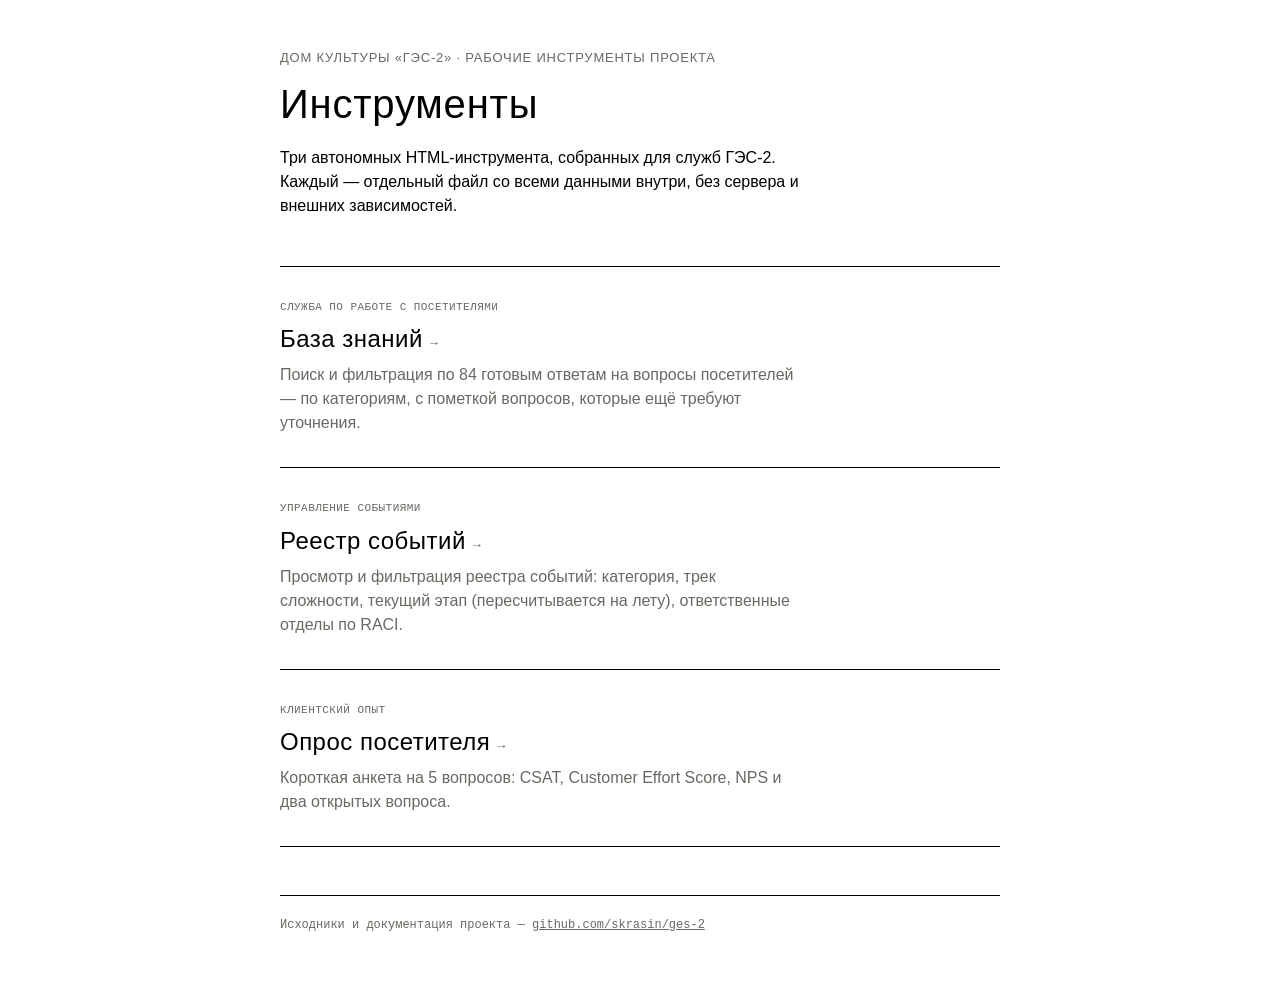
<file: index.html>
<!DOCTYPE html>
<html lang="ru">
<head>
<meta charset="UTF-8">
<meta name="viewport" content="width=device-width, initial-scale=1">
<title>ГЭС-2 — рабочие инструменты проекта</title>
<style>
  :root {
    --font-text: "Diagramatika Text", "Diagramatika Text Fallback", "Helvetica Neue", Arial, sans-serif;
    --font-display: "Diagramatika Display", "Diagramatika Display Fallback", "Helvetica Neue", Arial, sans-serif;
    --font-mono: ui-monospace, SFMono-Regular, Consolas, "Liberation Mono", Menlo, monospace;
    --tracking-display: 0.02em;

    --text-base: 16px;
    --text-lg: 18px;
    --display-md: 24px;
    --display-lg: 40px;

    --space-1: 6px;
    --space-2: 12px;
    --space-4: 20px;
    --space-6: 32px;
    --space-8: 48px;

    --color-ink: #000000;
    --color-paper: #FFFFFF;
    --color-muted: #6B6862;
    --color-hairline-bg: #F1EFE9;
    --border-hairline: 0.5px solid var(--color-ink);
    --radius: 0px;
  }

  *{box-sizing:border-box;}
  body{
    margin:0; background:var(--color-paper); color:var(--color-ink);
    font-family:var(--font-text); font-size:var(--text-base); line-height:1.5;
    -webkit-font-smoothing:antialiased;
  }
  .page{max-width:760px; margin:0 auto; padding: var(--space-8) var(--space-4) var(--space-8);}

  .eyebrow{
    font-family:var(--font-text); font-size:13px; text-transform:uppercase;
    letter-spacing:0.06em; color:var(--color-muted);
  }
  h1{
    font-family:var(--font-display); font-weight:400; letter-spacing:var(--tracking-display);
    font-size:var(--display-lg); margin: var(--space-1) 0 0; text-wrap:balance;
  }
  .dek{color:var(--color-ink); margin: var(--space-2) 0 0; max-width:60ch;}

  .tools{margin-top: var(--space-8); border-top: var(--border-hairline);}
  .tool{
    display:block; padding: var(--space-6) 0; border-bottom: var(--border-hairline);
    text-decoration:none; color:inherit;
  }
  .tool:hover .tool-title{text-decoration:underline;}
  .tool-eyebrow{
    font-family:var(--font-mono); font-size:11px; color:var(--color-muted);
    text-transform:uppercase; letter-spacing:0.04em;
  }
  .tool-title{
    font-family:var(--font-display); font-weight:400; letter-spacing:var(--tracking-display);
    font-size:var(--display-md); margin: var(--space-1) 0 var(--space-1);
  }
  .tool-desc{color:var(--color-muted); max-width:58ch;}
  .tool-arrow{font-family:var(--font-mono); font-size:13px; color:var(--color-muted);}

  footer{
    margin-top: var(--space-8); padding-top: var(--space-4); border-top: var(--border-hairline);
    font-family:var(--font-mono); font-size:12px; color:var(--color-muted);
  }
  footer a{color:inherit;}
</style>
</head>
<body>
<div class="page">

  <div class="eyebrow">Дом культуры «ГЭС-2» · рабочие инструменты проекта</div>
  <h1>Инструменты</h1>
  <p class="dek">Три автономных HTML-инструмента, собранных для служб ГЭС-2. Каждый — отдельный файл со всеми данными внутри, без сервера и внешних зависимостей.</p>

  <div class="tools">
    <a class="tool" href="knowledge-base/index.html">
      <div class="tool-eyebrow">Служба по работе с посетителями</div>
      <div class="tool-title">База знаний <span class="tool-arrow">→</span></div>
      <div class="tool-desc">Поиск и фильтрация по 84 готовым ответам на вопросы посетителей — по категориям, с пометкой вопросов, которые ещё требуют уточнения.</div>
    </a>

    <a class="tool" href="event-management/index.html">
      <div class="tool-eyebrow">Управление событиями</div>
      <div class="tool-title">Реестр событий <span class="tool-arrow">→</span></div>
      <div class="tool-desc">Просмотр и фильтрация реестра событий: категория, трек сложности, текущий этап (пересчитывается на лету), ответственные отделы по RACI.</div>
    </a>

    <a class="tool" href="surveys/visitor-survey-basic.html">
      <div class="tool-eyebrow">Клиентский опыт</div>
      <div class="tool-title">Опрос посетителя <span class="tool-arrow">→</span></div>
      <div class="tool-desc">Короткая анкета на 5 вопросов: CSAT, Customer Effort Score, NPS и два открытых вопроса.</div>
    </a>
  </div>

  <footer>
    Исходники и документация проекта — <a href="https://github.com/skrasin/ges-2">github.com/skrasin/ges-2</a>
  </footer>

</div>
</body>
</html>
</file>
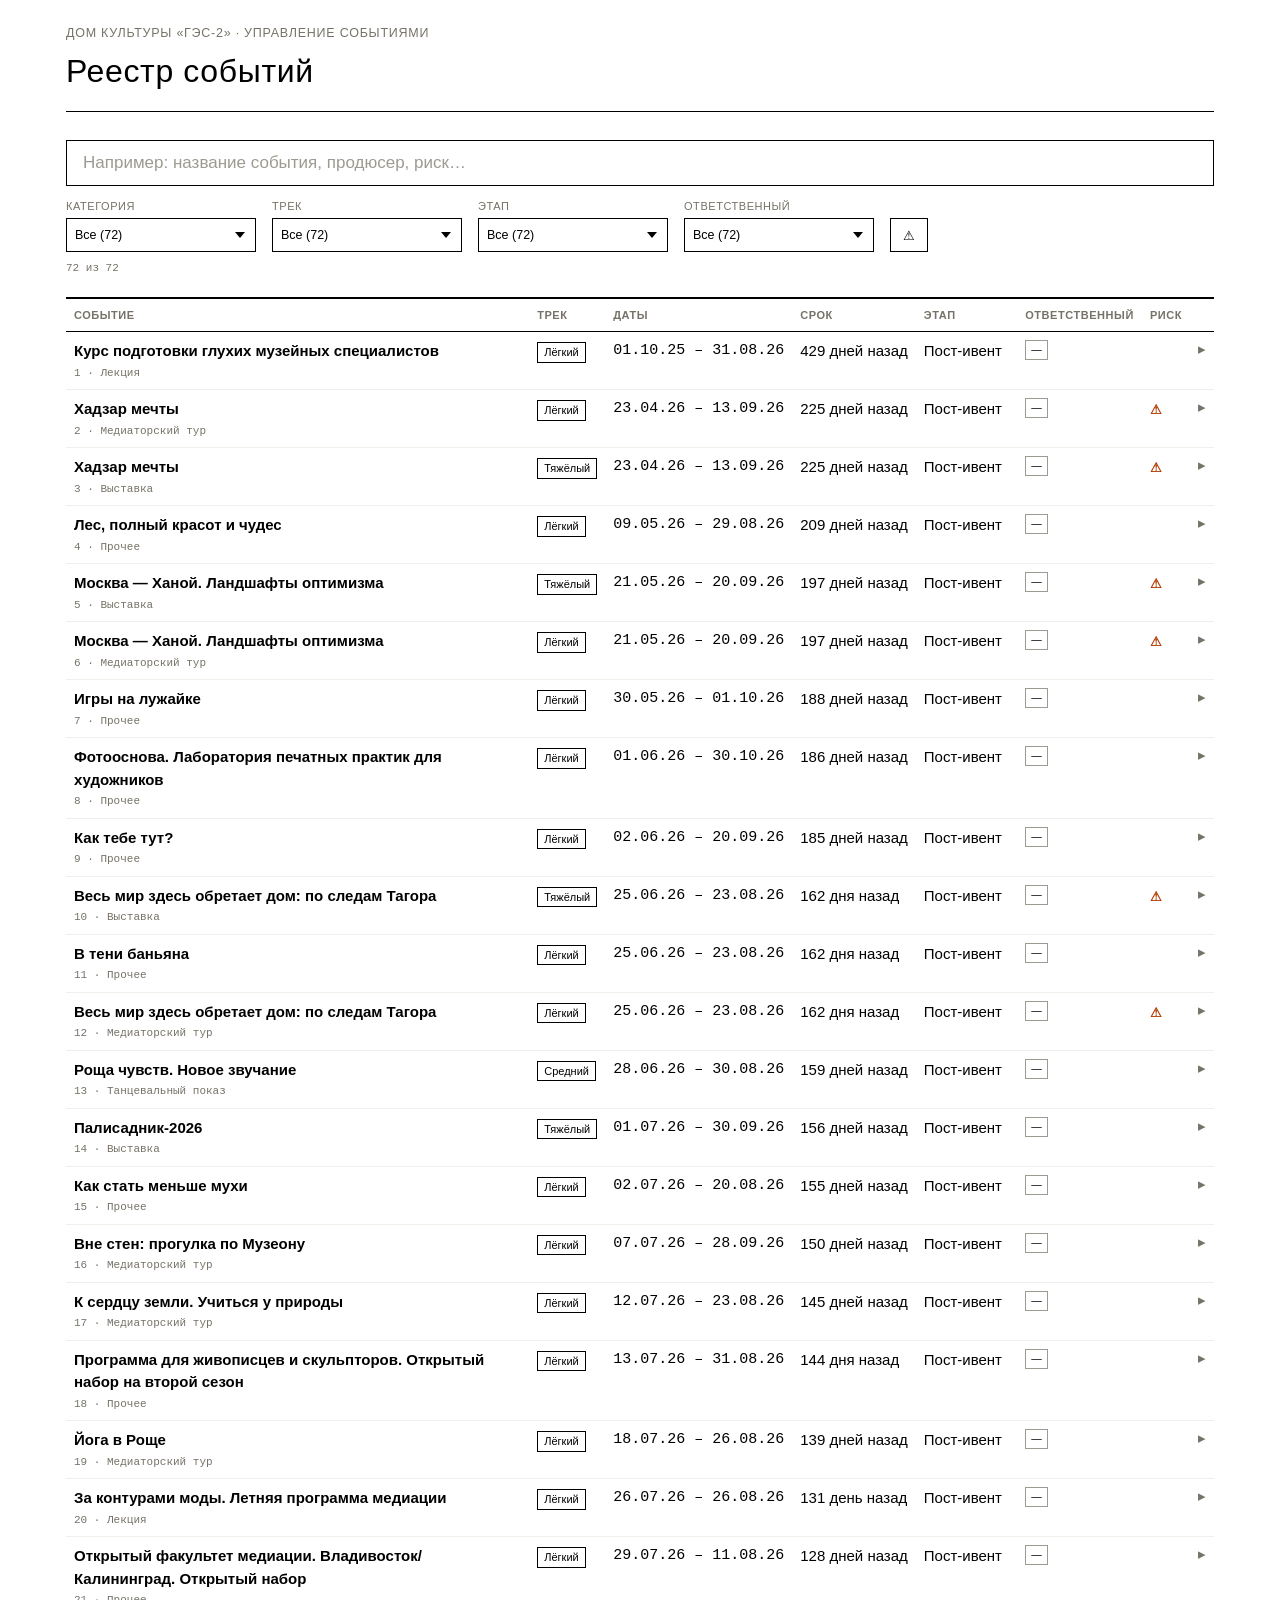
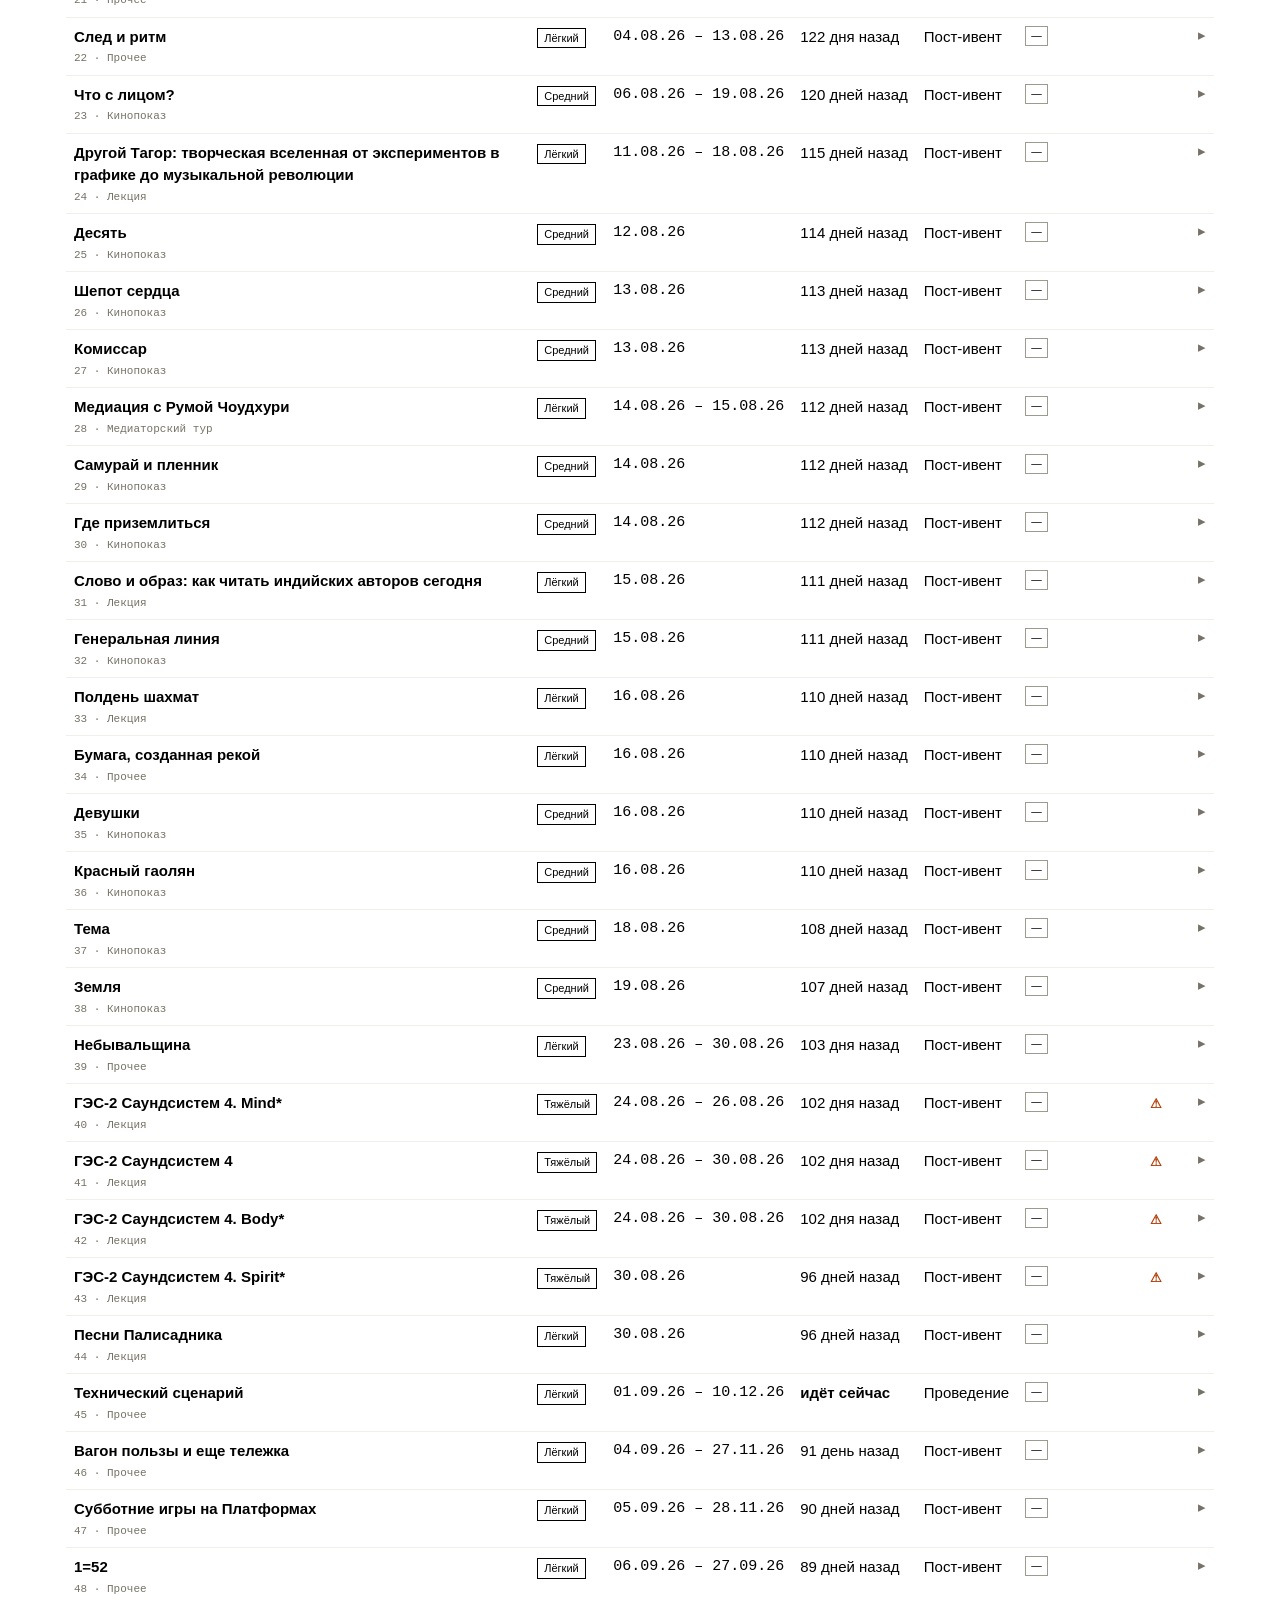
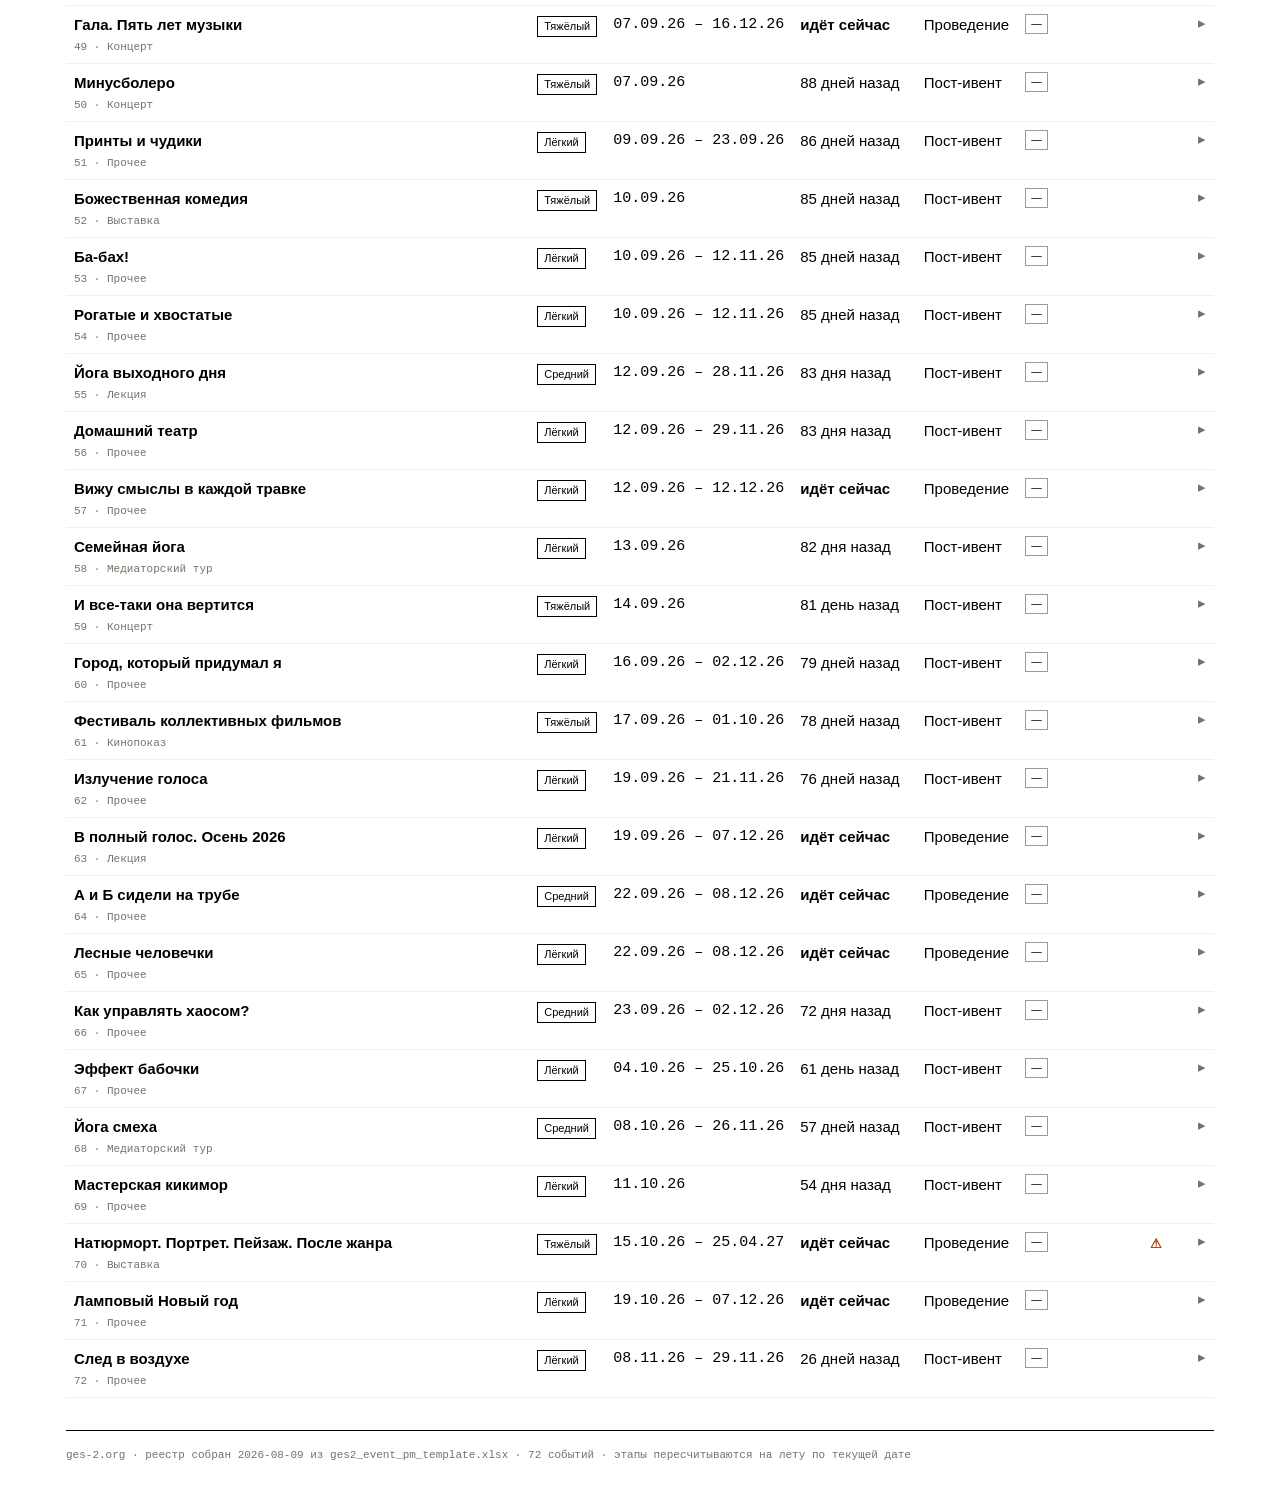
<file: event-management/index.html>
<!DOCTYPE html>
<html lang="ru">
<head>
<meta charset="UTF-8">
<meta name="viewport" content="width=device-width, initial-scale=1">
<title>ГЭС-2 — реестр событий</title>
<!--
  Автономный файл: данные, стили и логика встроены целиком, внешних
  запросов и зависимостей нет.

  ЭТО СГЕНЕРИРОВАННЫЙ ФАЙЛ. Не редактируйте его напрямую — правки потеряются
  при следующей сборке. Источник:
    docs/ges2_event_pm_template.xlsx        — исходные данные (Excel)
    event-management/template.html          — этот шаблон
    event-management/build_registry.py      — сборщик
    event-management/registry-data.json     — извлечённые данные (побочный
                                               артефакт сборки, для переиспользования)

  Обновить реестр: отредактируйте .xlsx, затем
    python3 event-management/build_registry.py

  Это ТОЛЬКО ПРОСМОТР: поиск и фильтрация, без редактирования полей —
  так и было запрошено. Правки вносятся в исходный .xlsx.

  "Текущий этап" в исходном файле — статичная подсказка на дату сборки
  (09.08.2026), не формула. Здесь он ПЕРЕСЧИТЫВАЕТСЯ на лету по реальной
  дате устройства посетителя (см. computeStage ниже) — так реестр не
  устаревает молча. Формула восстановлена из листов "Этапы по трекам" и
  проверена на исходных данных (все 23 события "в процессе" на 09.08.2026
  дают тот же результат, что и статичное значение в файле).
-->
<style>
  :root {
    --font-text: "Diagramatika Text", "Diagramatika Text Fallback", "Helvetica Neue", Arial, sans-serif;
    --font-display: "Diagramatika Display", "Diagramatika Display Fallback", "Helvetica Neue", Arial, sans-serif;
    --font-mono: ui-monospace, SFMono-Regular, Consolas, "Liberation Mono", Menlo, monospace;
    --tracking-display: 0.02em;

    --text-sm: 12.5px;
    --text-base: 15px;
    --text-lg: 17px;
    --display-md: 21px;
    --display-lg: 32px;

    --space-1: 4px;
    --space-2: 8px;
    --space-3: 12px;
    --space-4: 16px;
    --space-6: 24px;
    --space-8: 32px;

    --color-ink: #000000;
    --color-paper: #FFFFFF;
    --color-muted: #767267;
    --color-hint: #9C9A91;
    --color-hairline-bg: #F1EFE9;
    --color-stripe: #FAF9F5;
    --color-error: #B23A00;

    --status-green: #2F6B3D;
    --status-green-bg: #E7EFE5;
    --status-amber: #9C6B0B;
    --status-amber-bg: #F5EDDB;
    --status-red: #B23A00;
    --status-red-bg: #F5E4DB;
    --status-grey: #9C9A91;
    --status-grey-bg: #F1EFE9;

    --border-hairline: 0.5px solid var(--color-ink);
    --radius: 0px;
  }

  *{box-sizing:border-box;}
  body{
    margin:0; background:var(--color-paper); color:var(--color-ink);
    font-family:var(--font-text); font-size:var(--text-base); line-height:1.5;
    -webkit-font-smoothing:antialiased;
  }
  .wrap{max-width:1180px; margin:0 auto; padding: 0 var(--space-4) var(--space-8);}

  header.masthead{
    padding: var(--space-6) 0 var(--space-4);
    border-bottom: var(--border-hairline);
    margin-bottom: var(--space-4);
  }
  .eyebrow{
    font-family:var(--font-text); font-size:var(--text-sm); text-transform:uppercase;
    letter-spacing:0.06em; color:var(--color-muted);
  }
  h1{
    font-family:var(--font-display); font-weight:400; letter-spacing:var(--tracking-display);
    font-size:var(--display-lg); margin: var(--space-1) 0 0;
  }

  /* ---- поиск ---- */
  .search-bar{
    position:sticky; top:0; background:var(--color-paper); z-index:5;
    padding: var(--space-3) 0; border-bottom: var(--border-hairline);
    margin-top: var(--space-4);
  }
  #search{
    width:100%; font-family:var(--font-text); font-size:var(--text-lg); color:var(--color-ink);
    border: var(--border-hairline); border-radius:var(--radius); background:var(--color-paper);
    padding: var(--space-3) var(--space-4); margin-bottom: var(--space-3);
  }
  #search::placeholder{color:var(--color-hint);}
  #search:focus-visible{outline:2px solid var(--color-ink); outline-offset:2px;}

  .filters-line{display:flex; align-items:flex-end; gap: var(--space-4); flex-wrap:wrap; margin-bottom: var(--space-2);}
  .filter-item{display:flex; flex-direction:column; gap:4px;}
  .filter-label{
    font-family:var(--font-text); font-size:11px; text-transform:uppercase; letter-spacing:0.05em;
    color:var(--color-muted);
  }
  .filter-select{
    font-family:var(--font-text); font-size:var(--text-sm); color:var(--color-ink);
    background:var(--color-paper); border: var(--border-hairline); border-radius:var(--radius);
    padding: var(--space-1) 28px var(--space-1) var(--space-2); min-width:190px; cursor:pointer; height:34px;
    /* Нативный select рисуется системным виджетом со скруглением, которое
       border-radius не перебивает — appearance:none снимает системный вид,
       дальше рисуем свою прямоугольную рамку и стрелку. */
    -webkit-appearance:none; -moz-appearance:none; appearance:none;
    background-image:url("data:image/svg+xml,%3Csvg xmlns='http://www.w3.org/2000/svg' width='10' height='6'%3E%3Cpath d='M0 0L5 6L10 0Z' fill='%23000'/%3E%3C/svg%3E");
    background-repeat:no-repeat; background-position:right 10px center;
  }
  .filter-select:focus-visible{outline:2px solid var(--color-ink); outline-offset:1px;}
  .filter-select::-ms-expand{display:none;}

  .toggle{
    font-family:var(--font-text); font-size:var(--text-sm); color:var(--color-ink);
    background:var(--color-paper); border: var(--border-hairline); border-radius:var(--radius);
    padding: var(--space-1) var(--space-3); cursor:pointer; height:34px;
  }
  .toggle.active{background:var(--color-ink); color:var(--color-paper);}

  .result-count{font-family:var(--font-mono); font-size:11px; color:var(--color-muted); margin-bottom: var(--space-2);}

  /* ---- таблица реестра ---- */
  .table-scroll{overflow-x:auto; border-top: var(--border-hairline);}
  table.registry{width:100%; border-collapse:collapse; min-width:1000px;}
  table.registry th{
    background:var(--color-paper);
    text-align:left; font-family:var(--font-text); font-size:11px; text-transform:uppercase;
    letter-spacing:0.05em; color:var(--color-muted); padding: var(--space-2) var(--space-2);
    border-bottom: var(--border-hairline); cursor:pointer; white-space:nowrap; user-select:none;
  }
  table.registry th .arrow{color:var(--color-ink); margin-left:3px;}
  table.registry td{
    padding: var(--space-2); border-bottom: 0.5px solid var(--color-hairline-bg);
    vertical-align:top; font-size:var(--text-base);
  }
  table.registry tbody tr.event-row{cursor:pointer;}
  table.registry tbody tr.event-row:hover{background:var(--color-stripe);}
  table.registry tbody tr.event-row.expanded{background:var(--color-hairline-bg);}
  .col-title{min-width:260px;}
  .ev-title{font-weight:600;}
  .ev-sub{font-family:var(--font-mono); font-size:11px; color:var(--color-muted); margin-top:2px;}
  .track-badge{
    display:inline-block; font-family:var(--font-text); font-size:11px;
    border: var(--border-hairline); padding:1px 6px;
  }
  .dates-cell{font-family:var(--font-mono); font-size:12px; white-space:nowrap;}
  .tminus-cell{white-space:nowrap;}
  .tminus-now{font-weight:600;}
  .dept-chips{display:flex; flex-wrap:wrap; gap:3px; max-width:220px;}
  .dept-chip{
    font-size:10.5px; font-family:var(--font-text); border: 0.5px solid var(--color-hint);
    padding:1px 5px; color:var(--color-ink); white-space:nowrap;
  }
  .risk-flag{color:var(--color-error); font-weight:700; font-size:13px;}
  .chevron{color:var(--color-muted); font-family:var(--font-mono); font-size:11px;}

  /* ---- детальная панель ---- */
  tr.detail-row td{
    padding: var(--space-4); background:var(--color-hairline-bg); border-bottom: var(--border-hairline);
  }
  .detail-grid{display:grid; grid-template-columns: 1.1fr 1fr; gap: var(--space-6);}
  @media (max-width: 900px){ .detail-grid{grid-template-columns:1fr;} }
  .detail-block h4{
    font-family:var(--font-text); font-size:11px; text-transform:uppercase; letter-spacing:0.05em;
    color:var(--color-muted); margin:0 0 var(--space-2);
  }
  .detail-fact{font-size:var(--text-sm); margin-bottom:4px;}
  .detail-fact b{font-weight:600;}
  .link-line a{color:var(--color-ink);}

  .status-grid{display:grid; grid-template-columns:1fr auto; gap:4px 12px; font-size:var(--text-sm);}
  .status-dot{display:inline-block; width:8px; height:8px; border-radius:50%; margin-right:5px; vertical-align:middle;}
  .status-dot.green{background:var(--status-green);}
  .status-dot.amber{background:var(--status-amber);}
  .status-dot.red{background:var(--status-red);}
  .status-dot.grey{background:var(--status-grey);}
  .status-text{font-size:12px;}

  table.stage-table{width:100%; border-collapse:collapse; font-size:12px; margin-top:4px;}
  table.stage-table th{
    text-align:left; font-size:10px; text-transform:uppercase; color:var(--color-muted);
    padding:3px 6px; border-bottom: 0.5px solid var(--color-hint);
  }
  table.stage-table td{padding:3px 6px; border-bottom: 0.5px solid var(--color-hairline-bg); vertical-align:top;}
  table.stage-table tr.current-stage td{background:#fff; font-weight:600; box-shadow: inset 2px 0 0 var(--color-ink);}
  .raci-role{font-family:var(--font-mono); font-weight:700;}

  .risk-box{
    font-size:var(--text-sm); background:#fff; border-left:3px solid var(--color-error);
    padding: var(--space-2) var(--space-3); margin-top: var(--space-2);
  }

  .empty-state{text-align:center; padding: var(--space-8) var(--space-4); color:var(--color-muted);}
  .empty-state button{
    margin-top: var(--space-3); font-family:var(--font-text); font-size:var(--text-sm);
    background:var(--color-ink); color:var(--color-paper); border:none;
    border-radius:var(--radius); padding: var(--space-2) var(--space-4); cursor:pointer;
  }

  footer.page-footer{
    margin-top: var(--space-8); padding-top: var(--space-4); border-top: var(--border-hairline);
    font-family:var(--font-mono); font-size:11px; color:var(--color-muted);
  }
</style>
</head>
<body>
<div class="wrap">

  <header class="masthead">
    <div class="eyebrow">Дом культуры «ГЭС-2» · управление событиями</div>
    <h1>Реестр событий</h1>
  </header>

  <div class="search-bar">
    <input type="search" id="search" placeholder="Например: название события, продюсер, риск…" autocomplete="off">

    <div class="filters-line">
      <div class="filter-item">
        <span class="filter-label">Категория</span>
        <select class="filter-select" id="f-category"></select>
      </div>
      <div class="filter-item">
        <span class="filter-label">Трек</span>
        <select class="filter-select" id="f-track"></select>
      </div>
      <div class="filter-item">
        <span class="filter-label">Этап</span>
        <select class="filter-select" id="f-stage"></select>
      </div>
      <div class="filter-item">
        <span class="filter-label">Ответственный</span>
        <select class="filter-select" id="f-dept"></select>
      </div>
      <button type="button" class="toggle" id="f-risk">⚠</button>
    </div>
    <div class="result-count" id="result-count"></div>
  </div>

  <div class="table-scroll">
    <table class="registry" id="registry-table">
      <thead>
        <tr>
          <th data-sort="title" class="col-title">Событие <span class="arrow"></span></th>
          <th data-sort="track">Трек <span class="arrow"></span></th>
          <th data-sort="dateStart">Даты <span class="arrow"></span></th>
          <th data-sort="tminus">Срок <span class="arrow"></span></th>
          <th data-sort="stage">Этап <span class="arrow"></span></th>
          <th>Ответственный</th>
          <th>Риск</th>
          <th></th>
        </tr>
      </thead>
      <tbody id="registry-body"></tbody>
    </table>
  </div>

  <footer class="page-footer">
    ges-2.org · реестр собран 2026-08-09 из ges2_event_pm_template.xlsx · 72 событий · этапы пересчитываются на лету по текущей дате
  </footer>

</div>

<script type="application/json" id="registry-data">{"meta": {"generated": "2026-08-09", "source": "docs/ges2_event_pm_template.xlsx", "totalEvents": 72}, "categories": ["Концерт", "Танцевальный показ", "Медиаторский тур", "Выставка", "Кинопоказ", "Лекция", "Прочее"], "tracks": ["Лёгкий", "Средний", "Тяжёлый"], "stagesOrder": ["Заявка/утверждение", "Бронирование площадки и ресурсов", "Продакшн", "Маркетинг/PR-план", "Финальная неделя", "Проведение", "Пост-ивент"], "departments": ["Продакшн/техника", "Маркетинг", "PR", "Площадка", "Питание", "Охрана"], "statusValues": ["Не начат", "Зелёный", "Жёлтый", "Красный", "Н/Д"], "stagesByTrack": {"Лёгкий": [{"stage": "Заявка/утверждение", "startTMinus": -45, "deadlineTMinus": -35, "responsible": "Продюсер", "comment": "Согласование темы/спикера, бюджет при наличии"}, {"stage": "Бронирование площадки и ресурсов", "startTMinus": -34, "deadlineTMinus": -21, "responsible": "Продюсер + Площадка", "comment": "Аудитория/зал, техника по минимуму"}, {"stage": "Маркетинг/PR-план", "startTMinus": -20, "deadlineTMinus": -7, "responsible": "Маркетинг", "comment": "Анонс в календаре и соцсетях, без спецкампании"}, {"stage": "Финальная неделя", "startTMinus": -7, "deadlineTMinus": -1, "responsible": "Продюсер", "comment": "Финальная сверка тайминга, без брифинга охраны/питания"}, {"stage": "Проведение", "startTMinus": 0, "deadlineTMinus": 0, "responsible": "Продюсер", "comment": "—"}, {"stage": "Пост-ивент", "startTMinus": 1, "deadlineTMinus": 5, "responsible": "Продюсер", "comment": "Короткий отчёт: явка, обратная связь"}], "Средний": [{"stage": "Заявка/утверждение", "startTMinus": -60, "deadlineTMinus": -45, "responsible": "Продюсер", "comment": "Согласование концепции и бюджета"}, {"stage": "Бронирование площадки и ресурсов", "startTMinus": -44, "deadlineTMinus": -25, "responsible": "Продюсер + Площадка", "comment": "Зал/пространство, базовая техника"}, {"stage": "Продакшн", "startTMinus": -30, "deadlineTMinus": -10, "responsible": "Продакшн", "comment": "Монтаж/техническое обеспечение показа или экспозиции"}, {"stage": "Маркетинг/PR-план", "startTMinus": -30, "deadlineTMinus": -3, "responsible": "Маркетинг + PR", "comment": "Анонс, пресс-лист при необходимости"}, {"stage": "Финальная неделя", "startTMinus": -7, "deadlineTMinus": -1, "responsible": "Продюсер", "comment": "Брифинг площадки, проверка готовности зала"}, {"stage": "Проведение", "startTMinus": 0, "deadlineTMinus": 0, "responsible": "Продюсер + Площадка", "comment": "—"}, {"stage": "Пост-ивент", "startTMinus": 1, "deadlineTMinus": 7, "responsible": "Продюсер", "comment": "Демонтаж, отчёт по посещаемости и медиаохвату"}], "Тяжёлый": [{"stage": "Заявка/утверждение", "startTMinus": -90, "deadlineTMinus": -70, "responsible": "Продюсер", "comment": "Утверждение концепции, бюджета, состава участников"}, {"stage": "Бронирование площадки и ресурсов", "startTMinus": -69, "deadlineTMinus": -40, "responsible": "Продюсер + Площадка", "comment": "Основной зал/двор, расширенная техника"}, {"stage": "Продакшн", "startTMinus": -45, "deadlineTMinus": -14, "responsible": "Продакшн", "comment": "Сцена, свет, звук, монтаж экспозиции"}, {"stage": "Маркетинг/PR-план", "startTMinus": -45, "deadlineTMinus": -5, "responsible": "Маркетинг + PR", "comment": "Полная кампания: анонс, реклама, пресса, инфлюенсеры"}, {"stage": "Финальная неделя", "startTMinus": -7, "deadlineTMinus": -1, "responsible": "Продюсер", "comment": "Брифинг охраны (потоки, зоны), питания (объём, тайминг), площадки, финальный техпрогон"}, {"stage": "Проведение", "startTMinus": 0, "deadlineTMinus": 0, "responsible": "Все отделы", "comment": "Продюсер координирует, охрана/питание/площадка — на месте"}, {"stage": "Пост-ивент", "startTMinus": 1, "deadlineTMinus": 10, "responsible": "Продюсер", "comment": "Демонтаж, разбор инцидентов, отчёт по всем метрикам"}]}, "raci": {"Лёгкий": {"Заявка/утверждение": {"Продюсер": "R", "Маркетинг": null, "PR": null, "Площадка": null, "Питание": null, "Охрана": null, "Продакшн/техника": null}, "Бронирование площадки и ресурсов": {"Продюсер": "A", "Маркетинг": null, "PR": null, "Площадка": "R", "Питание": null, "Охрана": null, "Продакшн/техника": null}, "Маркетинг/PR-план": {"Продюсер": "A", "Маркетинг": "R", "PR": "I", "Площадка": null, "Питание": null, "Охрана": null, "Продакшн/техника": null}, "Финальная неделя": {"Продюсер": "R", "Маркетинг": "I", "PR": null, "Площадка": "I", "Питание": null, "Охрана": null, "Продакшн/техника": null}, "Проведение": {"Продюсер": "R", "Маркетинг": null, "PR": null, "Площадка": "C", "Питание": null, "Охрана": null, "Продакшн/техника": null}, "Пост-ивент": {"Продюсер": "R", "Маркетинг": "I", "PR": null, "Площадка": null, "Питание": null, "Охрана": null, "Продакшн/техника": null}}, "Средний": {"Заявка/утверждение": {"Продюсер": "R", "Маркетинг": "C", "PR": "C", "Площадка": "C", "Питание": null, "Охрана": null, "Продакшн/техника": null}, "Бронирование площадки и ресурсов": {"Продюсер": "A", "Маркетинг": null, "PR": null, "Площадка": "R", "Питание": null, "Охрана": null, "Продакшн/техника": "C"}, "Продакшн": {"Продюсер": "A", "Маркетинг": null, "PR": null, "Площадка": "C", "Питание": null, "Охрана": null, "Продакшн/техника": "R"}, "Маркетинг/PR-план": {"Продюсер": "A", "Маркетинг": "R", "PR": "R", "Площадка": "I", "Питание": null, "Охрана": null, "Продакшн/техника": null}, "Финальная неделя": {"Продюсер": "R", "Маркетинг": "I", "PR": "I", "Площадка": "A", "Питание": "I", "Охрана": "I", "Продакшн/техника": "C"}, "Проведение": {"Продюсер": "R", "Маркетинг": null, "PR": null, "Площадка": "C", "Питание": null, "Охрана": null, "Продакшн/техника": "C"}, "Пост-ивент": {"Продюсер": "R", "Маркетинг": "C", "PR": "C", "Площадка": "I", "Питание": null, "Охрана": null, "Продакшн/техника": "I"}}, "Тяжёлый": {"Заявка/утверждение": {"Продюсер": "R", "Маркетинг": "C", "PR": "C", "Площадка": "C", "Питание": "C", "Охрана": "C", "Продакшн/техника": "C"}, "Бронирование площадки и ресурсов": {"Продюсер": "A", "Маркетинг": null, "PR": null, "Площадка": "R", "Питание": "I", "Охрана": "I", "Продакшн/техника": "C"}, "Продакшн": {"Продюсер": "A", "Маркетинг": null, "PR": null, "Площадка": "C", "Питание": null, "Охрана": null, "Продакшн/техника": "R"}, "Маркетинг/PR-план": {"Продюсер": "A", "Маркетинг": "R", "PR": "R", "Площадка": "I", "Питание": null, "Охрана": null, "Продакшн/техника": "I"}, "Финальная неделя": {"Продюсер": "A", "Маркетинг": "I", "PR": "I", "Площадка": "R", "Питание": "R", "Охрана": "R", "Продакшн/техника": "C"}, "Проведение": {"Продюсер": "R", "Маркетинг": "I", "PR": "I", "Площадка": "C", "Питание": "C", "Охрана": "C", "Продакшн/техника": "C"}, "Пост-ивент": {"Продюсер": "R", "Маркетинг": "C", "PR": "C", "Площадка": "C", "Питание": "C", "Охрана": "C", "Продакшн/техника": "C"}}}, "events": [{"id": 1, "title": "Курс подготовки глухих музейных специалистов", "category": "Лекция", "track": "Лёгкий", "dateStart": "2025-10-01", "dateEnd": "2026-08-31", "producer": null, "sourceStageHint": "Проведение", "departments": {"Продакшн/техника": null, "Маркетинг": null, "PR": null, "Площадка": null, "Питание": null, "Охрана": null}, "paid": false, "riskNote": null, "link": "https://ges-2.org/training-course-for-deaf-museum-professionals"}, {"id": 2, "title": "Хадзар мечты", "category": "Медиаторский тур", "track": "Лёгкий", "dateStart": "2026-04-23", "dateEnd": "2026-09-13", "producer": null, "sourceStageHint": "Проведение", "departments": {"Продакшн/техника": null, "Маркетинг": null, "PR": null, "Площадка": null, "Питание": null, "Охрана": null}, "paid": false, "riskNote": "Выставка закрывается 13.09 — почти одновременно с «Москва — Ханой» (20.09).", "link": "https://ges-2.org/khadzar-of-dreams-mediated-tour"}, {"id": 3, "title": "Хадзар мечты", "category": "Выставка", "track": "Тяжёлый", "dateStart": "2026-04-23", "dateEnd": "2026-09-13", "producer": null, "sourceStageHint": "Проведение", "departments": {"Продакшн/техника": null, "Маркетинг": null, "PR": null, "Площадка": null, "Питание": null, "Охрана": null}, "paid": false, "riskNote": "Выставка закрывается 13.09 — почти одновременно с «Москва — Ханой» (20.09).", "link": "https://ges-2.org/projects/khadzar-of-dreams"}, {"id": 4, "title": "Лес, полный красот и чудес", "category": "Прочее", "track": "Лёгкий", "dateStart": "2026-05-09", "dateEnd": "2026-08-29", "producer": null, "sourceStageHint": "Проведение", "departments": {"Продакшн/техника": null, "Маркетинг": null, "PR": null, "Площадка": null, "Питание": null, "Охрана": null}, "paid": false, "riskNote": null, "link": "https://ges-2.org/forest-full-of-beauty-and-wonders"}, {"id": 5, "title": "Москва — Ханой. Ландшафты оптимизма", "category": "Выставка", "track": "Тяжёлый", "dateStart": "2026-05-21", "dateEnd": "2026-09-20", "producer": null, "sourceStageHint": "Проведение", "departments": {"Продакшн/техника": null, "Маркетинг": null, "PR": null, "Площадка": null, "Питание": null, "Охрана": null}, "paid": false, "riskNote": "Закрытие 20.09 — окно на монтаж следующей выставки («Натюрморт…», открытие 15.10) около месяца.", "link": "https://ges-2.org/projects/moscow-hanoi-landscapes-of-optimism"}, {"id": 6, "title": "Москва — Ханой. Ландшафты оптимизма", "category": "Медиаторский тур", "track": "Лёгкий", "dateStart": "2026-05-21", "dateEnd": "2026-09-20", "producer": null, "sourceStageHint": "Проведение", "departments": {"Продакшн/техника": null, "Маркетинг": null, "PR": null, "Площадка": null, "Питание": null, "Охрана": null}, "paid": false, "riskNote": "Закрытие 20.09 — окно на монтаж следующей выставки («Натюрморт…», открытие 15.10) около месяца.", "link": "https://ges-2.org/moscow-hanoi-landscapes-of-optimism-mediated-tour"}, {"id": 7, "title": "Игры на лужайке", "category": "Прочее", "track": "Лёгкий", "dateStart": "2026-05-30", "dateEnd": "2026-10-01", "producer": null, "sourceStageHint": "Проведение", "departments": {"Продакшн/техника": null, "Маркетинг": null, "PR": null, "Площадка": null, "Питание": null, "Охрана": null}, "paid": false, "riskNote": null, "link": "https://ges-2.org/lawn-games"}, {"id": 8, "title": "Фотооснова. Лаборатория печатных практик для художников", "category": "Прочее", "track": "Лёгкий", "dateStart": "2026-06-01", "dateEnd": "2026-10-30", "producer": null, "sourceStageHint": "Проведение", "departments": {"Продакшн/техника": null, "Маркетинг": null, "PR": null, "Площадка": null, "Питание": null, "Охрана": null}, "paid": false, "riskNote": null, "link": "https://ges-2.org/photo-basis-printmaking-practices-lab-for-artists"}, {"id": 9, "title": "Как тебе тут?", "category": "Прочее", "track": "Лёгкий", "dateStart": "2026-06-02", "dateEnd": "2026-09-20", "producer": null, "sourceStageHint": "Проведение", "departments": {"Продакшн/техника": null, "Маркетинг": null, "PR": null, "Площадка": null, "Питание": null, "Охрана": null}, "paid": false, "riskNote": null, "link": "https://ges-2.org/how-do-you-like-it-here"}, {"id": 10, "title": "Весь мир здесь обретает дом: по следам Тагора", "category": "Выставка", "track": "Тяжёлый", "dateStart": "2026-06-25", "dateEnd": "2026-08-23", "producer": null, "sourceStageHint": "Проведение", "departments": {"Продакшн/техника": null, "Маркетинг": null, "PR": null, "Площадка": null, "Питание": null, "Охрана": null}, "paid": false, "riskNote": "Закрытие 23.08 — одна из трёх почти одновременно закрывающихся выставок.", "link": "https://ges-2.org/projects/the-world-in-a-single-nest-following-the-way-of-tagore"}, {"id": 11, "title": "В тени баньяна", "category": "Прочее", "track": "Лёгкий", "dateStart": "2026-06-25", "dateEnd": "2026-08-23", "producer": null, "sourceStageHint": "Проведение", "departments": {"Продакшн/техника": null, "Маркетинг": null, "PR": null, "Площадка": null, "Питание": null, "Охрана": null}, "paid": false, "riskNote": null, "link": "https://ges-2.org/in-the-shade-of-the-banyan-tree"}, {"id": 12, "title": "Весь мир здесь обретает дом: по следам Тагора", "category": "Медиаторский тур", "track": "Лёгкий", "dateStart": "2026-06-25", "dateEnd": "2026-08-23", "producer": null, "sourceStageHint": "Проведение", "departments": {"Продакшн/техника": null, "Маркетинг": null, "PR": null, "Площадка": null, "Питание": null, "Охрана": null}, "paid": false, "riskNote": "Закрытие 23.08 — одна из трёх почти одновременно закрывающихся выставок.", "link": "https://ges-2.org/the-world-in-a-single-nest-following-the-way-of-tagore-mediated-tour"}, {"id": 13, "title": "Роща чувств. Новое звучание", "category": "Танцевальный показ", "track": "Средний", "dateStart": "2026-06-28", "dateEnd": "2026-08-30", "producer": null, "sourceStageHint": "Проведение", "departments": {"Продакшн/техника": null, "Маркетинг": null, "PR": null, "Площадка": null, "Питание": null, "Охрана": null}, "paid": false, "riskNote": null, "link": "https://ges-2.org/forest-of-feelings-the-new-sound"}, {"id": 14, "title": "Палисадник-2026", "category": "Выставка", "track": "Тяжёлый", "dateStart": "2026-07-01", "dateEnd": "2026-09-30", "producer": null, "sourceStageHint": "Проведение", "departments": {"Продакшн/техника": null, "Маркетинг": null, "PR": null, "Площадка": null, "Питание": null, "Охрана": null}, "paid": false, "riskNote": null, "link": "https://ges-2.org/projects/front-garden-2026"}, {"id": 15, "title": "Как стать меньше мухи", "category": "Прочее", "track": "Лёгкий", "dateStart": "2026-07-02", "dateEnd": "2026-08-20", "producer": null, "sourceStageHint": "Проведение", "departments": {"Продакшн/техника": null, "Маркетинг": null, "PR": null, "Площадка": null, "Питание": null, "Охрана": null}, "paid": false, "riskNote": null, "link": "https://ges-2.org/how-to-become-smaller-than-a-fly"}, {"id": 16, "title": "Вне стен: прогулка по Музеону", "category": "Медиаторский тур", "track": "Лёгкий", "dateStart": "2026-07-07", "dateEnd": "2026-09-28", "producer": null, "sourceStageHint": "Проведение", "departments": {"Продакшн/техника": null, "Маркетинг": null, "PR": null, "Площадка": null, "Питание": null, "Охрана": null}, "paid": false, "riskNote": null, "link": "https://ges-2.org/outside-the-walls-a-walk-in-muzeon-park"}, {"id": 17, "title": "К сердцу земли. Учиться у природы", "category": "Медиаторский тур", "track": "Лёгкий", "dateStart": "2026-07-12", "dateEnd": "2026-08-23", "producer": null, "sourceStageHint": "Проведение", "departments": {"Продакшн/техника": null, "Маркетинг": null, "PR": null, "Площадка": null, "Питание": null, "Охрана": null}, "paid": false, "riskNote": null, "link": "https://ges-2.org/to-the-heart-of-the-earth-learning-from-nature"}, {"id": 18, "title": "Программа для живописцев и скульпторов. Открытый набор на второй сезон", "category": "Прочее", "track": "Лёгкий", "dateStart": "2026-07-13", "dateEnd": "2026-08-31", "producer": null, "sourceStageHint": "Проведение", "departments": {"Продакшн/техника": null, "Маркетинг": null, "PR": null, "Площадка": null, "Питание": null, "Охрана": null}, "paid": false, "riskNote": null, "link": "https://ges-2.org/programme-for-painters-and-sculptors-open-call-for-season-2"}, {"id": 19, "title": "Йога в Роще", "category": "Медиаторский тур", "track": "Лёгкий", "dateStart": "2026-07-18", "dateEnd": "2026-08-26", "producer": null, "sourceStageHint": "Проведение", "departments": {"Продакшн/техника": null, "Маркетинг": null, "PR": null, "Площадка": null, "Питание": null, "Охрана": null}, "paid": false, "riskNote": null, "link": "https://ges-2.org/yoga-in-the-forest"}, {"id": 20, "title": "За контурами моды. Летняя программа медиации", "category": "Лекция", "track": "Лёгкий", "dateStart": "2026-07-26", "dateEnd": "2026-08-26", "producer": null, "sourceStageHint": "Проведение", "departments": {"Продакшн/техника": null, "Маркетинг": null, "PR": null, "Площадка": null, "Питание": null, "Охрана": null}, "paid": false, "riskNote": null, "link": "https://ges-2.org/beyond-fashion-contours-mediation-summer-programme"}, {"id": 21, "title": "Открытый факультет медиации. Владивосток/Калининград. Открытый набор", "category": "Прочее", "track": "Лёгкий", "dateStart": "2026-07-29", "dateEnd": "2026-08-11", "producer": null, "sourceStageHint": "Проведение", "departments": {"Продакшн/техника": null, "Маркетинг": null, "PR": null, "Площадка": null, "Питание": null, "Охрана": null}, "paid": false, "riskNote": null, "link": "https://ges-2.org/open-faculty-of-mediation-vladivostok-kaliningrad-open-call"}, {"id": 22, "title": "След и ритм", "category": "Прочее", "track": "Лёгкий", "dateStart": "2026-08-04", "dateEnd": "2026-08-13", "producer": null, "sourceStageHint": "Проведение", "departments": {"Продакшн/техника": null, "Маркетинг": null, "PR": null, "Площадка": null, "Питание": null, "Охрана": null}, "paid": false, "riskNote": null, "link": "https://ges-2.org/trace-and-rhythm"}, {"id": 23, "title": "Что с лицом?", "category": "Кинопоказ", "track": "Средний", "dateStart": "2026-08-06", "dateEnd": "2026-08-19", "producer": null, "sourceStageHint": "Проведение", "departments": {"Продакшн/техника": null, "Маркетинг": null, "PR": null, "Площадка": null, "Питание": null, "Охрана": null}, "paid": false, "riskNote": null, "link": "https://ges-2.org/projects/what-s-with-the-face"}, {"id": 24, "title": "Другой Тагор: творческая вселенная от экспериментов в графике до музыкальной революции", "category": "Лекция", "track": "Лёгкий", "dateStart": "2026-08-11", "dateEnd": "2026-08-18", "producer": null, "sourceStageHint": "Финальная неделя", "departments": {"Продакшн/техника": null, "Маркетинг": null, "PR": null, "Площадка": null, "Питание": null, "Охрана": null}, "paid": false, "riskNote": null, "link": "https://ges-2.org/the-other-tagore-the-creative-universe"}, {"id": 25, "title": "Десять", "category": "Кинопоказ", "track": "Средний", "dateStart": "2026-08-12", "dateEnd": "2026-08-12", "producer": null, "sourceStageHint": "Маркетинг/PR-план", "departments": {"Продакшн/техника": null, "Маркетинг": null, "PR": null, "Площадка": null, "Питание": null, "Охрана": null}, "paid": false, "riskNote": null, "link": "https://ges-2.org/ten"}, {"id": 26, "title": "Шепот сердца", "category": "Кинопоказ", "track": "Средний", "dateStart": "2026-08-13", "dateEnd": "2026-08-13", "producer": null, "sourceStageHint": "Маркетинг/PR-план", "departments": {"Продакшн/техника": null, "Маркетинг": null, "PR": null, "Площадка": null, "Питание": null, "Охрана": null}, "paid": false, "riskNote": null, "link": "https://ges-2.org/whisper-of-the-heart"}, {"id": 27, "title": "Комиссар", "category": "Кинопоказ", "track": "Средний", "dateStart": "2026-08-13", "dateEnd": "2026-08-13", "producer": null, "sourceStageHint": "Маркетинг/PR-план", "departments": {"Продакшн/техника": null, "Маркетинг": null, "PR": null, "Площадка": null, "Питание": null, "Охрана": null}, "paid": false, "riskNote": null, "link": "https://ges-2.org/commissar"}, {"id": 28, "title": "Медиация с Румой Чоудхури", "category": "Медиаторский тур", "track": "Лёгкий", "dateStart": "2026-08-14", "dateEnd": "2026-08-15", "producer": null, "sourceStageHint": "Финальная неделя", "departments": {"Продакшн/техника": null, "Маркетинг": null, "PR": null, "Площадка": null, "Питание": null, "Охрана": null}, "paid": false, "riskNote": null, "link": "https://ges-2.org/mediation-with-ruma-choudhury"}, {"id": 29, "title": "Самурай и пленник", "category": "Кинопоказ", "track": "Средний", "dateStart": "2026-08-14", "dateEnd": "2026-08-14", "producer": null, "sourceStageHint": "Маркетинг/PR-план", "departments": {"Продакшн/техника": null, "Маркетинг": null, "PR": null, "Площадка": null, "Питание": null, "Охрана": null}, "paid": false, "riskNote": null, "link": "https://ges-2.org/the-samurai-and-the-prisoner"}, {"id": 30, "title": "Где приземлиться", "category": "Кинопоказ", "track": "Средний", "dateStart": "2026-08-14", "dateEnd": "2026-08-14", "producer": null, "sourceStageHint": "Маркетинг/PR-план", "departments": {"Продакшн/техника": null, "Маркетинг": null, "PR": null, "Площадка": null, "Питание": null, "Охрана": null}, "paid": false, "riskNote": null, "link": "https://ges-2.org/where-to-land"}, {"id": 31, "title": "Слово и образ: как читать индийских авторов сегодня", "category": "Лекция", "track": "Лёгкий", "dateStart": "2026-08-15", "dateEnd": "2026-08-15", "producer": null, "sourceStageHint": "Финальная неделя", "departments": {"Продакшн/техника": null, "Маркетинг": null, "PR": null, "Площадка": null, "Питание": null, "Охрана": null}, "paid": false, "riskNote": null, "link": "https://ges-2.org/word-and-image-how-to-read-indian-authors-today"}, {"id": 32, "title": "Генеральная линия", "category": "Кинопоказ", "track": "Средний", "dateStart": "2026-08-15", "dateEnd": "2026-08-15", "producer": null, "sourceStageHint": "Маркетинг/PR-план", "departments": {"Продакшн/техника": null, "Маркетинг": null, "PR": null, "Площадка": null, "Питание": null, "Охрана": null}, "paid": false, "riskNote": null, "link": "https://ges-2.org/the-general-line"}, {"id": 33, "title": "Полдень шахмат", "category": "Лекция", "track": "Лёгкий", "dateStart": "2026-08-16", "dateEnd": "2026-08-16", "producer": null, "sourceStageHint": "Маркетинг/PR-план", "departments": {"Продакшн/техника": null, "Маркетинг": null, "PR": null, "Площадка": null, "Питание": null, "Охрана": null}, "paid": false, "riskNote": null, "link": "https://ges-2.org/afternoon-of-chess"}, {"id": 34, "title": "Бумага, созданная рекой", "category": "Прочее", "track": "Лёгкий", "dateStart": "2026-08-16", "dateEnd": "2026-08-16", "producer": null, "sourceStageHint": "Маркетинг/PR-план", "departments": {"Продакшн/техника": null, "Маркетинг": null, "PR": null, "Площадка": null, "Питание": null, "Охрана": null}, "paid": false, "riskNote": null, "link": "https://ges-2.org/paper-created-by-the-river"}, {"id": 35, "title": "Девушки", "category": "Кинопоказ", "track": "Средний", "dateStart": "2026-08-16", "dateEnd": "2026-08-16", "producer": null, "sourceStageHint": "Маркетинг/PR-план", "departments": {"Продакшн/техника": null, "Маркетинг": null, "PR": null, "Площадка": null, "Питание": null, "Охрана": null}, "paid": false, "riskNote": null, "link": "https://ges-2.org/the-girls"}, {"id": 36, "title": "Красный гаолян", "category": "Кинопоказ", "track": "Средний", "dateStart": "2026-08-16", "dateEnd": "2026-08-16", "producer": null, "sourceStageHint": "Маркетинг/PR-план", "departments": {"Продакшн/техника": null, "Маркетинг": null, "PR": null, "Площадка": null, "Питание": null, "Охрана": null}, "paid": false, "riskNote": null, "link": "https://ges-2.org/red-sorghum"}, {"id": 37, "title": "Тема", "category": "Кинопоказ", "track": "Средний", "dateStart": "2026-08-18", "dateEnd": "2026-08-18", "producer": null, "sourceStageHint": "Маркетинг/PR-план", "departments": {"Продакшн/техника": null, "Маркетинг": null, "PR": null, "Площадка": null, "Питание": null, "Охрана": null}, "paid": false, "riskNote": null, "link": "https://ges-2.org/the-theme"}, {"id": 38, "title": "Земля", "category": "Кинопоказ", "track": "Средний", "dateStart": "2026-08-19", "dateEnd": "2026-08-19", "producer": null, "sourceStageHint": "Продакшн", "departments": {"Продакшн/техника": null, "Маркетинг": null, "PR": null, "Площадка": null, "Питание": null, "Охрана": null}, "paid": false, "riskNote": null, "link": "https://ges-2.org/earth-film"}, {"id": 39, "title": "Небывальщина", "category": "Прочее", "track": "Лёгкий", "dateStart": "2026-08-23", "dateEnd": "2026-08-30", "producer": null, "sourceStageHint": "Маркетинг/PR-план", "departments": {"Продакшн/техника": null, "Маркетинг": null, "PR": null, "Площадка": null, "Питание": null, "Охрана": null}, "paid": false, "riskNote": null, "link": "https://ges-2.org/imaginary-creatures"}, {"id": 40, "title": "ГЭС-2 Саундсистем 4. Mind*", "category": "Лекция", "track": "Тяжёлый", "dateStart": "2026-08-24", "dateEnd": "2026-08-26", "producer": null, "sourceStageHint": "Продакшн", "departments": {"Продакшн/техника": null, "Маркетинг": null, "PR": null, "Площадка": null, "Питание": null, "Охрана": null}, "paid": false, "riskNote": "Крупный музыкальный уикенд (24–30.08) — пиковая нагрузка на посетительский сервис и парковку.", "link": "https://ges-2.org/ges-2-soundsystem-4-mind"}, {"id": 41, "title": "ГЭС-2 Саундсистем 4", "category": "Лекция", "track": "Тяжёлый", "dateStart": "2026-08-24", "dateEnd": "2026-08-30", "producer": null, "sourceStageHint": "Продакшн", "departments": {"Продакшн/техника": null, "Маркетинг": null, "PR": null, "Площадка": null, "Питание": null, "Охрана": null}, "paid": false, "riskNote": "Крупный музыкальный уикенд (24–30.08) — пиковая нагрузка на посетительский сервис и парковку.", "link": "https://ges-2.org/projects/ges-2-soundsystem-4"}, {"id": 42, "title": "ГЭС-2 Саундсистем 4. Body*", "category": "Лекция", "track": "Тяжёлый", "dateStart": "2026-08-24", "dateEnd": "2026-08-30", "producer": null, "sourceStageHint": "Продакшн", "departments": {"Продакшн/техника": null, "Маркетинг": null, "PR": null, "Площадка": null, "Питание": null, "Охрана": null}, "paid": false, "riskNote": "Крупный музыкальный уикенд (24–30.08) — пиковая нагрузка на посетительский сервис и парковку.", "link": "https://ges-2.org/ges-2-soundsystem-4-body"}, {"id": 43, "title": "ГЭС-2 Саундсистем 4. Spirit*", "category": "Лекция", "track": "Тяжёлый", "dateStart": "2026-08-30", "dateEnd": "2026-08-30", "producer": null, "sourceStageHint": "Продакшн", "departments": {"Продакшн/техника": null, "Маркетинг": null, "PR": null, "Площадка": null, "Питание": null, "Охрана": null}, "paid": false, "riskNote": "Крупный музыкальный уикенд (24–30.08) — пиковая нагрузка на посетительский сервис и парковку.", "link": "https://ges-2.org/ges-2-soundsystem-4-spirit"}, {"id": 44, "title": "Песни Палисадника", "category": "Лекция", "track": "Лёгкий", "dateStart": "2026-08-30", "dateEnd": "2026-08-30", "producer": null, "sourceStageHint": "Бронирование площадки и ресурсов", "departments": {"Продакшн/техника": null, "Маркетинг": null, "PR": null, "Площадка": null, "Питание": null, "Охрана": null}, "paid": false, "riskNote": null, "link": "https://ges-2.org/songs-of-the-front-garden"}, {"id": 45, "title": "Технический сценарий", "category": "Прочее", "track": "Лёгкий", "dateStart": "2026-09-01", "dateEnd": "2026-12-10", "producer": null, "sourceStageHint": "Бронирование площадки и ресурсов", "departments": {"Продакшн/техника": null, "Маркетинг": null, "PR": null, "Площадка": null, "Питание": null, "Охрана": null}, "paid": false, "riskNote": null, "link": "https://ges-2.org/technical-script"}, {"id": 46, "title": "Вагон пользы и еще тележка", "category": "Прочее", "track": "Лёгкий", "dateStart": "2026-09-04", "dateEnd": "2026-11-27", "producer": null, "sourceStageHint": "Бронирование площадки и ресурсов", "departments": {"Продакшн/техника": null, "Маркетинг": null, "PR": null, "Площадка": null, "Питание": null, "Охрана": null}, "paid": false, "riskNote": null, "link": "https://ges-2.org/loads-of-benefits-and-a-cartload"}, {"id": 47, "title": "Субботние игры на Платформах", "category": "Прочее", "track": "Лёгкий", "dateStart": "2026-09-05", "dateEnd": "2026-11-28", "producer": null, "sourceStageHint": "Бронирование площадки и ресурсов", "departments": {"Продакшн/техника": null, "Маркетинг": null, "PR": null, "Площадка": null, "Питание": null, "Охрана": null}, "paid": false, "riskNote": null, "link": "https://ges-2.org/saturday-games"}, {"id": 48, "title": "1=52", "category": "Прочее", "track": "Лёгкий", "dateStart": "2026-09-06", "dateEnd": "2026-09-27", "producer": null, "sourceStageHint": "Бронирование площадки и ресурсов", "departments": {"Продакшн/техника": null, "Маркетинг": null, "PR": null, "Площадка": null, "Питание": null, "Охрана": null}, "paid": false, "riskNote": null, "link": "https://ges-2.org/1-52"}, {"id": 49, "title": "Гала. Пять лет музыки", "category": "Концерт", "track": "Тяжёлый", "dateStart": "2026-09-07", "dateEnd": "2026-12-16", "producer": null, "sourceStageHint": "Продакшн", "departments": {"Продакшн/техника": null, "Маркетинг": null, "PR": null, "Площадка": null, "Питание": null, "Охрана": null}, "paid": false, "riskNote": null, "link": "https://ges-2.org/projects/gala-five-years-of-music"}, {"id": 50, "title": "Минусболеро", "category": "Концерт", "track": "Тяжёлый", "dateStart": "2026-09-07", "dateEnd": "2026-09-07", "producer": null, "sourceStageHint": "Продакшн", "departments": {"Продакшн/техника": null, "Маркетинг": null, "PR": null, "Площадка": null, "Питание": null, "Охрана": null}, "paid": false, "riskNote": null, "link": "https://ges-2.org/minusbolero"}, {"id": 51, "title": "Принты и чудики", "category": "Прочее", "track": "Лёгкий", "dateStart": "2026-09-09", "dateEnd": "2026-09-23", "producer": null, "sourceStageHint": "Бронирование площадки и ресурсов", "departments": {"Продакшн/техника": null, "Маркетинг": null, "PR": null, "Площадка": null, "Питание": null, "Охрана": null}, "paid": false, "riskNote": null, "link": "https://ges-2.org/prints-and-oddballs"}, {"id": 52, "title": "Божественная комедия", "category": "Выставка", "track": "Тяжёлый", "dateStart": "2026-09-10", "dateEnd": "2026-09-10", "producer": null, "sourceStageHint": "Продакшн", "departments": {"Продакшн/техника": null, "Маркетинг": null, "PR": null, "Площадка": null, "Питание": null, "Охрана": null}, "paid": false, "riskNote": null, "link": "https://ges-2.org/projects/divine-comedy"}, {"id": 53, "title": "Ба-бах!", "category": "Прочее", "track": "Лёгкий", "dateStart": "2026-09-10", "dateEnd": "2026-11-12", "producer": null, "sourceStageHint": "Бронирование площадки и ресурсов", "departments": {"Продакшн/техника": null, "Маркетинг": null, "PR": null, "Площадка": null, "Питание": null, "Охрана": null}, "paid": false, "riskNote": null, "link": "https://ges-2.org/boom-bach"}, {"id": 54, "title": "Рогатые и хвостатые", "category": "Прочее", "track": "Лёгкий", "dateStart": "2026-09-10", "dateEnd": "2026-11-12", "producer": null, "sourceStageHint": "Бронирование площадки и ресурсов", "departments": {"Продакшн/техника": null, "Маркетинг": null, "PR": null, "Площадка": null, "Питание": null, "Охрана": null}, "paid": false, "riskNote": null, "link": "https://ges-2.org/horned-and-tailed"}, {"id": 55, "title": "Йога выходного дня", "category": "Лекция", "track": "Средний", "dateStart": "2026-09-12", "dateEnd": "2026-11-28", "producer": null, "sourceStageHint": "Бронирование площадки и ресурсов", "departments": {"Продакшн/техника": null, "Маркетинг": null, "PR": null, "Площадка": null, "Питание": null, "Охрана": null}, "paid": true, "riskNote": null, "link": "https://ges-2.org/weekend-yoga"}, {"id": 56, "title": "Домашний театр", "category": "Прочее", "track": "Лёгкий", "dateStart": "2026-09-12", "dateEnd": "2026-11-29", "producer": null, "sourceStageHint": "Бронирование площадки и ресурсов", "departments": {"Продакшн/техника": null, "Маркетинг": null, "PR": null, "Площадка": null, "Питание": null, "Охрана": null}, "paid": false, "riskNote": null, "link": "https://ges-2.org/home-theatre"}, {"id": 57, "title": "Вижу смыслы в каждой травке", "category": "Прочее", "track": "Лёгкий", "dateStart": "2026-09-12", "dateEnd": "2026-12-12", "producer": null, "sourceStageHint": "Бронирование площадки и ресурсов", "departments": {"Продакшн/техника": null, "Маркетинг": null, "PR": null, "Площадка": null, "Питание": null, "Охрана": null}, "paid": false, "riskNote": null, "link": "https://ges-2.org/i-see-meaning-in-every-blade-of-grass"}, {"id": 58, "title": "Семейная йога", "category": "Медиаторский тур", "track": "Лёгкий", "dateStart": "2026-09-13", "dateEnd": "2026-09-13", "producer": null, "sourceStageHint": "Заявка/утверждение", "departments": {"Продакшн/техника": null, "Маркетинг": null, "PR": null, "Площадка": null, "Питание": null, "Охрана": null}, "paid": false, "riskNote": null, "link": "https://ges-2.org/family-yoga"}, {"id": 59, "title": "И все-таки она вертится", "category": "Концерт", "track": "Тяжёлый", "dateStart": "2026-09-14", "dateEnd": "2026-09-14", "producer": null, "sourceStageHint": "Продакшн", "departments": {"Продакшн/техника": null, "Маркетинг": null, "PR": null, "Площадка": null, "Питание": null, "Охрана": null}, "paid": false, "riskNote": null, "link": "https://ges-2.org/and-yet-it-moves-2026"}, {"id": 60, "title": "Город, который придумал я", "category": "Прочее", "track": "Лёгкий", "dateStart": "2026-09-16", "dateEnd": "2026-12-02", "producer": null, "sourceStageHint": "Заявка/утверждение", "departments": {"Продакшн/техника": null, "Маркетинг": null, "PR": null, "Площадка": null, "Питание": null, "Охрана": null}, "paid": false, "riskNote": null, "link": "https://ges-2.org/the-city-i-made-up"}, {"id": 61, "title": "Фестиваль коллективных фильмов", "category": "Кинопоказ", "track": "Тяжёлый", "dateStart": "2026-09-17", "dateEnd": "2026-10-01", "producer": null, "sourceStageHint": "Продакшн", "departments": {"Продакшн/техника": null, "Маркетинг": null, "PR": null, "Площадка": null, "Питание": null, "Охрана": null}, "paid": false, "riskNote": null, "link": "https://ges-2.org/projects/festival-of-collective-films"}, {"id": 62, "title": "Излучение голоса", "category": "Прочее", "track": "Лёгкий", "dateStart": "2026-09-19", "dateEnd": "2026-11-21", "producer": null, "sourceStageHint": "Заявка/утверждение", "departments": {"Продакшн/техника": null, "Маркетинг": null, "PR": null, "Площадка": null, "Питание": null, "Охрана": null}, "paid": false, "riskNote": null, "link": "https://ges-2.org/voice-radiation"}, {"id": 63, "title": "В полный голос. Осень 2026", "category": "Лекция", "track": "Лёгкий", "dateStart": "2026-09-19", "dateEnd": "2026-12-07", "producer": null, "sourceStageHint": "Заявка/утверждение", "departments": {"Продакшн/техника": null, "Маркетинг": null, "PR": null, "Площадка": null, "Питание": null, "Охрана": null}, "paid": false, "riskNote": null, "link": "https://ges-2.org/projects/in-a-loud-voice-autumn-2026"}, {"id": 64, "title": "А и Б сидели на трубе", "category": "Прочее", "track": "Средний", "dateStart": "2026-09-22", "dateEnd": "2026-12-08", "producer": null, "sourceStageHint": "Бронирование площадки и ресурсов", "departments": {"Продакшн/техника": null, "Маркетинг": null, "PR": null, "Площадка": null, "Питание": null, "Охрана": null}, "paid": true, "riskNote": null, "link": "https://ges-2.org/a-and-b-were-sitting-on-a-pipe"}, {"id": 65, "title": "Лесные человечки", "category": "Прочее", "track": "Лёгкий", "dateStart": "2026-09-22", "dateEnd": "2026-12-08", "producer": null, "sourceStageHint": "Заявка/утверждение", "departments": {"Продакшн/техника": null, "Маркетинг": null, "PR": null, "Площадка": null, "Питание": null, "Охрана": null}, "paid": false, "riskNote": null, "link": "https://ges-2.org/forest-people"}, {"id": 66, "title": "Как управлять хаосом?", "category": "Прочее", "track": "Средний", "dateStart": "2026-09-23", "dateEnd": "2026-12-02", "producer": null, "sourceStageHint": "Заявка/утверждение", "departments": {"Продакшн/техника": null, "Маркетинг": null, "PR": null, "Площадка": null, "Питание": null, "Охрана": null}, "paid": true, "riskNote": null, "link": "https://ges-2.org/how-to-control-chaos"}, {"id": 67, "title": "Эффект бабочки", "category": "Прочее", "track": "Лёгкий", "dateStart": "2026-10-04", "dateEnd": "2026-10-25", "producer": null, "sourceStageHint": "Заявка/утверждение", "departments": {"Продакшн/техника": null, "Маркетинг": null, "PR": null, "Площадка": null, "Питание": null, "Охрана": null}, "paid": false, "riskNote": null, "link": "https://ges-2.org/butterfly-effect"}, {"id": 68, "title": "Йога смеха", "category": "Медиаторский тур", "track": "Средний", "dateStart": "2026-10-08", "dateEnd": "2026-11-26", "producer": null, "sourceStageHint": "Заявка/утверждение", "departments": {"Продакшн/техника": null, "Маркетинг": null, "PR": null, "Площадка": null, "Питание": null, "Охрана": null}, "paid": true, "riskNote": null, "link": "https://ges-2.org/laughter-yoga"}, {"id": 69, "title": "Мастерская кикимор", "category": "Прочее", "track": "Лёгкий", "dateStart": "2026-10-11", "dateEnd": "2026-10-11", "producer": null, "sourceStageHint": "Заявка/утверждение", "departments": {"Продакшн/техника": null, "Маркетинг": null, "PR": null, "Площадка": null, "Питание": null, "Охрана": null}, "paid": false, "riskNote": null, "link": "https://ges-2.org/kikimoras-workshop"}, {"id": 70, "title": "Натюрморт. Портрет. Пейзаж. После жанра", "category": "Выставка", "track": "Тяжёлый", "dateStart": "2026-10-15", "dateEnd": "2027-04-25", "producer": null, "sourceStageHint": "Бронирование площадки и ресурсов", "departments": {"Продакшн/техника": null, "Маркетинг": null, "PR": null, "Площадка": null, "Питание": null, "Охрана": null}, "paid": false, "riskNote": "Открытие только 15.10 — после почти месячного окна на монтаж/демонтаж.", "link": "https://ges-2.org/projects/crisis-of-genre-still-life-portrait-landscape"}, {"id": 71, "title": "Ламповый Новый год", "category": "Прочее", "track": "Лёгкий", "dateStart": "2026-10-19", "dateEnd": "2026-12-07", "producer": null, "sourceStageHint": "Заявка/утверждение", "departments": {"Продакшн/техника": null, "Маркетинг": null, "PR": null, "Площадка": null, "Питание": null, "Охрана": null}, "paid": false, "riskNote": null, "link": "https://ges-2.org/analogue-new-year"}, {"id": 72, "title": "След в воздухе", "category": "Прочее", "track": "Лёгкий", "dateStart": "2026-11-08", "dateEnd": "2026-11-29", "producer": null, "sourceStageHint": "Заявка/утверждение", "departments": {"Продакшн/техника": null, "Маркетинг": null, "PR": null, "Площадка": null, "Питание": null, "Охрана": null}, "paid": false, "riskNote": null, "link": "https://ges-2.org/a-trace-in-the-air"}]}</script>
<script>
(function () {
  'use strict';

  var DATA = JSON.parse(document.getElementById('registry-data').textContent);
  var events = DATA.events;
  var stagesByTrack = DATA.stagesByTrack;
  var raci = DATA.raci;
  var STAGES_ORDER = DATA.stagesOrder;
  var DEPARTMENTS = DATA.departments;

  var state = { q: '', category: 'all', track: 'all', stage: 'all', dept: 'all', riskOnly: false };
  var sort = { key: 'dateStart', dir: 1 };
  var expandedId = null;

  function escapeHtml(s) {
    return String(s).replace(/[&<>"']/g, function (c) {
      return { '&': '&amp;', '<': '&lt;', '>': '&gt;', '"': '&quot;', "'": '&#39;' }[c];
    });
  }

  function parseDate(iso) {
    var p = iso.split('-');
    return new Date(parseInt(p[0], 10), parseInt(p[1], 10) - 1, parseInt(p[2], 10));
  }

  function daysBetween(a, b) {
    var MS = 24 * 60 * 60 * 1000;
    var da = new Date(a.getFullYear(), a.getMonth(), a.getDate());
    var db = new Date(b.getFullYear(), b.getMonth(), b.getDate());
    return Math.round((db - da) / MS);
  }

  function fmtDate(iso) {
    var d = parseDate(iso);
    var dd = String(d.getDate()).padStart(2, '0');
    var mm = String(d.getMonth() + 1).padStart(2, '0');
    var yy = String(d.getFullYear()).slice(2);
    return dd + '.' + mm + '.' + yy;
  }

  // Пересчёт текущего этапа по реальной дате — см. пояснение в шапке файла.
  function computeStage(ev, today) {
    var start = parseDate(ev.dateStart);
    var end = parseDate(ev.dateEnd);
    if (today >= start && today <= end) return { stage: 'Проведение', tminus: daysBetween(today, start) };
    if (today > end) return { stage: 'Пост-ивент', tminus: daysBetween(today, start) };

    var g = daysBetween(today, start); // положительное число дней до начала
    var schedule = stagesByTrack[ev.track].filter(function (s) { return s.stage !== 'Проведение' && s.stage !== 'Пост-ивент'; });
    var chosen = schedule[0] ? schedule[0].stage : 'Заявка/утверждение';
    for (var i = 0; i < schedule.length; i++) {
      var s = schedule[i];
      var startAbs = Math.abs(s.startTMinus);
      var deadlineAbs = Math.abs(s.deadlineTMinus);
      if (g <= startAbs && g >= deadlineAbs) { chosen = s.stage; break; }
      if (g > startAbs) { chosen = s.stage; } // за пределами горизонта — откат на самый ранний этап
    }
    return { stage: chosen, tminus: g };
  }

  function tminusLabel(computed) {
    var n = computed.tminus;
    if (computed.stage === 'Проведение') return 'идёт сейчас';
    if (n === 0) return 'сегодня';
    if (n > 0) return 'через ' + n + ' ' + dayWord(n);
    return n * -1 + ' ' + dayWord(-n) + ' назад';
  }

  function dayWord(n) {
    var n10 = n % 10, n100 = n % 100;
    if (n100 >= 11 && n100 <= 14) return 'дней';
    if (n10 === 1) return 'день';
    if (n10 >= 2 && n10 <= 4) return 'дня';
    return 'дней';
  }

  function departmentsResponsibleNow(ev, stage) {
    var stageRaci = (raci[ev.track] || {})[stage] || {};
    return DEPARTMENTS.filter(function (d) { return stageRaci[d] === 'R'; });
  }

  function statusDotClass(val) {
    if (val === 'Зелёный') return 'green';
    if (val === 'Жёлтый') return 'amber';
    if (val === 'Красный') return 'red';
    return 'grey';
  }

  function computeOverallStatus(ev) {
    var vals = DEPARTMENTS.map(function (d) { return ev.departments[d]; });
    var filled = vals.filter(function (v) { return v !== null && v !== undefined; });
    if (filled.length === 0) return null;
    if (filled.indexOf('Красный') !== -1) return 'Красный';
    if (filled.indexOf('Жёлтый') !== -1) return 'Жёлтый';
    if (filled.indexOf('Не начат') !== -1) return 'Не начат';
    return 'Зелёный';
  }

  // ---- предвычисление на текущий момент (единая точка "сейчас" на весь рендер) ----
  var TODAY = new Date();
  TODAY.setHours(0, 0, 0, 0);
  var computed = {};
  events.forEach(function (ev) { computed[ev.id] = computeStage(ev, TODAY); });

  function buildSelect(containerId, key, values, counts) {
    var el = document.getElementById(containerId);
    var html = '<option value="all">Все (' + events.length + ')</option>';
    values.forEach(function (v) {
      var c = counts[v] || 0;
      html += '<option value="' + escapeHtml(v) + '">' + escapeHtml(v) + ' (' + c + ')</option>';
    });
    el.innerHTML = html;
    el.value = state[key];
    el.addEventListener('change', function () {
      state[key] = el.value;
      render();
    });
  }

  function countBy(fn) {
    var counts = {};
    events.forEach(function (ev) {
      var v = fn(ev);
      counts[v] = (counts[v] || 0) + 1;
    });
    return counts;
  }

  function setupFilters() {
    buildSelect('f-category', 'category', DATA.categories, countBy(function (ev) { return ev.category; }));
    buildSelect('f-track', 'track', DATA.tracks, countBy(function (ev) { return ev.track; }));

    var stagesPresent = STAGES_ORDER.filter(function (s) {
      return events.some(function (ev) { return computed[ev.id].stage === s; });
    });
    buildSelect('f-stage', 'stage', stagesPresent, countBy(function (ev) { return computed[ev.id].stage; }));

    // dept-фильтр особый: событие может иметь НЕСКОЛЬКО ответственных отделов
    // одновременно, поэтому счётчик — это не countBy (который взял бы только
    // один отдел на событие), а сумма по каждому отделу отдельно; матчинг в
    // matchesFilters ниже соответственно проверяет "входит в список", а не "равно".
    var deptCounts = {};
    DEPARTMENTS.forEach(function (d) { deptCounts[d] = 0; });
    events.forEach(function (ev) {
      departmentsResponsibleNow(ev, computed[ev.id].stage).forEach(function (d) { deptCounts[d]++; });
    });
    buildSelect('f-dept', 'dept', DEPARTMENTS, deptCounts);

    document.getElementById('f-risk').addEventListener('click', function () {
      state.riskOnly = !state.riskOnly;
      this.classList.toggle('active', state.riskOnly);
      render();
    });

    document.querySelectorAll('#registry-table th[data-sort]').forEach(function (th) {
      th.addEventListener('click', function () {
        var key = th.getAttribute('data-sort');
        if (sort.key === key) { sort.dir *= -1; } else { sort.key = key; sort.dir = 1; }
        document.querySelectorAll('#registry-table th .arrow').forEach(function (a) { a.textContent = ''; });
        th.querySelector('.arrow').textContent = sort.dir === 1 ? '↑' : '↓';
        render();
      });
    });
  }

  function matchesFilters(ev) {
    var st = computed[ev.id];
    if (state.category !== 'all' && ev.category !== state.category) return false;
    if (state.track !== 'all' && ev.track !== state.track) return false;
    if (state.stage !== 'all' && st.stage !== state.stage) return false;
    if (state.dept !== 'all' && departmentsResponsibleNow(ev, st.stage).indexOf(state.dept) === -1) return false;
    if (state.riskOnly && !ev.riskNote) return false;
    if (state.q) {
      var q = state.q.toLowerCase();
      var hay = (ev.title + ' ' + ev.category + ' ' + (ev.producer || '') + ' ' + (ev.riskNote || '')).toLowerCase();
      if (hay.indexOf(q) === -1) return false;
    }
    return true;
  }

  function sortValue(ev) {
    var st = computed[ev.id];
    switch (sort.key) {
      case 'title': return ev.title.toLowerCase();
      case 'track': return DATA.tracks.indexOf(ev.track);
      case 'dateStart': return ev.dateStart;
      case 'tminus': return st.tminus + (st.stage === 'Проведение' ? -100000 : 0);
      case 'stage': return STAGES_ORDER.indexOf(st.stage);
      default: return ev.dateStart;
    }
  }

  function stageDetailTable(ev) {
    var schedule = stagesByTrack[ev.track];
    var stageRaciForTrack = raci[ev.track] || {};
    var rows = schedule.map(function (s) {
      var isCurrent = s.stage === computed[ev.id].stage;
      var rolesEntries = Object.keys(stageRaciForTrack[s.stage] || {})
        .filter(function (d) { return stageRaciForTrack[s.stage][d]; })
        .map(function (d) { return d + ' <span class="raci-role">' + stageRaciForTrack[s.stage][d] + '</span>'; })
        .join(', ');
      return '<tr class="' + (isCurrent ? 'current-stage' : '') + '"><td>' + escapeHtml(s.stage) + '</td>' +
        '<td>T' + s.startTMinus + '…T' + s.deadlineTMinus + '</td>' +
        '<td>' + (rolesEntries || '—') + '</td></tr>';
    }).join('');
    return '<table class="stage-table"><tr><th>Этап трека «' + escapeHtml(ev.track) + '»</th><th>T-минус окно</th><th>RACI</th></tr>' + rows + '</table>';
  }

  function statusGridHtml(ev) {
    return '<div class="status-grid">' + DEPARTMENTS.map(function (d) {
      var v = ev.departments[d];
      var label = v || 'не проставлено';
      return '<span>' + escapeHtml(d) + '</span><span class="status-text"><span class="status-dot ' + statusDotClass(v) + '"></span>' + escapeHtml(label) + '</span>';
    }).join('') + '</div>';
  }

  function detailRowHtml(ev) {
    var overall = computeOverallStatus(ev);
    return '<tr class="detail-row"><td colspan="8"><div class="detail-grid">' +
      '<div class="detail-block">' +
      '<h4>Карточка события</h4>' +
      '<div class="detail-fact"><b>ID:</b> ' + escapeHtml(ev.id) + '</div>' +
      '<div class="detail-fact"><b>Категория:</b> ' + escapeHtml(ev.category) + '</div>' +
      '<div class="detail-fact"><b>Продюсер:</b> ' + escapeHtml(ev.producer || 'не назначен') + '</div>' +
      '<div class="detail-fact"><b>Платно:</b> ' + (ev.paid ? 'Да' : 'Нет') + '</div>' +
      '<div class="detail-fact"><b>Общий статус:</b> ' + (overall ? escapeHtml(overall) : 'не проставлен (отделы ещё не заполнили статусы)') + '</div>' +
      '<div class="detail-fact link-line"><b>Страница:</b> ' + (ev.link ? '<a href="' + escapeHtml(ev.link) + '" target="_blank" rel="noopener">' + escapeHtml(ev.link) + '</a>' : '—') + '</div>' +
      (ev.riskNote ? '<div class="risk-box">⚠ ' + escapeHtml(ev.riskNote) + '</div>' : '') +
      '<h4 style="margin-top:16px">Статус по отделам</h4>' +
      statusGridHtml(ev) +
      '</div>' +
      '<div class="detail-block">' +
      '<h4>Жизненный цикл трека «' + escapeHtml(ev.track) + '»</h4>' +
      stageDetailTable(ev) +
      '</div>' +
      '</div></td></tr>';
  }

  function rowHtml(ev) {
    var st = computed[ev.id];
    var deps = departmentsResponsibleNow(ev, st.stage);
    var isExpanded = String(expandedId) === String(ev.id);
    var main = '<tr class="event-row' + (isExpanded ? ' expanded' : '') + '" data-id="' + escapeHtml(ev.id) + '">' +
      '<td class="col-title"><div class="ev-title">' + escapeHtml(ev.title) + '</div><div class="ev-sub">' + escapeHtml(ev.id) + ' · ' + escapeHtml(ev.category) + '</div></td>' +
      '<td><span class="track-badge">' + escapeHtml(ev.track) + '</span></td>' +
      '<td class="dates-cell">' + fmtDate(ev.dateStart) + (ev.dateStart !== ev.dateEnd ? ' – ' + fmtDate(ev.dateEnd) : '') + '</td>' +
      '<td class="tminus-cell' + (st.stage === 'Проведение' ? ' tminus-now' : '') + '">' + tminusLabel(st) + '</td>' +
      '<td>' + escapeHtml(st.stage) + '</td>' +
      '<td><div class="dept-chips">' + (deps.length ? deps.map(function (d) { return '<span class="dept-chip">' + escapeHtml(d) + '</span>'; }).join('') : '<span class="dept-chip">—</span>') + '</div></td>' +
      '<td>' + (ev.riskNote ? '<span class="risk-flag" title="' + escapeHtml(ev.riskNote) + '">⚠</span>' : '') + '</td>' +
      '<td class="chevron">' + (isExpanded ? '▾' : '▸') + '</td>' +
      '</tr>';
    return main + (isExpanded ? detailRowHtml(ev) : '');
  }

  function render() {
    var filtered = events.filter(matchesFilters);
    filtered.sort(function (a, b) {
      var va = sortValue(a), vb = sortValue(b);
      if (va < vb) return -1 * sort.dir;
      if (va > vb) return 1 * sort.dir;
      return 0;
    });

    document.getElementById('result-count').textContent = filtered.length + ' из ' + events.length;

    var body = document.getElementById('registry-body');
    if (filtered.length === 0) {
      body.innerHTML = '<tr><td colspan="8"><div class="empty-state">Ничего не найдено по этому запросу и фильтрам.<br><button type="button" id="reset-btn">Сбросить всё</button></div></td></tr>';
      document.getElementById('reset-btn').addEventListener('click', resetAll);
      return;
    }

    body.innerHTML = filtered.map(rowHtml).join('');
    body.querySelectorAll('tr.event-row').forEach(function (tr) {
      tr.addEventListener('click', function () {
        var id = tr.getAttribute('data-id');
        expandedId = (expandedId === id) ? null : id;
        render();
      });
    });
  }

  function resetAll() {
    state = { q: '', category: 'all', track: 'all', stage: 'all', dept: 'all', riskOnly: false };
    document.getElementById('search').value = '';
    ['f-category', 'f-track', 'f-stage', 'f-dept'].forEach(function (id) { document.getElementById(id).value = 'all'; });
    document.getElementById('f-risk').classList.remove('active');
    render();
  }

  document.getElementById('search').addEventListener('input', function (e) {
    state.q = e.target.value;
    render();
  });

  setupFilters();
  render();
})();
</script>
</body>
</html>
</file>
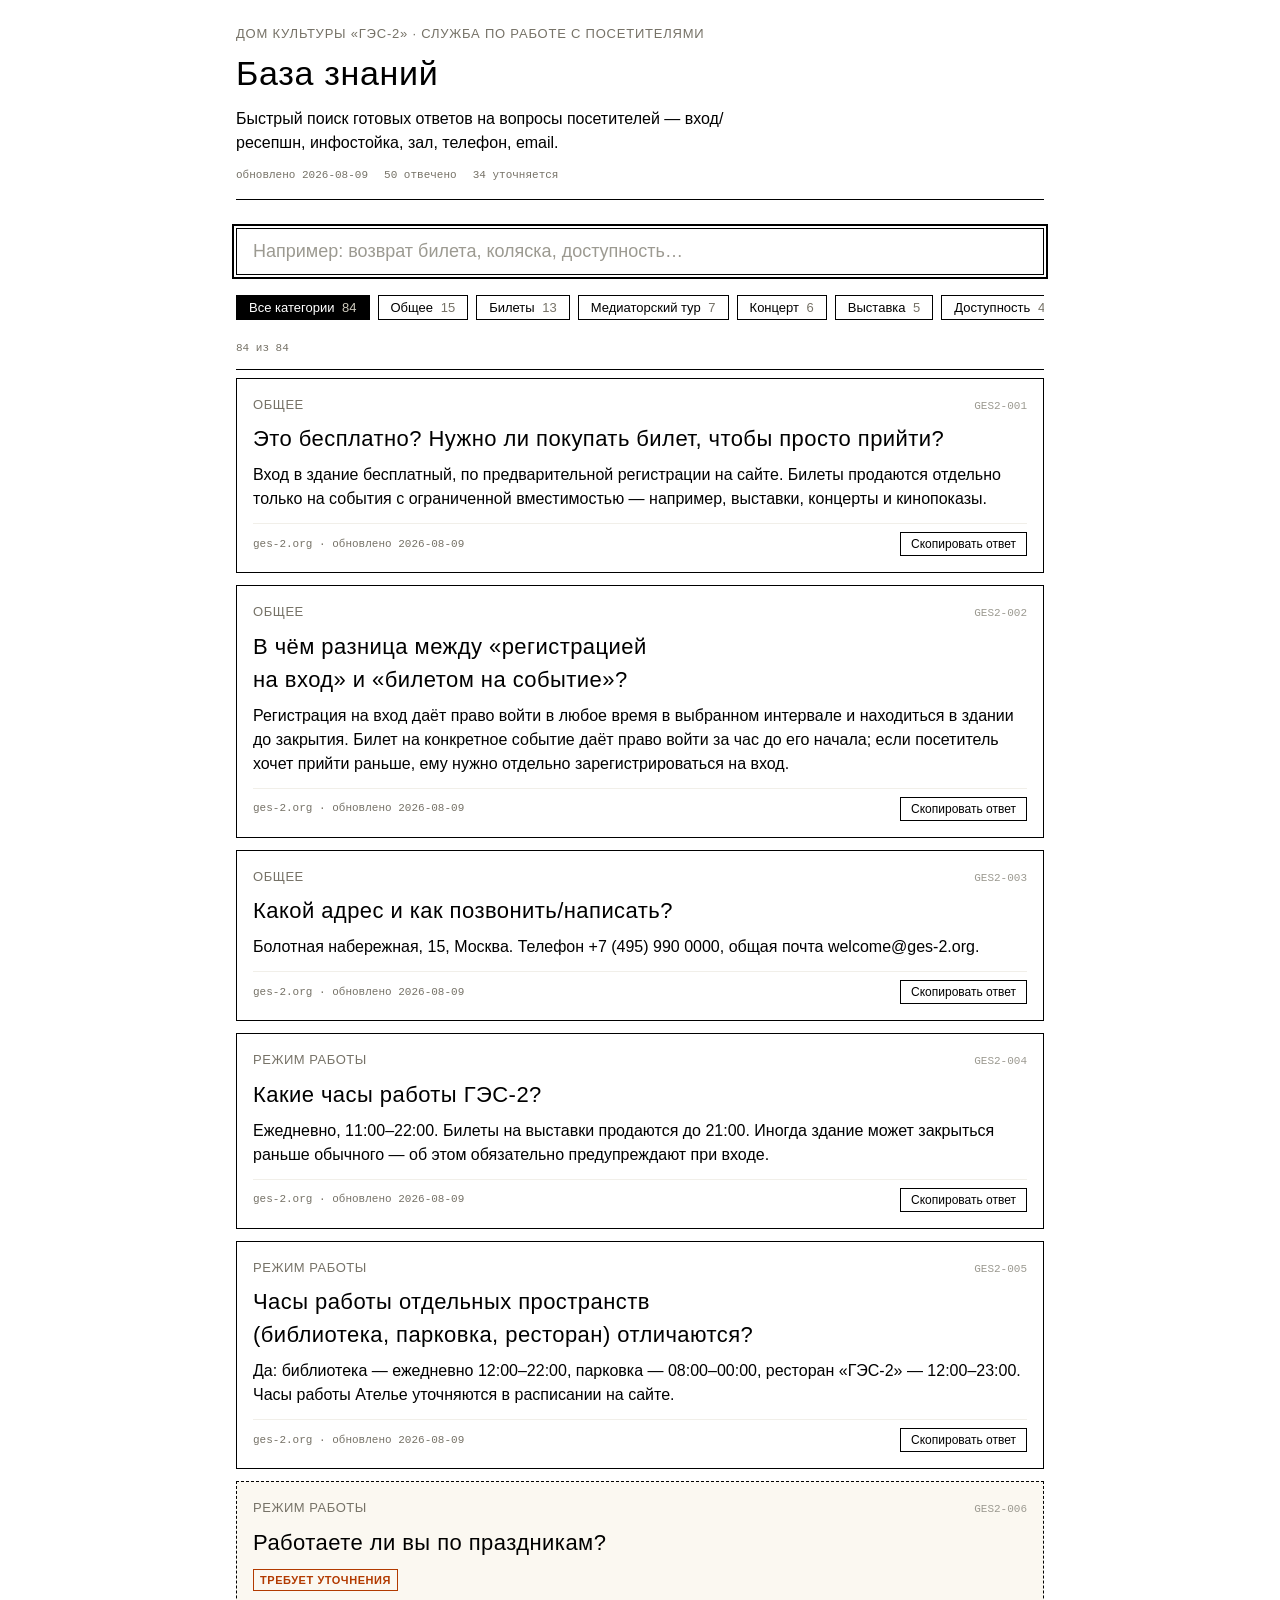
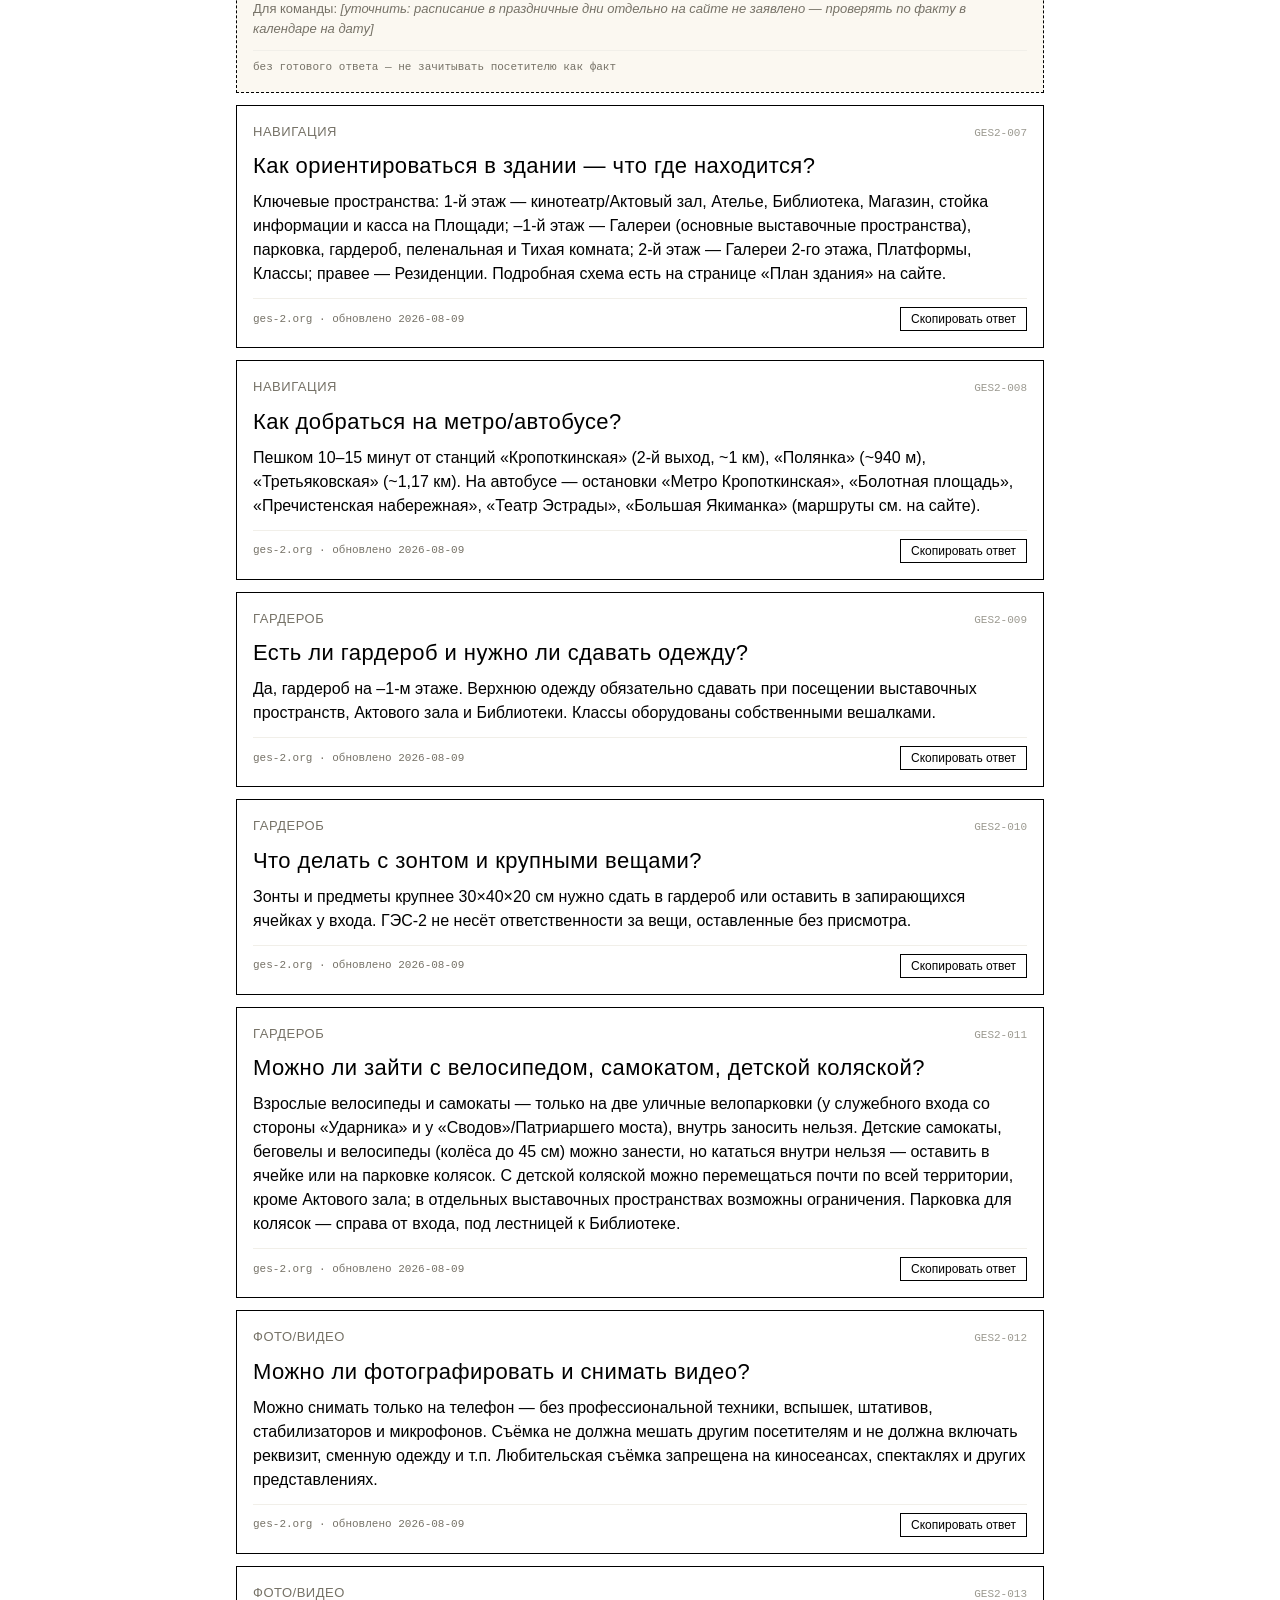
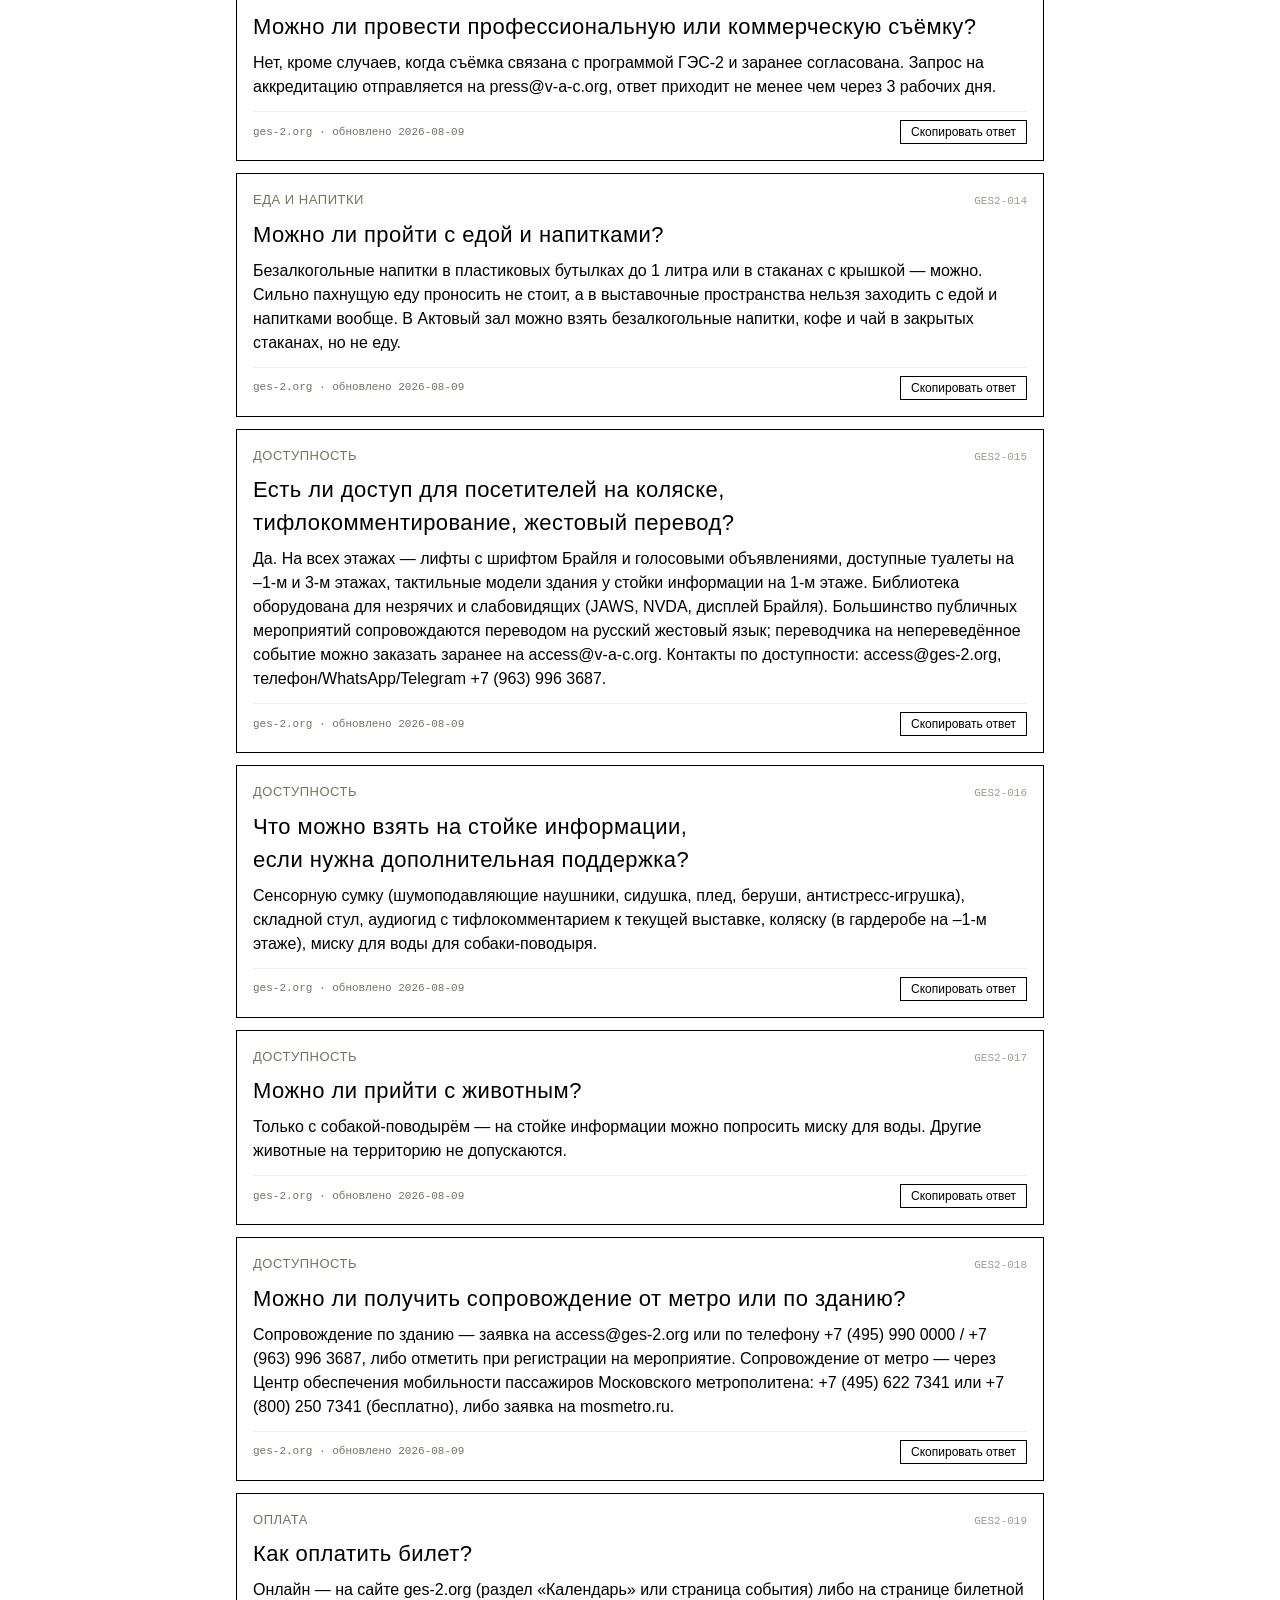
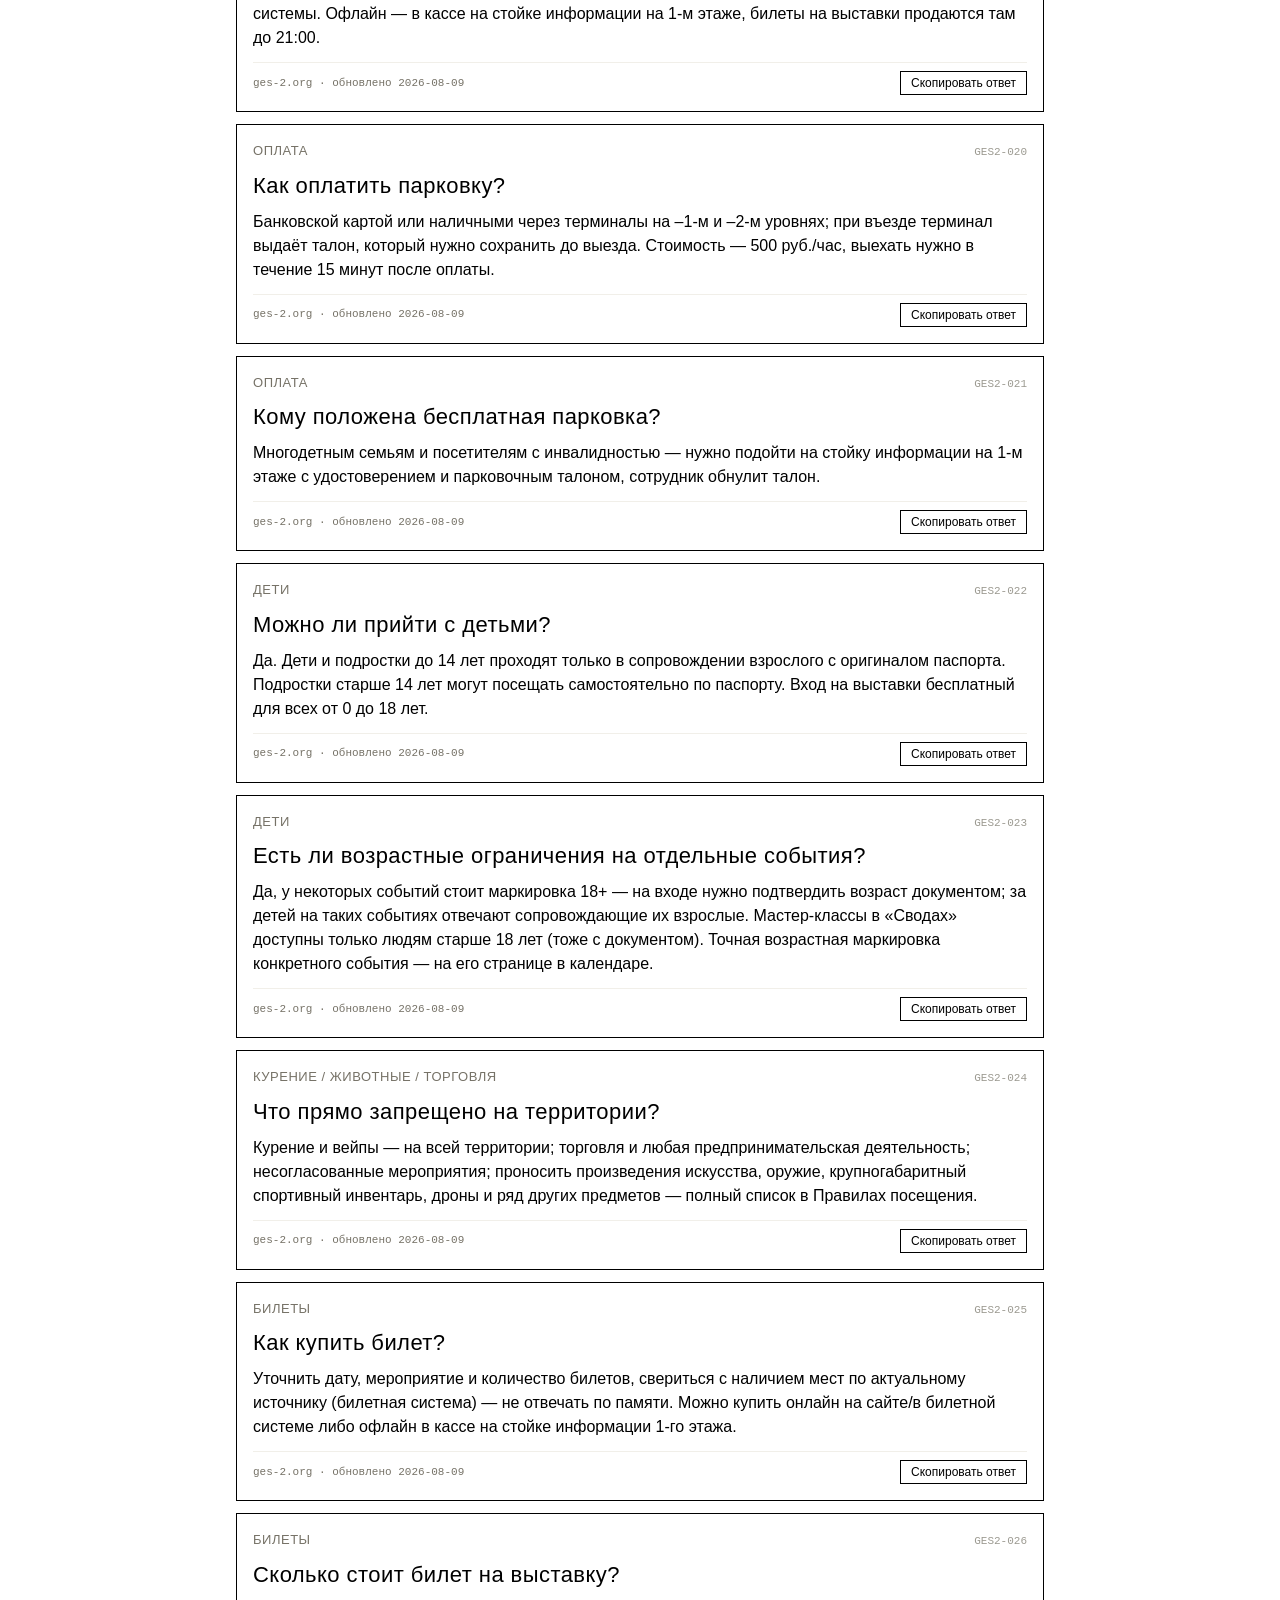
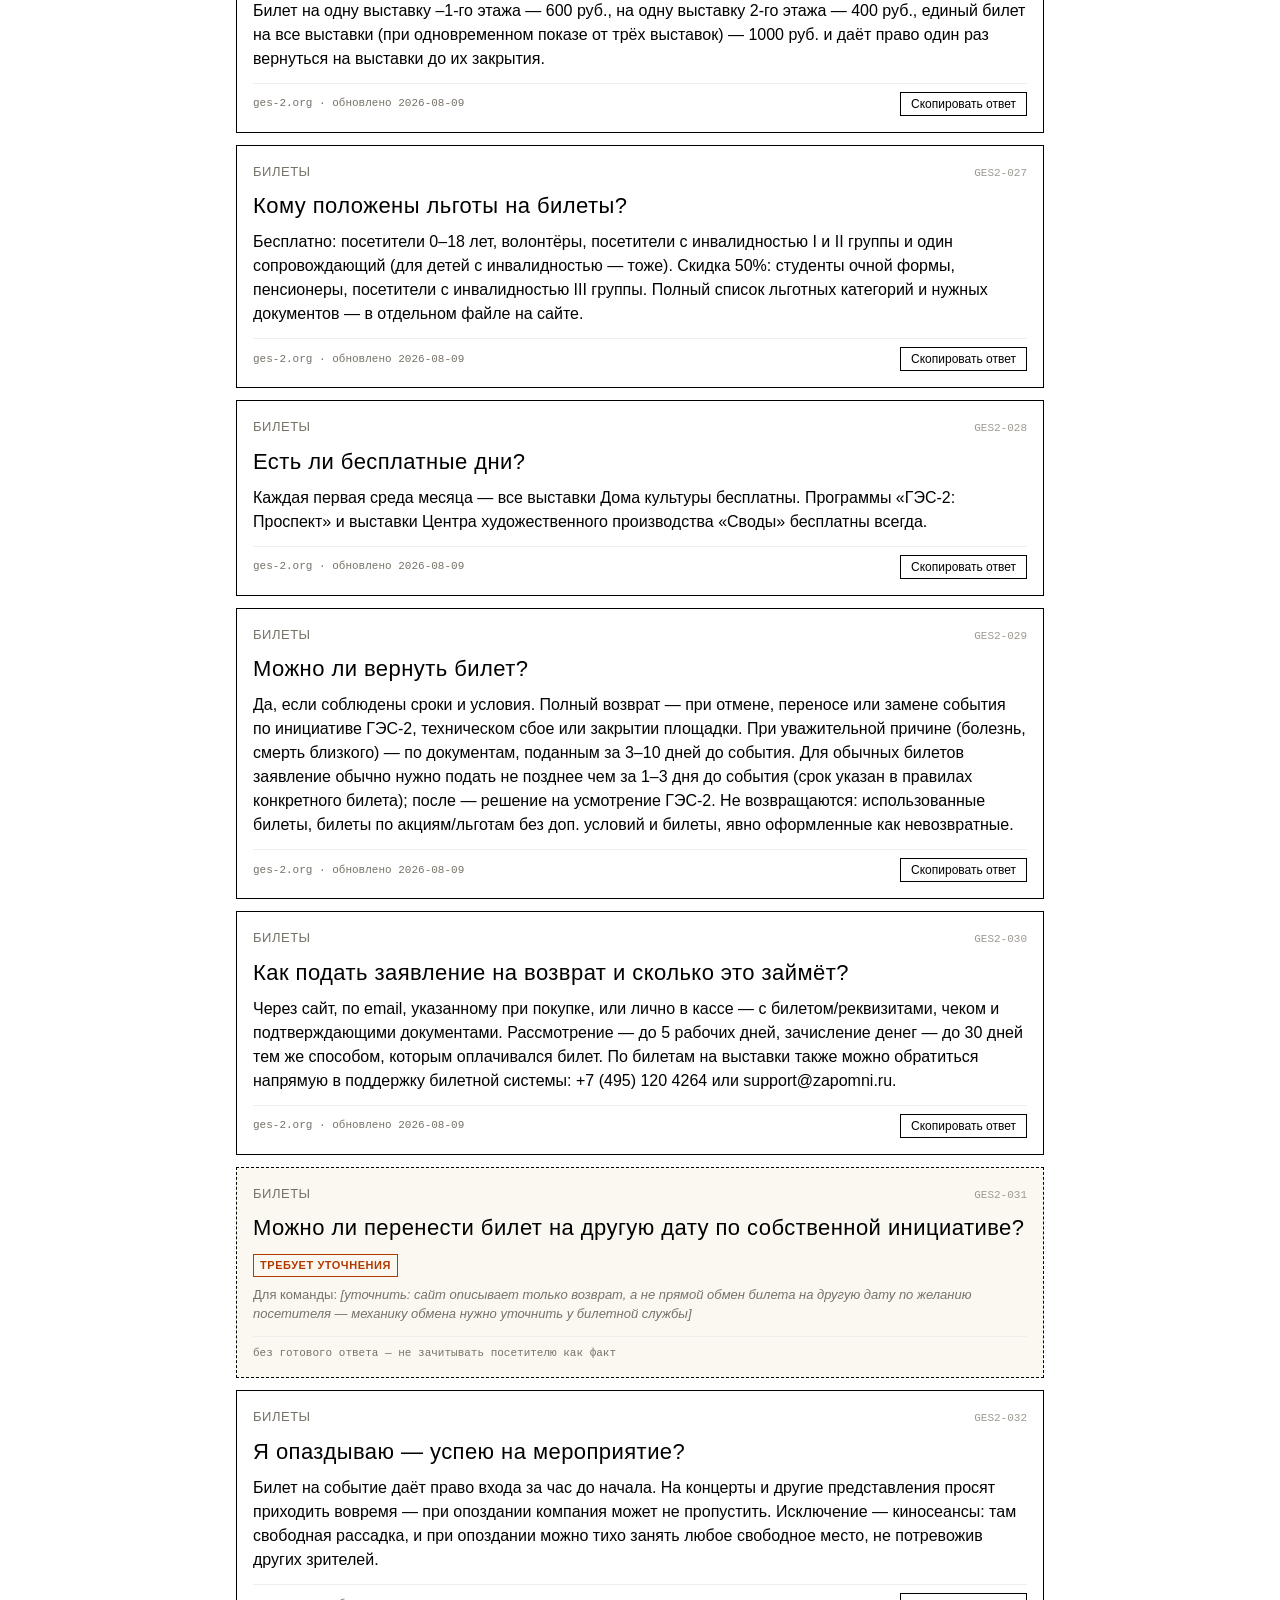
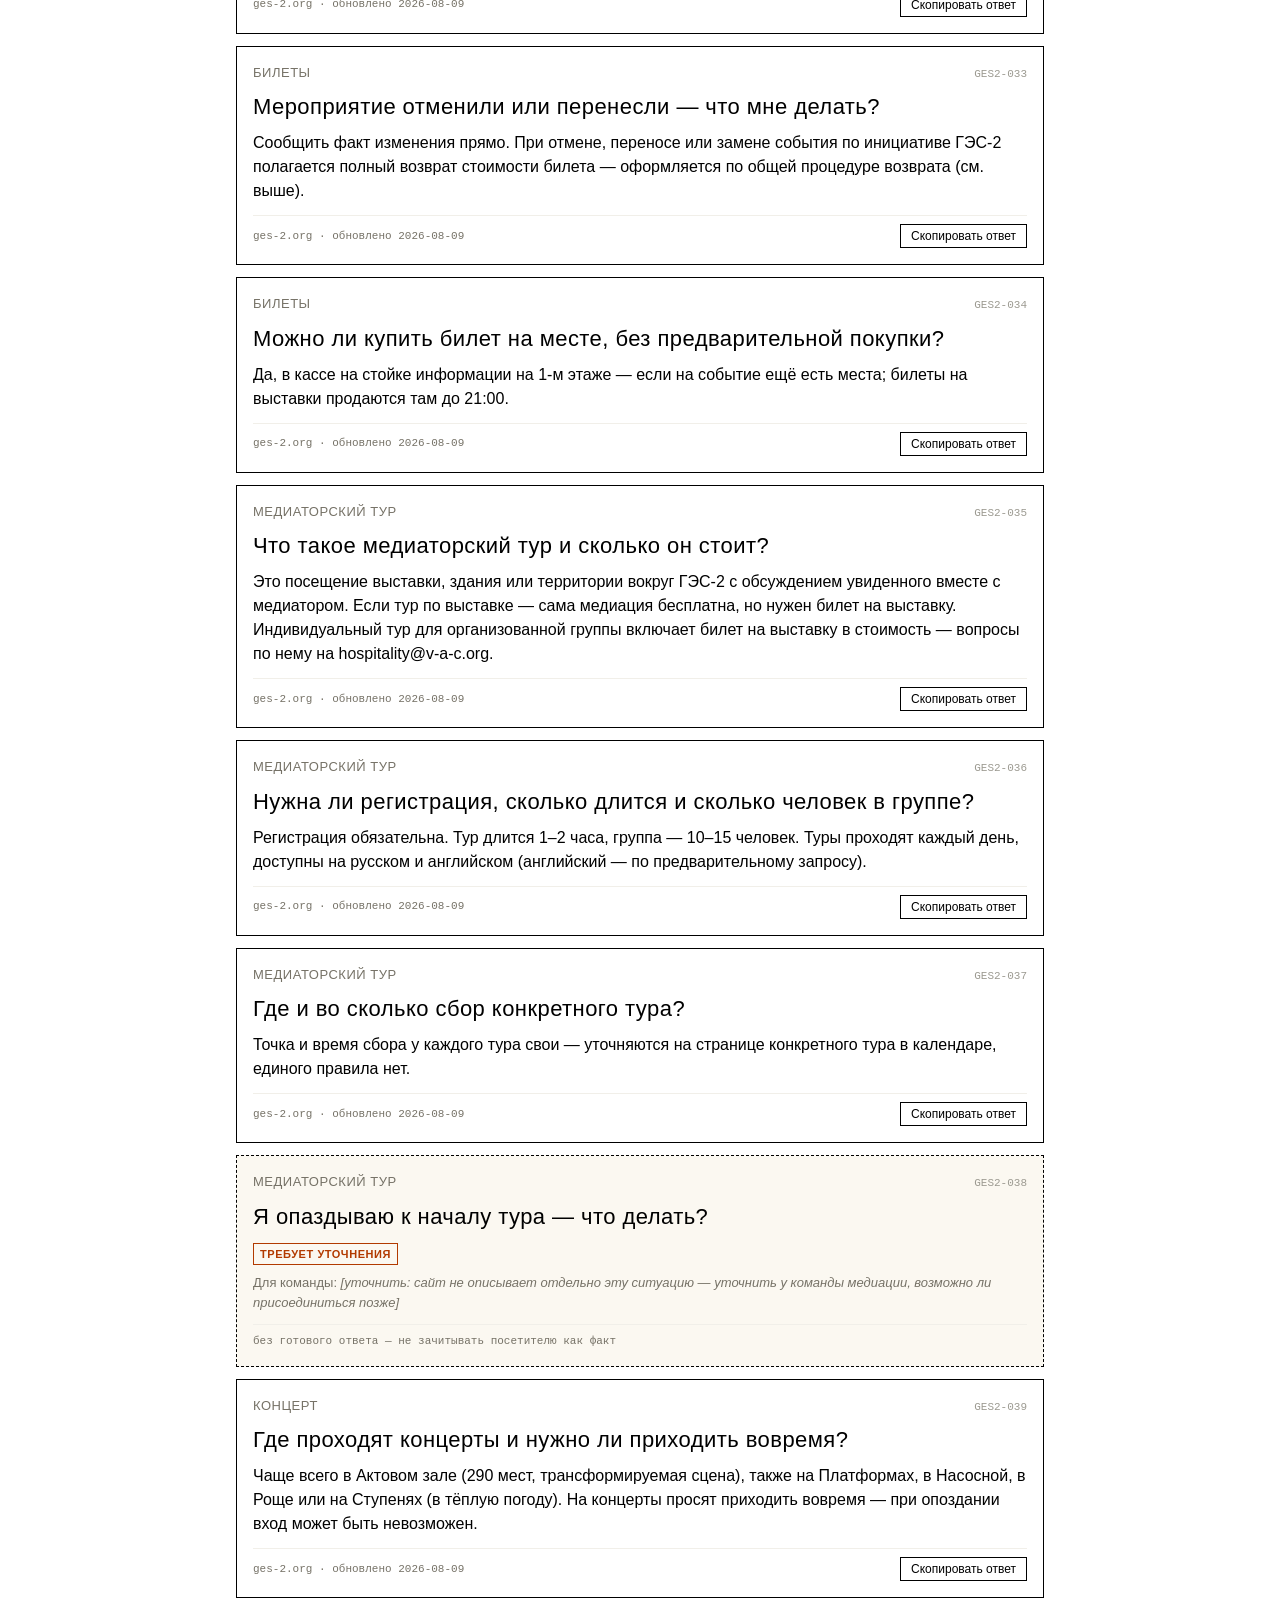
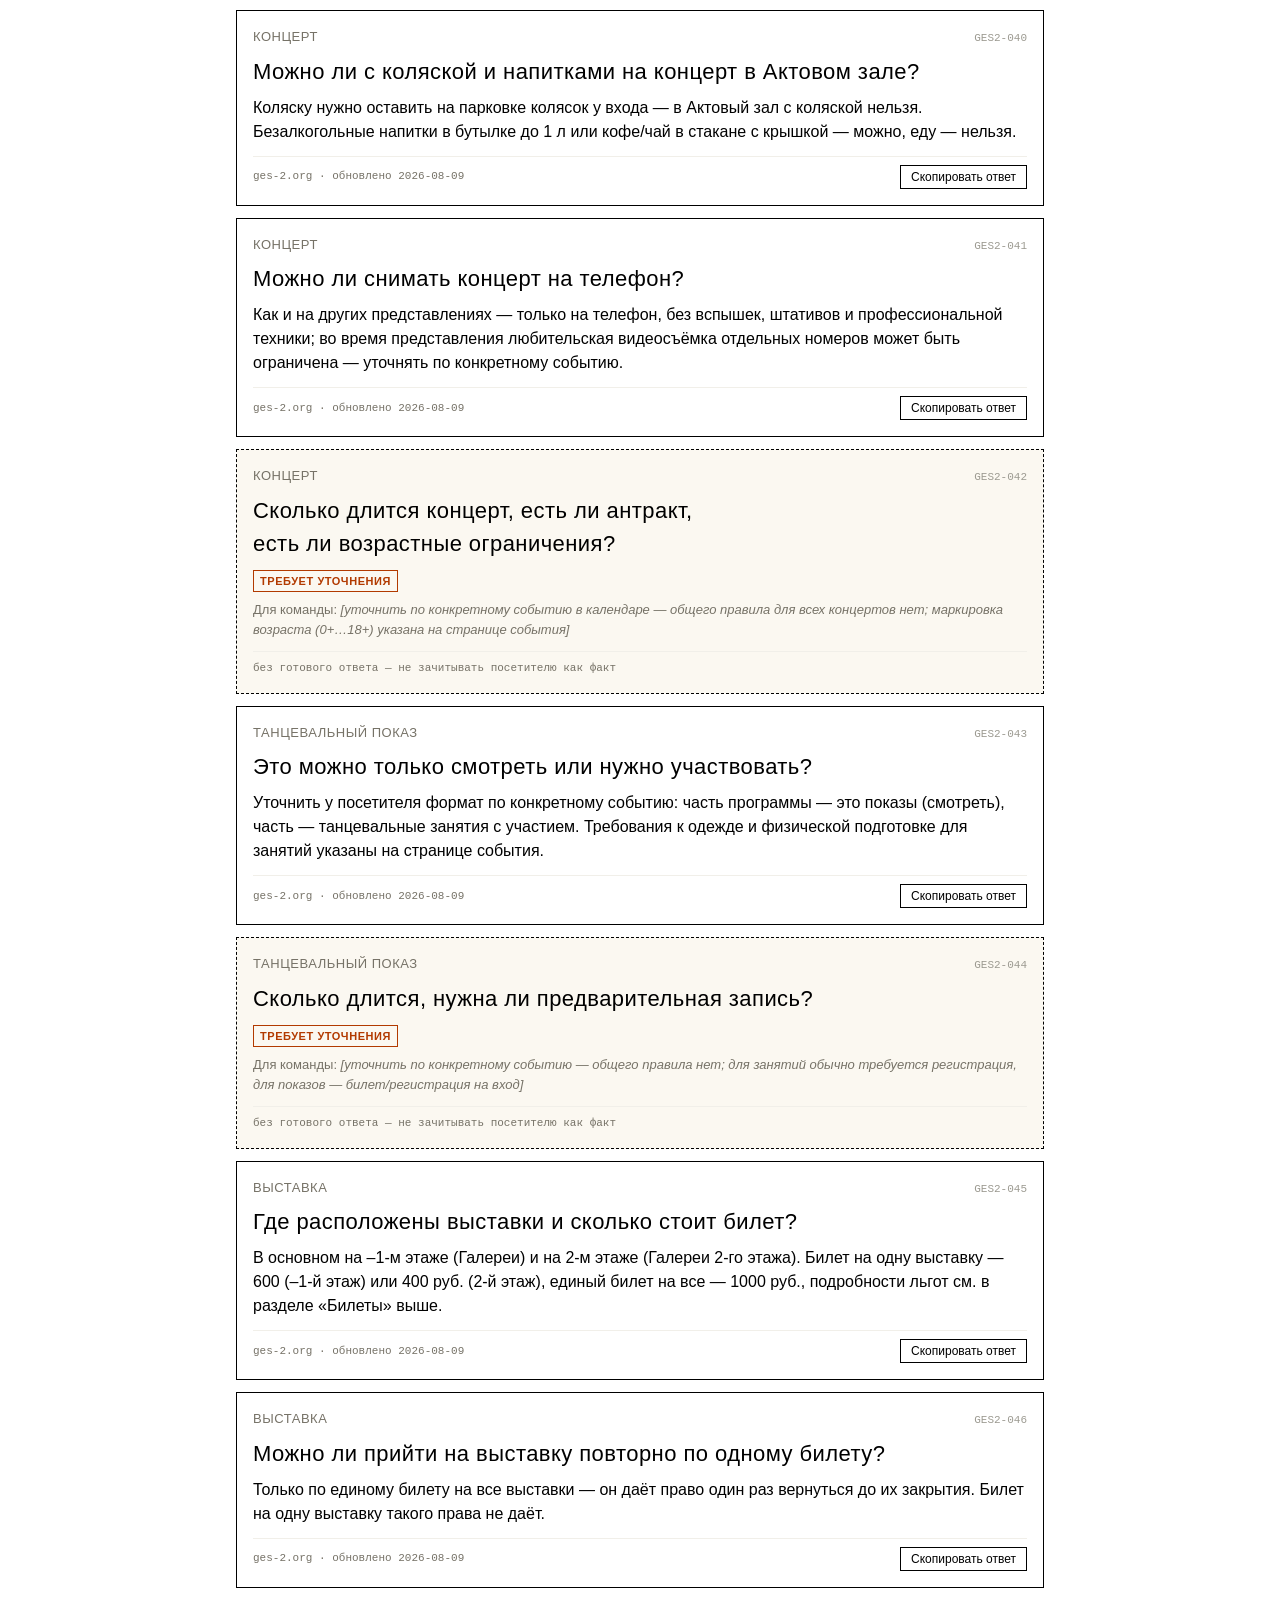
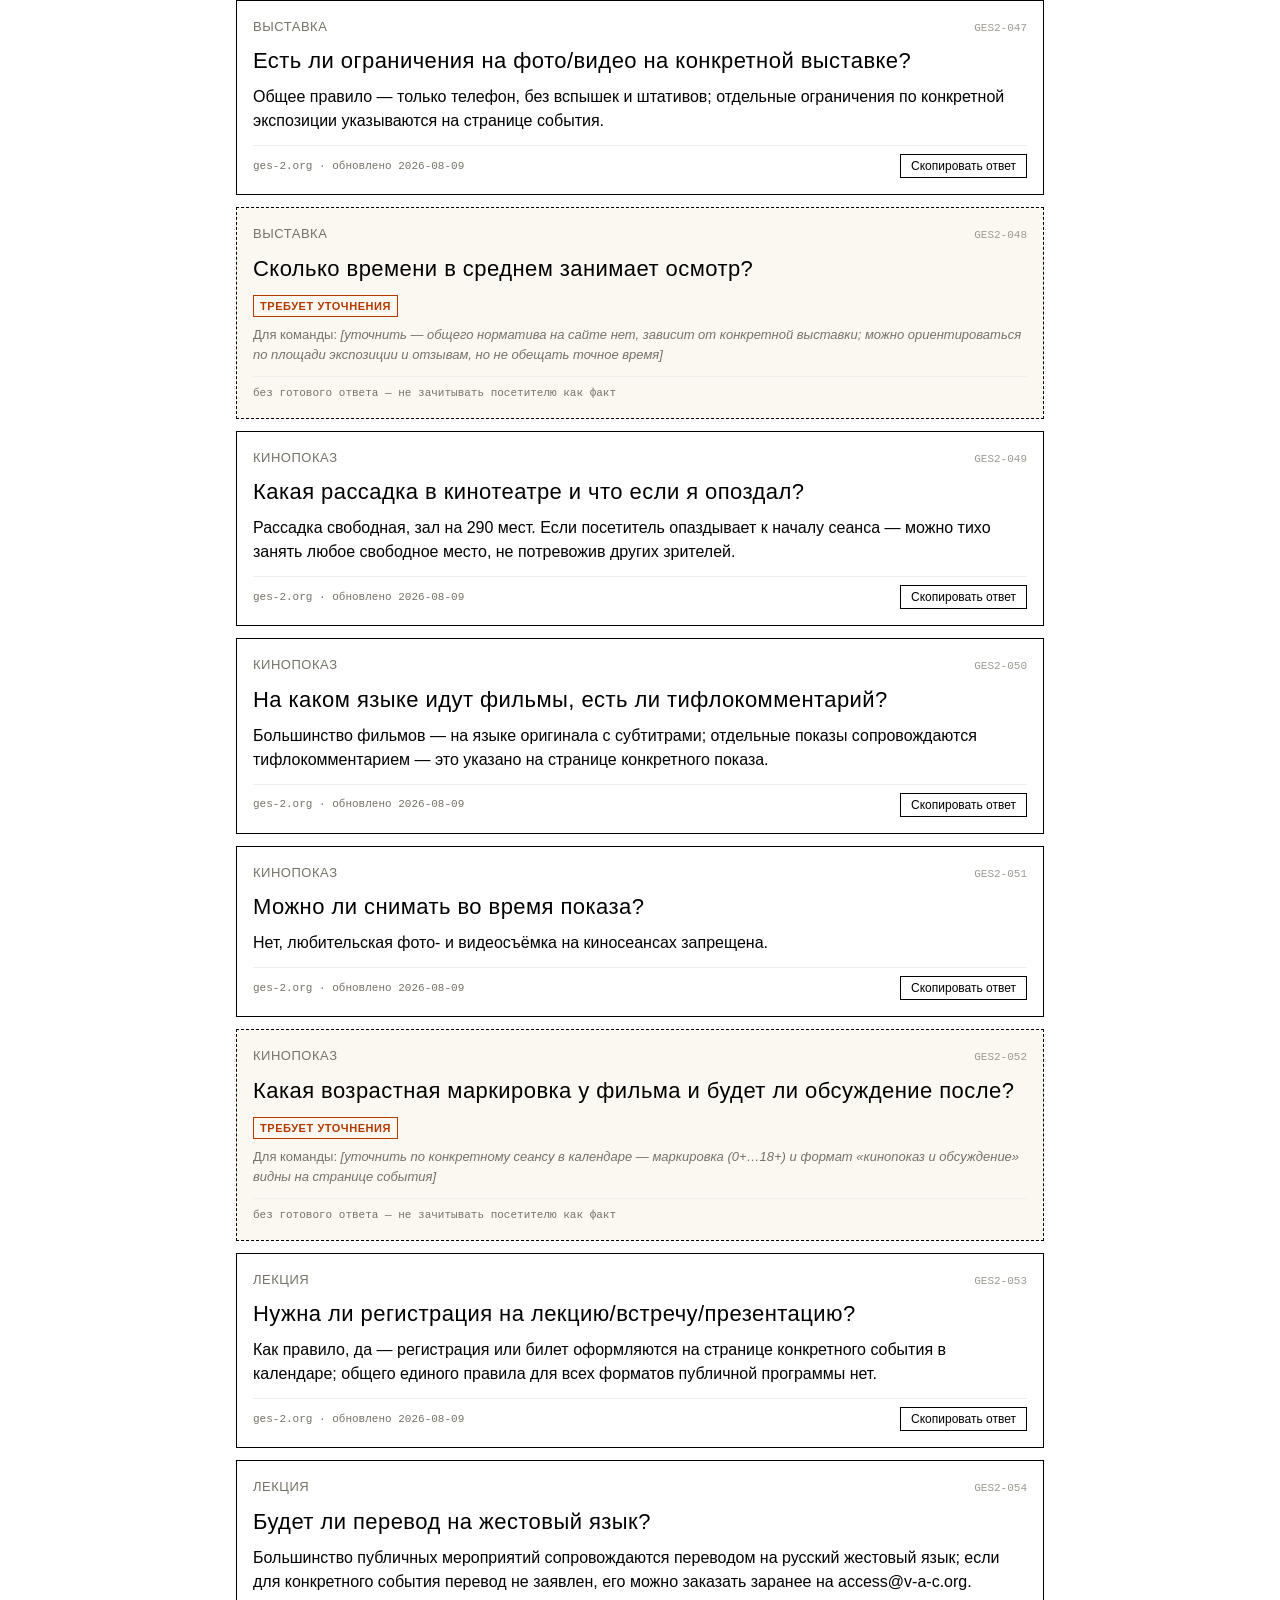
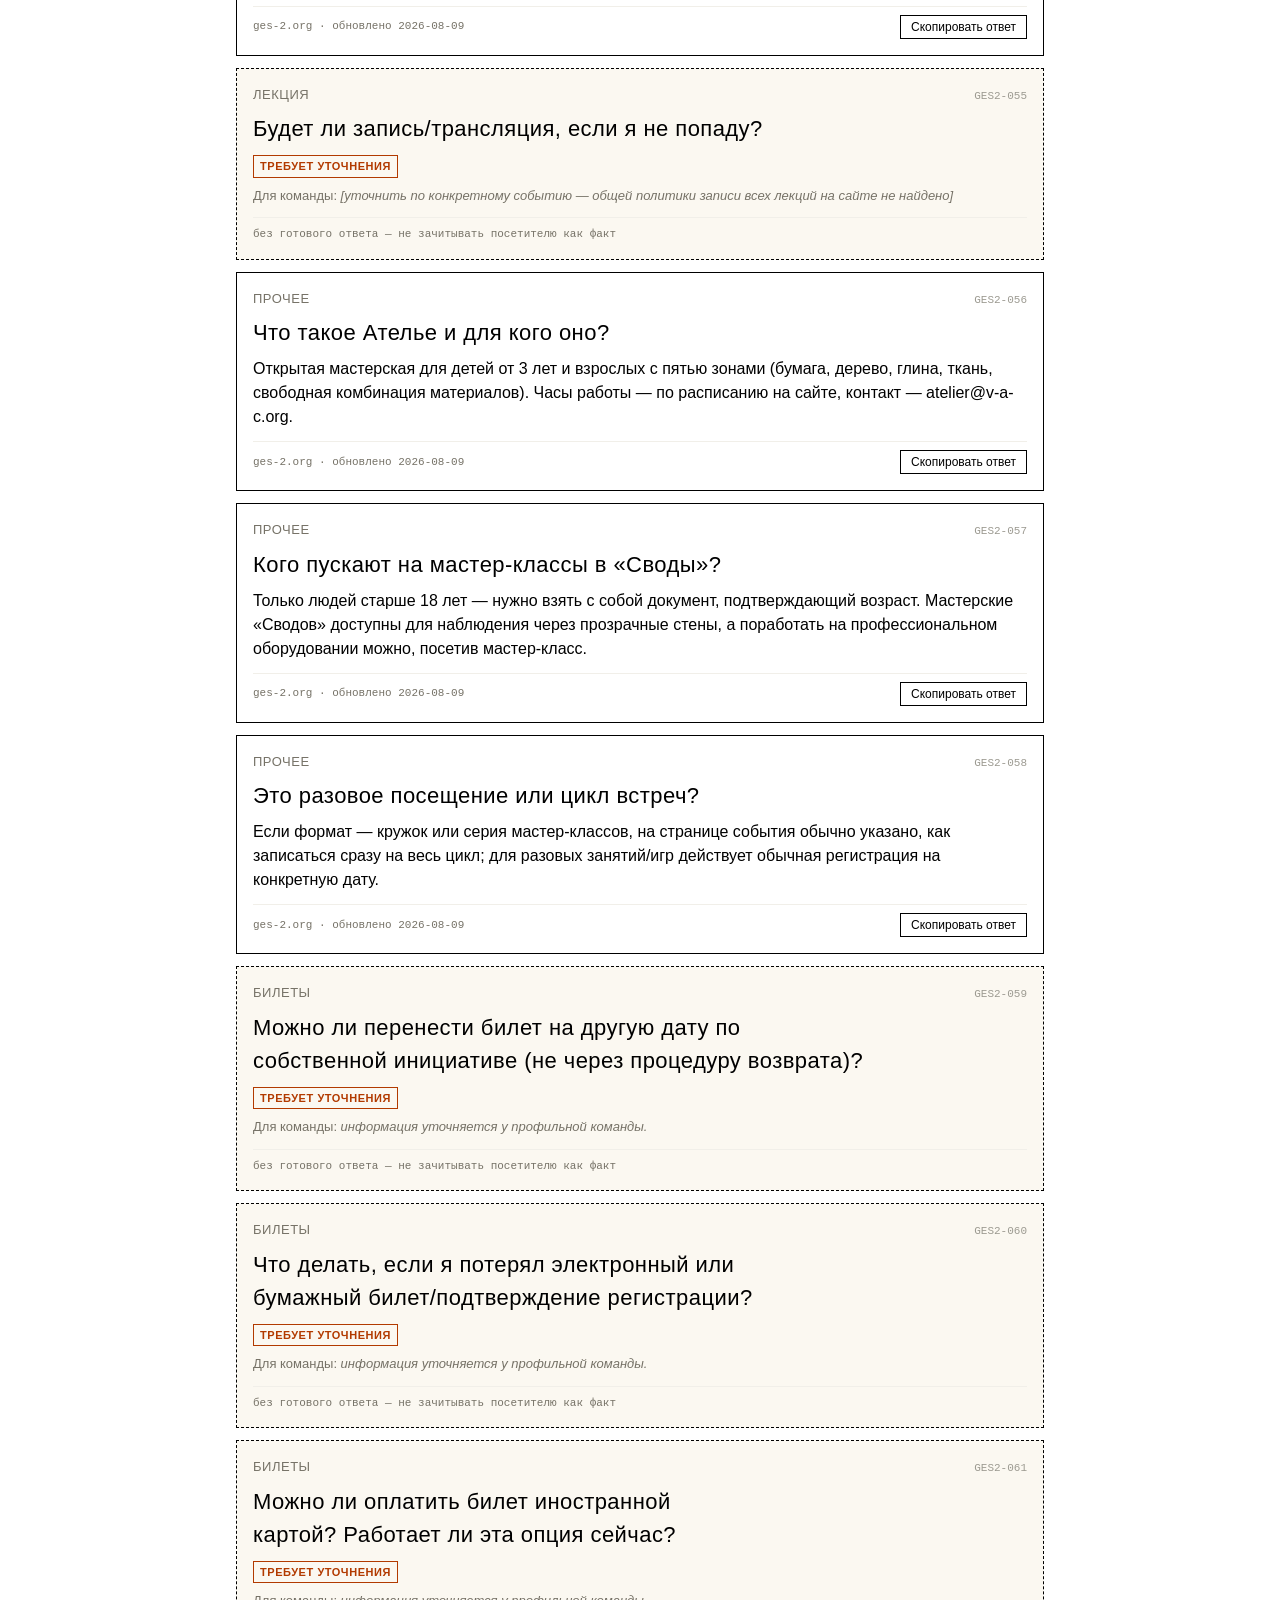
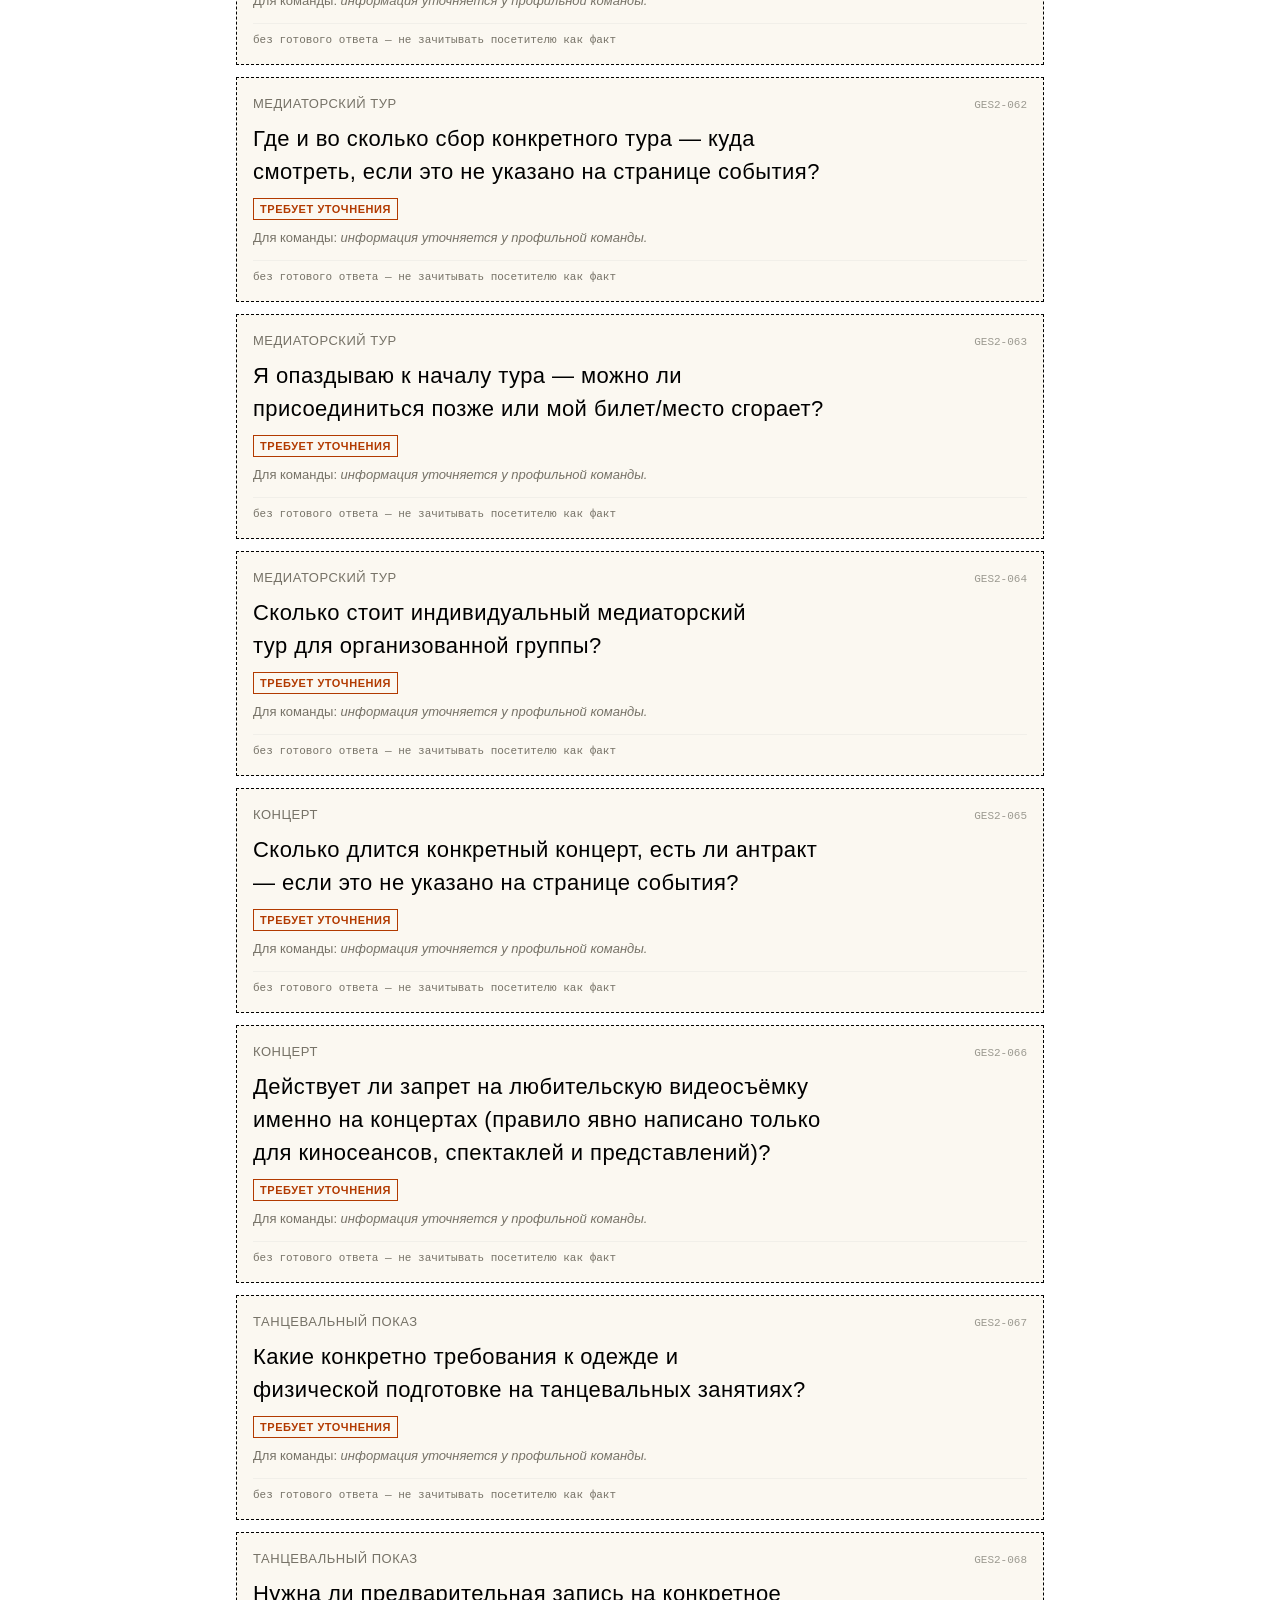
<file: knowledge-base/index.html>
<!DOCTYPE html>
<html lang="ru">
<head>
<meta charset="UTF-8">
<meta name="viewport" content="width=device-width, initial-scale=1">
<title>ГЭС-2 — база знаний посетительской службы</title>
<!--
  Автономный файл: данные, стили и логика встроены целиком, внешних
  запросов и зависимостей нет — можно открывать локально двойным кликом,
  с флешки, из внутренней папки, без сервера и интернета.

  ЭТО СГЕНЕРИРОВАННЫЙ ФАЙЛ. Не редактируйте его напрямую — правки потеряются
  при следующей сборке. Источник:
    docs/files/ges2_kb_data.json  — данные (вопрос/ответ/категория/статус)
    knowledge-base/template.html  — этот шаблон (разметка/стили/логика)
    knowledge-base/build_kb.py    — сборщик, который валидирует данные и
                                     подставляет их в шаблон

  Обновить базу: отредактируйте ges2_kb_data.json, затем
    python3 knowledge-base/build_kb.py
  Сборщик остановится с понятной ошибкой, если нарушено правило целостности
  (answered ⇒ answer и source заполнены; pending ⇒ answer пустой).
-->
<style>
  :root {
    --font-text: "Diagramatika Text", "Diagramatika Text Fallback", "Helvetica Neue", Arial, sans-serif;
    --font-display: "Diagramatika Display", "Diagramatika Display Fallback", "Helvetica Neue", Arial, sans-serif;
    --font-mono: ui-monospace, SFMono-Regular, Consolas, "Liberation Mono", Menlo, monospace;
    --tracking-display: 0.02em;

    /* Фиксированная (не fluid-vw) шкала — сознательное отличие от токенов
       публичного сайта: это плотный рабочий инструмент для поиска на лету,
       а не витринная страница, ему нужнее стабильный размер текста, чем
       адаптивный масштаб под ширину окна. Цвет/шрифт/hairline/radius —
       те же, что в design-system/tokens.css. */
    --text-sm: 13px;
    --text-base: 16px;
    --text-lg: 18px;
    --display-md: 22px;
    --display-lg: 34px;

    --space-1: 4px;
    --space-2: 8px;
    --space-3: 12px;
    --space-4: 16px;
    --space-6: 24px;
    --space-8: 32px;

    --color-ink: #000000;
    --color-paper: #FFFFFF;
    --color-muted: #767267;
    --color-hint: #9C9A91;
    --color-hairline-bg: #F1EFE9;
    --color-pending-bg: #FBF8F1;
    --color-error: #B23A00;

    --border-hairline: 0.5px solid var(--color-ink);
    --radius: 0px;
  }

  *{box-sizing:border-box;}
  html{-webkit-text-size-adjust:100%;}
  body{
    margin:0; background:var(--color-paper); color:var(--color-ink);
    font-family:var(--font-text); font-size:var(--text-base); line-height:1.5;
    -webkit-font-smoothing:antialiased;
  }
  .wrap{max-width:840px; margin:0 auto; padding: 0 var(--space-4) var(--space-8);}

  header.masthead{
    padding: var(--space-6) 0 var(--space-4);
    border-bottom: var(--border-hairline);
    margin-bottom: var(--space-4);
  }
  .eyebrow{
    font-family:var(--font-text); font-size:var(--text-sm); text-transform:uppercase;
    letter-spacing:0.06em; color:var(--color-muted);
  }
  h1{
    font-family:var(--font-display); font-weight:400; letter-spacing:var(--tracking-display);
    font-size:var(--display-lg); margin: var(--space-1) 0 0;
  }
  .dek{color:var(--color-ink); margin: var(--space-2) 0 0; max-width:60ch;}
  .stats{
    font-family:var(--font-mono); font-size:11px; color:var(--color-muted);
    margin-top: var(--space-3); display:flex; gap: var(--space-4); flex-wrap:wrap;
  }

  /* ---- поиск ---- */
  .search-bar{
    position:sticky; top:0; background:var(--color-paper); z-index:5;
    padding: var(--space-3) 0; border-bottom: var(--border-hairline);
    display:flex; flex-direction:column; gap: var(--space-2);
  }
  #search{
    width:100%; font-family:var(--font-text); font-size:var(--text-lg); color:var(--color-ink);
    border: var(--border-hairline); border-radius:var(--radius); background:var(--color-paper);
    padding: var(--space-3) var(--space-4);
  }
  #search::placeholder{color:var(--color-hint);}
  #search:focus-visible{outline:2px solid var(--color-ink); outline-offset:2px;}
  .result-count{font-family:var(--font-mono); font-size:11px; color:var(--color-muted);}

  /* ---- категории ---- */
  .cat-scroller{
    display:flex; gap: var(--space-2); overflow-x:auto; padding: var(--space-3) 0;
    -webkit-overflow-scrolling:touch;
  }
  .cat-scroller::-webkit-scrollbar{height:4px;}
  .chip{
    font-family:var(--font-text); font-size:var(--text-sm); color:var(--color-ink);
    background:var(--color-paper); border: var(--border-hairline); border-radius:var(--radius);
    padding: var(--space-1) var(--space-3); white-space:nowrap; cursor:pointer; flex:none;
  }
  .chip.active{background:var(--color-ink); color:var(--color-paper);}
  .chip .n{color:var(--color-muted); margin-left:4px;}
  .chip.active .n{color:#CFCBBE;}

  /* ---- список результатов ---- */
  #results{margin-top: var(--space-2);}
  .entry{
    border: var(--border-hairline); border-radius:var(--radius);
    padding: var(--space-4); margin-bottom: var(--space-3);
  }
  .entry[data-status="pending"]{
    background: var(--color-pending-bg); border-style:dashed;
  }
  .entry-head{
    display:flex; justify-content:space-between; align-items:baseline;
    gap: var(--space-2); margin-bottom: var(--space-2);
  }
  .entry-category{
    font-family:var(--font-text); font-size:var(--text-sm); text-transform:uppercase;
    letter-spacing:0.04em; color:var(--color-muted);
  }
  .entry-id{font-family:var(--font-mono); font-size:11px; color:var(--color-hint);}
  .entry-question{
    font-family:var(--font-display); font-weight:400; letter-spacing:var(--tracking-display);
    font-size:var(--display-md); margin:0 0 var(--space-2); text-wrap:balance;
  }
  .entry-answer{font-size:var(--text-base); white-space:pre-line;}
  .entry-pending-tag{
    display:inline-block; font-family:var(--font-text); font-size:11px; font-weight:700;
    text-transform:uppercase; letter-spacing:0.05em; color:var(--color-error);
    border:1px solid var(--color-error); padding:2px 6px; margin-bottom: var(--space-2);
  }
  .entry-notes{color:var(--color-muted); font-size:var(--text-sm); font-style:italic;}
  .entry-notes::before{content:"Для команды: ";font-style:normal;}
  .entry-footer{
    display:flex; justify-content:space-between; align-items:center; flex-wrap:wrap;
    gap: var(--space-2); margin-top: var(--space-3); padding-top: var(--space-2);
    border-top: 0.5px solid var(--color-hairline-bg);
  }
  .entry-source-line{font-family:var(--font-mono); font-size:11px; color:var(--color-muted);}
  .copy-btn{
    font-family:var(--font-text); font-size:12px; color:var(--color-ink);
    background:var(--color-paper); border: var(--border-hairline); border-radius:var(--radius);
    padding: 4px 10px; cursor:pointer;
  }
  .copy-btn:hover{background:var(--color-hairline-bg);}
  .copy-btn.copied{background:var(--color-ink); color:var(--color-paper);}

  mark{background:var(--color-ink); color:var(--color-paper); padding:0 1px;}

  .empty-state{
    text-align:center; padding: var(--space-8) var(--space-4); color:var(--color-muted);
  }
  .empty-state button{
    margin-top: var(--space-3); font-family:var(--font-text); font-size:var(--text-sm);
    background:var(--color-ink); color:var(--color-paper); border:none;
    border-radius:var(--radius); padding: var(--space-2) var(--space-4); cursor:pointer;
  }

  footer.page-footer{
    margin-top: var(--space-8); padding-top: var(--space-4); border-top: var(--border-hairline);
    font-family:var(--font-mono); font-size:11px; color:var(--color-muted);
  }

  @media (max-width:520px){
    .entry-footer{align-items:flex-start;}
  }
</style>
</head>
<body>
<div class="wrap">

  <header class="masthead">
    <div class="eyebrow">Дом культуры «ГЭС-2» · служба по работе с посетителями</div>
    <h1>База знаний</h1>
    <p class="dek">Быстрый поиск готовых ответов на вопросы посетителей — вход/ресепшн, инфостойка, зал, телефон, email.</p>
    <div class="stats" id="stats"></div>
  </header>

  <div class="search-bar">
    <input type="search" id="search" placeholder="Например: возврат билета, коляска, доступность…" autocomplete="off">
    <div class="cat-scroller" id="cat-filter"></div>
    <div class="result-count" id="result-count"></div>
  </div>

  <div id="results"></div>

  <footer class="page-footer">
    ges-2.org · база знаний собрана 2026-08-09 · 84 записей (50 отвечено, 34 уточняется) · источник: docs/files/ges2_kb_data.json
  </footer>

</div>

<script type="application/json" id="kb-data">{"meta": {"project": "ГЭС-2 — база знаний служб взаимодействия с посетителями", "generated": "2026-08-09", "sources": ["ges-2.org (Правила посещения, Билеты, Доступность, Парковка, План здания, Медиаторские туры)", "ges2-categorii-sobytiy.md (внутренняя классификация категорий событий)", "внутренний документ: базовые скрипты для очных и дистанционных каналов"], "channels_covered": ["вход/ресепшн", "инфостойка", "сотрудники в пространстве", "телефон", "email"], "categories": ["Билеты", "Выставка", "Гардероб", "Дети", "Доступность", "Еда и напитки", "Жалобы/эскалация", "Кинопоказ", "Концерт", "Курение / животные / торговля", "Лекция", "Медиаторский тур", "Навигация", "Общее", "Оплата", "Прочее", "Режим работы", "Танцевальный показ", "Фото/видео"], "status_counts": {"answered": 50, "pending": 34}, "field_notes": {"id": "стабильный идентификатор записи, не менять при редактировании", "category": "тема/категория мероприятия или процесса, см. meta.categories", "question": "вопрос посетителя в разговорной формулировке", "answer": "готовый ответ сотрудника; пусто, если status = pending", "status": "answered | pending — pending означает, что ответ нужно получить от профильной команды", "source": "откуда взят факт (обычно ges-2.org); null для внутренних регламентов", "notes": "плейсхолдер с описанием, какой именно факт нужно уточнить, и у кого — только для pending", "channels": "каналы, где применим этот ответ (сейчас одинаковы для всех записей — очные и дистанционные)", "last_updated": "дата последней проверки ответа; null для pending"}}, "entries": [{"id": "GES2-001", "category": "Общее", "question": "Это бесплатно? Нужно ли покупать билет, чтобы просто прийти?", "answer": "Вход в здание бесплатный, по предварительной регистрации на сайте. Билеты продаются отдельно только на события с ограниченной вместимостью — например, выставки, концерты и кинопоказы.", "status": "answered", "source": "ges-2.org", "notes": null, "channels": ["вход/ресепшн", "инфостойка", "сотрудники в пространстве", "телефон", "email"], "last_updated": "2026-08-09"}, {"id": "GES2-002", "category": "Общее", "question": "В чём разница между «регистрацией на вход» и «билетом на событие»?", "answer": "Регистрация на вход даёт право войти в любое время в выбранном интервале и находиться в здании до закрытия. Билет на конкретное событие даёт право войти за час до его начала; если посетитель хочет прийти раньше, ему нужно отдельно зарегистрироваться на вход.", "status": "answered", "source": "ges-2.org", "notes": null, "channels": ["вход/ресепшн", "инфостойка", "сотрудники в пространстве", "телефон", "email"], "last_updated": "2026-08-09"}, {"id": "GES2-003", "category": "Общее", "question": "Какой адрес и как позвонить/написать?", "answer": "Болотная набережная, 15, Москва. Телефон +7 (495) 990 0000, общая почта welcome@ges-2.org.", "status": "answered", "source": "ges-2.org", "notes": null, "channels": ["вход/ресепшн", "инфостойка", "сотрудники в пространстве", "телефон", "email"], "last_updated": "2026-08-09"}, {"id": "GES2-004", "category": "Режим работы", "question": "Какие часы работы ГЭС-2?", "answer": "Ежедневно, 11:00–22:00. Билеты на выставки продаются до 21:00. Иногда здание может закрыться раньше обычного — об этом обязательно предупреждают при входе.", "status": "answered", "source": "ges-2.org", "notes": null, "channels": ["вход/ресепшн", "инфостойка", "сотрудники в пространстве", "телефон", "email"], "last_updated": "2026-08-09"}, {"id": "GES2-005", "category": "Режим работы", "question": "Часы работы отдельных пространств (библиотека, парковка, ресторан) отличаются?", "answer": "Да: библиотека — ежедневно 12:00–22:00, парковка — 08:00–00:00, ресторан «ГЭС-2» — 12:00–23:00. Часы работы Ателье уточняются в расписании на сайте.", "status": "answered", "source": "ges-2.org", "notes": null, "channels": ["вход/ресепшн", "инфостойка", "сотрудники в пространстве", "телефон", "email"], "last_updated": "2026-08-09"}, {"id": "GES2-006", "category": "Режим работы", "question": "Работаете ли вы по праздникам?", "answer": "", "status": "pending", "source": null, "notes": "[уточнить: расписание в праздничные дни отдельно на сайте не заявлено — проверять по факту в календаре на дату]", "channels": ["вход/ресепшн", "инфостойка", "сотрудники в пространстве", "телефон", "email"], "last_updated": null}, {"id": "GES2-007", "category": "Навигация", "question": "Как ориентироваться в здании — что где находится?", "answer": "Ключевые пространства: 1-й этаж — кинотеатр/Актовый зал, Ателье, Библиотека, Магазин, стойка информации и касса на Площади; –1-й этаж — Галереи (основные выставочные пространства), парковка, гардероб, пеленальная и Тихая комната; 2-й этаж — Галереи 2-го этажа, Платформы, Классы; правее — Резиденции. Подробная схема есть на странице «План здания» на сайте.", "status": "answered", "source": "ges-2.org", "notes": null, "channels": ["вход/ресепшн", "инфостойка", "сотрудники в пространстве", "телефон", "email"], "last_updated": "2026-08-09"}, {"id": "GES2-008", "category": "Навигация", "question": "Как добраться на метро/автобусе?", "answer": "Пешком 10–15 минут от станций «Кропоткинская» (2-й выход, ~1 км), «Полянка» (~940 м), «Третьяковская» (~1,17 км). На автобусе — остановки «Метро Кропоткинская», «Болотная площадь», «Пречистенская набережная», «Театр Эстрады», «Большая Якиманка» (маршруты см. на сайте).", "status": "answered", "source": "ges-2.org", "notes": null, "channels": ["вход/ресепшн", "инфостойка", "сотрудники в пространстве", "телефон", "email"], "last_updated": "2026-08-09"}, {"id": "GES2-009", "category": "Гардероб", "question": "Есть ли гардероб и нужно ли сдавать одежду?", "answer": "Да, гардероб на –1-м этаже. Верхнюю одежду обязательно сдавать при посещении выставочных пространств, Актового зала и Библиотеки. Классы оборудованы собственными вешалками.", "status": "answered", "source": "ges-2.org", "notes": null, "channels": ["вход/ресепшн", "инфостойка", "сотрудники в пространстве", "телефон", "email"], "last_updated": "2026-08-09"}, {"id": "GES2-010", "category": "Гардероб", "question": "Что делать с зонтом и крупными вещами?", "answer": "Зонты и предметы крупнее 30×40×20 см нужно сдать в гардероб или оставить в запирающихся ячейках у входа. ГЭС-2 не несёт ответственности за вещи, оставленные без присмотра.", "status": "answered", "source": "ges-2.org", "notes": null, "channels": ["вход/ресепшн", "инфостойка", "сотрудники в пространстве", "телефон", "email"], "last_updated": "2026-08-09"}, {"id": "GES2-011", "category": "Гардероб", "question": "Можно ли зайти с велосипедом, самокатом, детской коляской?", "answer": "Взрослые велосипеды и самокаты — только на две уличные велопарковки (у служебного входа со стороны «Ударника» и у «Сводов»/Патриаршего моста), внутрь заносить нельзя. Детские самокаты, беговелы и велосипеды (колёса до 45 см) можно занести, но кататься внутри нельзя — оставить в ячейке или на парковке колясок. С детской коляской можно перемещаться почти по всей территории, кроме Актового зала; в отдельных выставочных пространствах возможны ограничения. Парковка для колясок — справа от входа, под лестницей к Библиотеке.", "status": "answered", "source": "ges-2.org", "notes": null, "channels": ["вход/ресепшн", "инфостойка", "сотрудники в пространстве", "телефон", "email"], "last_updated": "2026-08-09"}, {"id": "GES2-012", "category": "Фото/видео", "question": "Можно ли фотографировать и снимать видео?", "answer": "Можно снимать только на телефон — без профессиональной техники, вспышек, штативов, стабилизаторов и микрофонов. Съёмка не должна мешать другим посетителям и не должна включать реквизит, сменную одежду и т.п. Любительская съёмка запрещена на киносеансах, спектаклях и других представлениях.", "status": "answered", "source": "ges-2.org", "notes": null, "channels": ["вход/ресепшн", "инфостойка", "сотрудники в пространстве", "телефон", "email"], "last_updated": "2026-08-09"}, {"id": "GES2-013", "category": "Фото/видео", "question": "Можно ли провести профессиональную или коммерческую съёмку?", "answer": "Нет, кроме случаев, когда съёмка связана с программой ГЭС-2 и заранее согласована. Запрос на аккредитацию отправляется на press@v-a-c.org, ответ приходит не менее чем через 3 рабочих дня.", "status": "answered", "source": "ges-2.org", "notes": null, "channels": ["вход/ресепшн", "инфостойка", "сотрудники в пространстве", "телефон", "email"], "last_updated": "2026-08-09"}, {"id": "GES2-014", "category": "Еда и напитки", "question": "Можно ли пройти с едой и напитками?", "answer": "Безалкогольные напитки в пластиковых бутылках до 1 литра или в стаканах с крышкой — можно. Сильно пахнущую еду проносить не стоит, а в выставочные пространства нельзя заходить с едой и напитками вообще. В Актовый зал можно взять безалкогольные напитки, кофе и чай в закрытых стаканах, но не еду.", "status": "answered", "source": "ges-2.org", "notes": null, "channels": ["вход/ресепшн", "инфостойка", "сотрудники в пространстве", "телефон", "email"], "last_updated": "2026-08-09"}, {"id": "GES2-015", "category": "Доступность", "question": "Есть ли доступ для посетителей на коляске, тифлокомментирование, жестовый перевод?", "answer": "Да. На всех этажах — лифты с шрифтом Брайля и голосовыми объявлениями, доступные туалеты на –1-м и 3-м этажах, тактильные модели здания у стойки информации на 1-м этаже. Библиотека оборудована для незрячих и слабовидящих (JAWS, NVDA, дисплей Брайля). Большинство публичных мероприятий сопровождаются переводом на русский жестовый язык; переводчика на непереведённое событие можно заказать заранее на access@v-a-c.org. Контакты по доступности: access@ges-2.org, телефон/WhatsApp/Telegram +7 (963) 996 3687.", "status": "answered", "source": "ges-2.org", "notes": null, "channels": ["вход/ресепшн", "инфостойка", "сотрудники в пространстве", "телефон", "email"], "last_updated": "2026-08-09"}, {"id": "GES2-016", "category": "Доступность", "question": "Что можно взять на стойке информации, если нужна дополнительная поддержка?", "answer": "Сенсорную сумку (шумоподавляющие наушники, сидушка, плед, беруши, антистресс-игрушка), складной стул, аудиогид с тифлокомментарием к текущей выставке, коляску (в гардеробе на –1-м этаже), миску для воды для собаки-поводыря.", "status": "answered", "source": "ges-2.org", "notes": null, "channels": ["вход/ресепшн", "инфостойка", "сотрудники в пространстве", "телефон", "email"], "last_updated": "2026-08-09"}, {"id": "GES2-017", "category": "Доступность", "question": "Можно ли прийти с животным?", "answer": "Только с собакой-поводырём — на стойке информации можно попросить миску для воды. Другие животные на территорию не допускаются.", "status": "answered", "source": "ges-2.org", "notes": null, "channels": ["вход/ресепшн", "инфостойка", "сотрудники в пространстве", "телефон", "email"], "last_updated": "2026-08-09"}, {"id": "GES2-018", "category": "Доступность", "question": "Можно ли получить сопровождение от метро или по зданию?", "answer": "Сопровождение по зданию — заявка на access@ges-2.org или по телефону +7 (495) 990 0000 / +7 (963) 996 3687, либо отметить при регистрации на мероприятие. Сопровождение от метро — через Центр обеспечения мобильности пассажиров Московского метрополитена: +7 (495) 622 7341 или +7 (800) 250 7341 (бесплатно), либо заявка на mosmetro.ru.", "status": "answered", "source": "ges-2.org", "notes": null, "channels": ["вход/ресепшн", "инфостойка", "сотрудники в пространстве", "телефон", "email"], "last_updated": "2026-08-09"}, {"id": "GES2-019", "category": "Оплата", "question": "Как оплатить билет?", "answer": "Онлайн — на сайте ges-2.org (раздел «Календарь» или страница события) либо на странице билетной системы. Офлайн — в кассе на стойке информации на 1-м этаже, билеты на выставки продаются там до 21:00.", "status": "answered", "source": "ges-2.org", "notes": null, "channels": ["вход/ресепшн", "инфостойка", "сотрудники в пространстве", "телефон", "email"], "last_updated": "2026-08-09"}, {"id": "GES2-020", "category": "Оплата", "question": "Как оплатить парковку?", "answer": "Банковской картой или наличными через терминалы на –1-м и –2-м уровнях; при въезде терминал выдаёт талон, который нужно сохранить до выезда. Стоимость — 500 руб./час, выехать нужно в течение 15 минут после оплаты.", "status": "answered", "source": "ges-2.org", "notes": null, "channels": ["вход/ресепшн", "инфостойка", "сотрудники в пространстве", "телефон", "email"], "last_updated": "2026-08-09"}, {"id": "GES2-021", "category": "Оплата", "question": "Кому положена бесплатная парковка?", "answer": "Многодетным семьям и посетителям с инвалидностью — нужно подойти на стойку информации на 1-м этаже с удостоверением и парковочным талоном, сотрудник обнулит талон.", "status": "answered", "source": "ges-2.org", "notes": null, "channels": ["вход/ресепшн", "инфостойка", "сотрудники в пространстве", "телефон", "email"], "last_updated": "2026-08-09"}, {"id": "GES2-022", "category": "Дети", "question": "Можно ли прийти с детьми?", "answer": "Да. Дети и подростки до 14 лет проходят только в сопровождении взрослого с оригиналом паспорта. Подростки старше 14 лет могут посещать самостоятельно по паспорту. Вход на выставки бесплатный для всех от 0 до 18 лет.", "status": "answered", "source": "ges-2.org", "notes": null, "channels": ["вход/ресепшн", "инфостойка", "сотрудники в пространстве", "телефон", "email"], "last_updated": "2026-08-09"}, {"id": "GES2-023", "category": "Дети", "question": "Есть ли возрастные ограничения на отдельные события?", "answer": "Да, у некоторых событий стоит маркировка 18+ — на входе нужно подтвердить возраст документом; за детей на таких событиях отвечают сопровождающие их взрослые. Мастер-классы в «Сводах» доступны только людям старше 18 лет (тоже с документом). Точная возрастная маркировка конкретного события — на его странице в календаре.", "status": "answered", "source": "ges-2.org", "notes": null, "channels": ["вход/ресепшн", "инфостойка", "сотрудники в пространстве", "телефон", "email"], "last_updated": "2026-08-09"}, {"id": "GES2-024", "category": "Курение / животные / торговля", "question": "Что прямо запрещено на территории?", "answer": "Курение и вейпы — на всей территории; торговля и любая предпринимательская деятельность; несогласованные мероприятия; проносить произведения искусства, оружие, крупногабаритный спортивный инвентарь, дроны и ряд других предметов — полный список в Правилах посещения.", "status": "answered", "source": "ges-2.org", "notes": null, "channels": ["вход/ресепшн", "инфостойка", "сотрудники в пространстве", "телефон", "email"], "last_updated": "2026-08-09"}, {"id": "GES2-025", "category": "Билеты", "question": "Как купить билет?", "answer": "Уточнить дату, мероприятие и количество билетов, свериться с наличием мест по актуальному источнику (билетная система) — не отвечать по памяти. Можно купить онлайн на сайте/в билетной системе либо офлайн в кассе на стойке информации 1-го этажа.", "status": "answered", "source": "ges-2.org", "notes": null, "channels": ["вход/ресепшн", "инфостойка", "сотрудники в пространстве", "телефон", "email"], "last_updated": "2026-08-09"}, {"id": "GES2-026", "category": "Билеты", "question": "Сколько стоит билет на выставку?", "answer": "Билет на одну выставку –1-го этажа — 600 руб., на одну выставку 2-го этажа — 400 руб., единый билет на все выставки (при одновременном показе от трёх выставок) — 1000 руб. и даёт право один раз вернуться на выставки до их закрытия.", "status": "answered", "source": "ges-2.org", "notes": null, "channels": ["вход/ресепшн", "инфостойка", "сотрудники в пространстве", "телефон", "email"], "last_updated": "2026-08-09"}, {"id": "GES2-027", "category": "Билеты", "question": "Кому положены льготы на билеты?", "answer": "Бесплатно: посетители 0–18 лет, волонтёры, посетители с инвалидностью I и II группы и один сопровождающий (для детей с инвалидностью — тоже). Скидка 50%: студенты очной формы, пенсионеры, посетители с инвалидностью III группы. Полный список льготных категорий и нужных документов — в отдельном файле на сайте.", "status": "answered", "source": "ges-2.org", "notes": null, "channels": ["вход/ресепшн", "инфостойка", "сотрудники в пространстве", "телефон", "email"], "last_updated": "2026-08-09"}, {"id": "GES2-028", "category": "Билеты", "question": "Есть ли бесплатные дни?", "answer": "Каждая первая среда месяца — все выставки Дома культуры бесплатны. Программы «ГЭС-2: Проспект» и выставки Центра художественного производства «Своды» бесплатны всегда.", "status": "answered", "source": "ges-2.org", "notes": null, "channels": ["вход/ресепшн", "инфостойка", "сотрудники в пространстве", "телефон", "email"], "last_updated": "2026-08-09"}, {"id": "GES2-029", "category": "Билеты", "question": "Можно ли вернуть билет?", "answer": "Да, если соблюдены сроки и условия. Полный возврат — при отмене, переносе или замене события по инициативе ГЭС-2, техническом сбое или закрытии площадки. При уважительной причине (болезнь, смерть близкого) — по документам, поданным за 3–10 дней до события. Для обычных билетов заявление обычно нужно подать не позднее чем за 1–3 дня до события (срок указан в правилах конкретного билета); после — решение на усмотрение ГЭС-2. Не возвращаются: использованные билеты, билеты по акциям/льготам без доп. условий и билеты, явно оформленные как невозвратные.", "status": "answered", "source": "ges-2.org", "notes": null, "channels": ["вход/ресепшн", "инфостойка", "сотрудники в пространстве", "телефон", "email"], "last_updated": "2026-08-09"}, {"id": "GES2-030", "category": "Билеты", "question": "Как подать заявление на возврат и сколько это займёт?", "answer": "Через сайт, по email, указанному при покупке, или лично в кассе — с билетом/реквизитами, чеком и подтверждающими документами. Рассмотрение — до 5 рабочих дней, зачисление денег — до 30 дней тем же способом, которым оплачивался билет. По билетам на выставки также можно обратиться напрямую в поддержку билетной системы: +7 (495) 120 4264 или support@zapomni.ru.", "status": "answered", "source": "ges-2.org", "notes": null, "channels": ["вход/ресепшн", "инфостойка", "сотрудники в пространстве", "телефон", "email"], "last_updated": "2026-08-09"}, {"id": "GES2-031", "category": "Билеты", "question": "Можно ли перенести билет на другую дату по собственной инициативе?", "answer": "", "status": "pending", "source": null, "notes": "[уточнить: сайт описывает только возврат, а не прямой обмен билета на другую дату по желанию посетителя — механику обмена нужно уточнить у билетной службы]", "channels": ["вход/ресепшн", "инфостойка", "сотрудники в пространстве", "телефон", "email"], "last_updated": null}, {"id": "GES2-032", "category": "Билеты", "question": "Я опаздываю — успею на мероприятие?", "answer": "Билет на событие даёт право входа за час до начала. На концерты и другие представления просят приходить вовремя — при опоздании компания может не пропустить. Исключение — киносеансы: там свободная рассадка, и при опоздании можно тихо занять любое свободное место, не потревожив других зрителей.", "status": "answered", "source": "ges-2.org", "notes": null, "channels": ["вход/ресепшн", "инфостойка", "сотрудники в пространстве", "телефон", "email"], "last_updated": "2026-08-09"}, {"id": "GES2-033", "category": "Билеты", "question": "Мероприятие отменили или перенесли — что мне делать?", "answer": "Сообщить факт изменения прямо. При отмене, переносе или замене события по инициативе ГЭС-2 полагается полный возврат стоимости билета — оформляется по общей процедуре возврата (см. выше).", "status": "answered", "source": "ges-2.org", "notes": null, "channels": ["вход/ресепшн", "инфостойка", "сотрудники в пространстве", "телефон", "email"], "last_updated": "2026-08-09"}, {"id": "GES2-034", "category": "Билеты", "question": "Можно ли купить билет на месте, без предварительной покупки?", "answer": "Да, в кассе на стойке информации на 1-м этаже — если на событие ещё есть места; билеты на выставки продаются там до 21:00.", "status": "answered", "source": "ges-2.org", "notes": null, "channels": ["вход/ресепшн", "инфостойка", "сотрудники в пространстве", "телефон", "email"], "last_updated": "2026-08-09"}, {"id": "GES2-035", "category": "Медиаторский тур", "question": "Что такое медиаторский тур и сколько он стоит?", "answer": "Это посещение выставки, здания или территории вокруг ГЭС-2 с обсуждением увиденного вместе с медиатором. Если тур по выставке — сама медиация бесплатна, но нужен билет на выставку. Индивидуальный тур для организованной группы включает билет на выставку в стоимость — вопросы по нему на hospitality@v-a-c.org.", "status": "answered", "source": "ges-2.org", "notes": null, "channels": ["вход/ресепшн", "инфостойка", "сотрудники в пространстве", "телефон", "email"], "last_updated": "2026-08-09"}, {"id": "GES2-036", "category": "Медиаторский тур", "question": "Нужна ли регистрация, сколько длится и сколько человек в группе?", "answer": "Регистрация обязательна. Тур длится 1–2 часа, группа — 10–15 человек. Туры проходят каждый день, доступны на русском и английском (английский — по предварительному запросу).", "status": "answered", "source": "ges-2.org", "notes": null, "channels": ["вход/ресепшн", "инфостойка", "сотрудники в пространстве", "телефон", "email"], "last_updated": "2026-08-09"}, {"id": "GES2-037", "category": "Медиаторский тур", "question": "Где и во сколько сбор конкретного тура?", "answer": "Точка и время сбора у каждого тура свои — уточняются на странице конкретного тура в календаре, единого правила нет.", "status": "answered", "source": "ges-2.org", "notes": null, "channels": ["вход/ресепшн", "инфостойка", "сотрудники в пространстве", "телефон", "email"], "last_updated": "2026-08-09"}, {"id": "GES2-038", "category": "Медиаторский тур", "question": "Я опаздываю к началу тура — что делать?", "answer": "", "status": "pending", "source": null, "notes": "[уточнить: сайт не описывает отдельно эту ситуацию — уточнить у команды медиации, возможно ли присоединиться позже]", "channels": ["вход/ресепшн", "инфостойка", "сотрудники в пространстве", "телефон", "email"], "last_updated": null}, {"id": "GES2-039", "category": "Концерт", "question": "Где проходят концерты и нужно ли приходить вовремя?", "answer": "Чаще всего в Актовом зале (290 мест, трансформируемая сцена), также на Платформах, в Насосной, в Роще или на Ступенях (в тёплую погоду). На концерты просят приходить вовремя — при опоздании вход может быть невозможен.", "status": "answered", "source": "ges-2.org", "notes": null, "channels": ["вход/ресепшн", "инфостойка", "сотрудники в пространстве", "телефон", "email"], "last_updated": "2026-08-09"}, {"id": "GES2-040", "category": "Концерт", "question": "Можно ли с коляской и напитками на концерт в Актовом зале?", "answer": "Коляску нужно оставить на парковке колясок у входа — в Актовый зал с коляской нельзя. Безалкогольные напитки в бутылке до 1 л или кофе/чай в стакане с крышкой — можно, еду — нельзя.", "status": "answered", "source": "ges-2.org", "notes": null, "channels": ["вход/ресепшн", "инфостойка", "сотрудники в пространстве", "телефон", "email"], "last_updated": "2026-08-09"}, {"id": "GES2-041", "category": "Концерт", "question": "Можно ли снимать концерт на телефон?", "answer": "Как и на других представлениях — только на телефон, без вспышек, штативов и профессиональной техники; во время представления любительская видеосъёмка отдельных номеров может быть ограничена — уточнять по конкретному событию.", "status": "answered", "source": "ges-2.org", "notes": null, "channels": ["вход/ресепшн", "инфостойка", "сотрудники в пространстве", "телефон", "email"], "last_updated": "2026-08-09"}, {"id": "GES2-042", "category": "Концерт", "question": "Сколько длится концерт, есть ли антракт, есть ли возрастные ограничения?", "answer": "", "status": "pending", "source": null, "notes": "[уточнить по конкретному событию в календаре — общего правила для всех концертов нет; маркировка возраста (0+…18+) указана на странице события]", "channels": ["вход/ресепшн", "инфостойка", "сотрудники в пространстве", "телефон", "email"], "last_updated": null}, {"id": "GES2-043", "category": "Танцевальный показ", "question": "Это можно только смотреть или нужно участвовать?", "answer": "Уточнить у посетителя формат по конкретному событию: часть программы — это показы (смотреть), часть — танцевальные занятия с участием. Требования к одежде и физической подготовке для занятий указаны на странице события.", "status": "answered", "source": "ges-2.org", "notes": null, "channels": ["вход/ресепшн", "инфостойка", "сотрудники в пространстве", "телефон", "email"], "last_updated": "2026-08-09"}, {"id": "GES2-044", "category": "Танцевальный показ", "question": "Сколько длится, нужна ли предварительная запись?", "answer": "", "status": "pending", "source": null, "notes": "[уточнить по конкретному событию — общего правила нет; для занятий обычно требуется регистрация, для показов — билет/регистрация на вход]", "channels": ["вход/ресепшн", "инфостойка", "сотрудники в пространстве", "телефон", "email"], "last_updated": null}, {"id": "GES2-045", "category": "Выставка", "question": "Где расположены выставки и сколько стоит билет?", "answer": "В основном на –1-м этаже (Галереи) и на 2-м этаже (Галереи 2-го этажа). Билет на одну выставку — 600 (–1-й этаж) или 400 руб. (2-й этаж), единый билет на все — 1000 руб., подробности льгот см. в разделе «Билеты» выше.", "status": "answered", "source": "ges-2.org", "notes": null, "channels": ["вход/ресепшн", "инфостойка", "сотрудники в пространстве", "телефон", "email"], "last_updated": "2026-08-09"}, {"id": "GES2-046", "category": "Выставка", "question": "Можно ли прийти на выставку повторно по одному билету?", "answer": "Только по единому билету на все выставки — он даёт право один раз вернуться до их закрытия. Билет на одну выставку такого права не даёт.", "status": "answered", "source": "ges-2.org", "notes": null, "channels": ["вход/ресепшн", "инфостойка", "сотрудники в пространстве", "телефон", "email"], "last_updated": "2026-08-09"}, {"id": "GES2-047", "category": "Выставка", "question": "Есть ли ограничения на фото/видео на конкретной выставке?", "answer": "Общее правило — только телефон, без вспышек и штативов; отдельные ограничения по конкретной экспозиции указываются на странице события.", "status": "answered", "source": "ges-2.org", "notes": null, "channels": ["вход/ресепшн", "инфостойка", "сотрудники в пространстве", "телефон", "email"], "last_updated": "2026-08-09"}, {"id": "GES2-048", "category": "Выставка", "question": "Сколько времени в среднем занимает осмотр?", "answer": "", "status": "pending", "source": null, "notes": "[уточнить — общего норматива на сайте нет, зависит от конкретной выставки; можно ориентироваться по площади экспозиции и отзывам, но не обещать точное время]", "channels": ["вход/ресепшн", "инфостойка", "сотрудники в пространстве", "телефон", "email"], "last_updated": null}, {"id": "GES2-049", "category": "Кинопоказ", "question": "Какая рассадка в кинотеатре и что если я опоздал?", "answer": "Рассадка свободная, зал на 290 мест. Если посетитель опаздывает к началу сеанса — можно тихо занять любое свободное место, не потревожив других зрителей.", "status": "answered", "source": "ges-2.org", "notes": null, "channels": ["вход/ресепшн", "инфостойка", "сотрудники в пространстве", "телефон", "email"], "last_updated": "2026-08-09"}, {"id": "GES2-050", "category": "Кинопоказ", "question": "На каком языке идут фильмы, есть ли тифлокомментарий?", "answer": "Большинство фильмов — на языке оригинала с субтитрами; отдельные показы сопровождаются тифлокомментарием — это указано на странице конкретного показа.", "status": "answered", "source": "ges-2.org", "notes": null, "channels": ["вход/ресепшн", "инфостойка", "сотрудники в пространстве", "телефон", "email"], "last_updated": "2026-08-09"}, {"id": "GES2-051", "category": "Кинопоказ", "question": "Можно ли снимать во время показа?", "answer": "Нет, любительская фото- и видеосъёмка на киносеансах запрещена.", "status": "answered", "source": "ges-2.org", "notes": null, "channels": ["вход/ресепшн", "инфостойка", "сотрудники в пространстве", "телефон", "email"], "last_updated": "2026-08-09"}, {"id": "GES2-052", "category": "Кинопоказ", "question": "Какая возрастная маркировка у фильма и будет ли обсуждение после?", "answer": "", "status": "pending", "source": null, "notes": "[уточнить по конкретному сеансу в календаре — маркировка (0+…18+) и формат «кинопоказ и обсуждение» видны на странице события]", "channels": ["вход/ресепшн", "инфостойка", "сотрудники в пространстве", "телефон", "email"], "last_updated": null}, {"id": "GES2-053", "category": "Лекция", "question": "Нужна ли регистрация на лекцию/встречу/презентацию?", "answer": "Как правило, да — регистрация или билет оформляются на странице конкретного события в календаре; общего единого правила для всех форматов публичной программы нет.", "status": "answered", "source": "ges-2.org", "notes": null, "channels": ["вход/ресепшн", "инфостойка", "сотрудники в пространстве", "телефон", "email"], "last_updated": "2026-08-09"}, {"id": "GES2-054", "category": "Лекция", "question": "Будет ли перевод на жестовый язык?", "answer": "Большинство публичных мероприятий сопровождаются переводом на русский жестовый язык; если для конкретного события перевод не заявлен, его можно заказать заранее на access@v-a-c.org.", "status": "answered", "source": "ges-2.org", "notes": null, "channels": ["вход/ресепшн", "инфостойка", "сотрудники в пространстве", "телефон", "email"], "last_updated": "2026-08-09"}, {"id": "GES2-055", "category": "Лекция", "question": "Будет ли запись/трансляция, если я не попаду?", "answer": "", "status": "pending", "source": null, "notes": "[уточнить по конкретному событию — общей политики записи всех лекций на сайте не найдено]", "channels": ["вход/ресепшн", "инфостойка", "сотрудники в пространстве", "телефон", "email"], "last_updated": null}, {"id": "GES2-056", "category": "Прочее", "question": "Что такое Ателье и для кого оно?", "answer": "Открытая мастерская для детей от 3 лет и взрослых с пятью зонами (бумага, дерево, глина, ткань, свободная комбинация материалов). Часы работы — по расписанию на сайте, контакт — atelier@v-a-c.org.", "status": "answered", "source": "ges-2.org", "notes": null, "channels": ["вход/ресепшн", "инфостойка", "сотрудники в пространстве", "телефон", "email"], "last_updated": "2026-08-09"}, {"id": "GES2-057", "category": "Прочее", "question": "Кого пускают на мастер-классы в «Своды»?", "answer": "Только людей старше 18 лет — нужно взять с собой документ, подтверждающий возраст. Мастерские «Сводов» доступны для наблюдения через прозрачные стены, а поработать на профессиональном оборудовании можно, посетив мастер-класс.", "status": "answered", "source": "ges-2.org", "notes": null, "channels": ["вход/ресепшн", "инфостойка", "сотрудники в пространстве", "телефон", "email"], "last_updated": "2026-08-09"}, {"id": "GES2-058", "category": "Прочее", "question": "Это разовое посещение или цикл встреч?", "answer": "Если формат — кружок или серия мастер-классов, на странице события обычно указано, как записаться сразу на весь цикл; для разовых занятий/игр действует обычная регистрация на конкретную дату.", "status": "answered", "source": "ges-2.org", "notes": null, "channels": ["вход/ресепшн", "инфостойка", "сотрудники в пространстве", "телефон", "email"], "last_updated": "2026-08-09"}, {"id": "GES2-059", "category": "Билеты", "question": "Можно ли перенести билет на другую дату по собственной инициативе (не через процедуру возврата)?", "answer": "", "status": "pending", "source": null, "notes": null, "channels": ["вход/ресепшн", "инфостойка", "сотрудники в пространстве", "телефон", "email"], "last_updated": null}, {"id": "GES2-060", "category": "Билеты", "question": "Что делать, если я потерял электронный или бумажный билет/подтверждение регистрации?", "answer": "", "status": "pending", "source": null, "notes": null, "channels": ["вход/ресепшн", "инфостойка", "сотрудники в пространстве", "телефон", "email"], "last_updated": null}, {"id": "GES2-061", "category": "Билеты", "question": "Можно ли оплатить билет иностранной картой? Работает ли эта опция сейчас?", "answer": "", "status": "pending", "source": null, "notes": null, "channels": ["вход/ресепшн", "инфостойка", "сотрудники в пространстве", "телефон", "email"], "last_updated": null}, {"id": "GES2-062", "category": "Медиаторский тур", "question": "Где и во сколько сбор конкретного тура — куда смотреть, если это не указано на странице события?", "answer": "", "status": "pending", "source": null, "notes": null, "channels": ["вход/ресепшн", "инфостойка", "сотрудники в пространстве", "телефон", "email"], "last_updated": null}, {"id": "GES2-063", "category": "Медиаторский тур", "question": "Я опаздываю к началу тура — можно ли присоединиться позже или мой билет/место сгорает?", "answer": "", "status": "pending", "source": null, "notes": null, "channels": ["вход/ресепшн", "инфостойка", "сотрудники в пространстве", "телефон", "email"], "last_updated": null}, {"id": "GES2-064", "category": "Медиаторский тур", "question": "Сколько стоит индивидуальный медиаторский тур для организованной группы?", "answer": "", "status": "pending", "source": null, "notes": null, "channels": ["вход/ресепшн", "инфостойка", "сотрудники в пространстве", "телефон", "email"], "last_updated": null}, {"id": "GES2-065", "category": "Концерт", "question": "Сколько длится конкретный концерт, есть ли антракт — если это не указано на странице события?", "answer": "", "status": "pending", "source": null, "notes": null, "channels": ["вход/ресепшн", "инфостойка", "сотрудники в пространстве", "телефон", "email"], "last_updated": null}, {"id": "GES2-066", "category": "Концерт", "question": "Действует ли запрет на любительскую видеосъёмку именно на концертах (правило явно написано только для киносеансов, спектаклей и представлений)?", "answer": "", "status": "pending", "source": null, "notes": null, "channels": ["вход/ресепшн", "инфостойка", "сотрудники в пространстве", "телефон", "email"], "last_updated": null}, {"id": "GES2-067", "category": "Танцевальный показ", "question": "Какие конкретно требования к одежде и физической подготовке на танцевальных занятиях?", "answer": "", "status": "pending", "source": null, "notes": null, "channels": ["вход/ресепшн", "инфостойка", "сотрудники в пространстве", "телефон", "email"], "last_updated": null}, {"id": "GES2-068", "category": "Танцевальный показ", "question": "Нужна ли предварительная запись на конкретное занятие, если это не указано на странице события?", "answer": "", "status": "pending", "source": null, "notes": null, "channels": ["вход/ресепшн", "инфостойка", "сотрудники в пространстве", "телефон", "email"], "last_updated": null}, {"id": "GES2-069", "category": "Выставка", "question": "Сколько в среднем занимает осмотр конкретной выставки?", "answer": "", "status": "pending", "source": null, "notes": null, "channels": ["вход/ресепшн", "инфостойка", "сотрудники в пространстве", "телефон", "email"], "last_updated": null}, {"id": "GES2-070", "category": "Лекция", "question": "Будет ли запись или трансляция конкретной лекции для тех, кто не попал?", "answer": "", "status": "pending", "source": null, "notes": null, "channels": ["вход/ресепшн", "инфостойка", "сотрудники в пространстве", "телефон", "email"], "last_updated": null}, {"id": "GES2-071", "category": "Общее", "question": "Есть ли Wi-Fi для посетителей и как к нему подключиться?", "answer": "", "status": "pending", "source": null, "notes": null, "channels": ["вход/ресепшн", "инфостойка", "сотрудники в пространстве", "телефон", "email"], "last_updated": null}, {"id": "GES2-072", "category": "Общее", "question": "Отличается ли режим работы в праздничные дни от обычного?", "answer": "", "status": "pending", "source": null, "notes": null, "channels": ["вход/ресепшн", "инфостойка", "сотрудники в пространстве", "телефон", "email"], "last_updated": null}, {"id": "GES2-073", "category": "Общее", "question": "Можно ли выйти из здания и вернуться в тот же день по одной регистрации/билету?", "answer": "", "status": "pending", "source": null, "notes": null, "channels": ["вход/ресепшн", "инфостойка", "сотрудники в пространстве", "телефон", "email"], "last_updated": null}, {"id": "GES2-074", "category": "Общее", "question": "Есть ли бюро находок? Куда обращаться, если посетитель что-то потерял или что-то нашёл?", "answer": "", "status": "pending", "source": null, "notes": null, "channels": ["вход/ресепшн", "инфостойка", "сотрудники в пространстве", "телефон", "email"], "last_updated": null}, {"id": "GES2-075", "category": "Общее", "question": "Платные ли ячейки для хранения вещей у входа, или это бесплатная услуга?", "answer": "", "status": "pending", "source": null, "notes": null, "channels": ["вход/ресепшн", "инфостойка", "сотрудники в пространстве", "телефон", "email"], "last_updated": null}, {"id": "GES2-076", "category": "Общее", "question": "Можно ли забронировать пространство ГЭС-2 для частного/корпоративного мероприятия?", "answer": "", "status": "pending", "source": null, "notes": null, "channels": ["вход/ресепшн", "инфостойка", "сотрудники в пространстве", "телефон", "email"], "last_updated": null}, {"id": "GES2-077", "category": "Общее", "question": "Есть ли абонементы, клубные карты или программа лояльности для постоянных посетителей?", "answer": "", "status": "pending", "source": null, "notes": null, "channels": ["вход/ресепшн", "инфостойка", "сотрудники в пространстве", "телефон", "email"], "last_updated": null}, {"id": "GES2-078", "category": "Общее", "question": "Есть ли парковка или высадка для туристических автобусов и организованных групп?", "answer": "", "status": "pending", "source": null, "notes": null, "channels": ["вход/ресепшн", "инфостойка", "сотрудники в пространстве", "телефон", "email"], "last_updated": null}, {"id": "GES2-079", "category": "Общее", "question": "Есть ли скидки для больших организованных групп (не связанные с инвалидностью или льготными категориями)?", "answer": "", "status": "pending", "source": null, "notes": null, "channels": ["вход/ресепшн", "инфостойка", "сотрудники в пространстве", "телефон", "email"], "last_updated": null}, {"id": "GES2-080", "category": "Общее", "question": "Есть ли в ресторане/кафе детское меню и стульчики для кормления?", "answer": "", "status": "pending", "source": null, "notes": null, "channels": ["вход/ресепшн", "инфостойка", "сотрудники в пространстве", "телефон", "email"], "last_updated": null}, {"id": "GES2-081", "category": "Общее", "question": "Есть ли аудиогид по постоянным пространствам здания (помимо тифлокомментария к выставкам)?", "answer": "", "status": "pending", "source": null, "notes": null, "channels": ["вход/ресепшн", "инфостойка", "сотрудники в пространстве", "телефон", "email"], "last_updated": null}, {"id": "GES2-082", "category": "Общее", "question": "Что делать при пожарной тревоге или экстренной эвакуации — краткая инструкция для посетителя?", "answer": "", "status": "pending", "source": null, "notes": null, "channels": ["вход/ресепшн", "инфостойка", "сотрудники в пространстве", "телефон", "email"], "last_updated": null}, {"id": "GES2-083", "category": "Жалобы/эскалация", "question": "Какими полномочиями обладает сотрудник на месте при жалобе — что он решает сам, а что требует согласования?", "answer": "", "status": "pending", "source": null, "notes": null, "channels": ["вход/ресепшн", "инфостойка", "сотрудники в пространстве", "телефон", "email"], "last_updated": null}, {"id": "GES2-084", "category": "Жалобы/эскалация", "question": "Каков маршрут эскалации нестандартного вопроса — кому, как и в какой срок передавать?", "answer": "", "status": "pending", "source": null, "notes": null, "channels": ["вход/ресепшн", "инфостойка", "сотрудники в пространстве", "телефон", "email"], "last_updated": null}]}</script>
<script>
(function () {
  'use strict';

  var KB = JSON.parse(document.getElementById('kb-data').textContent);
  var entries = KB.entries;

  var state = { q: '', category: 'all' };

  function escapeHtml(s) {
    return String(s).replace(/[&<>"']/g, function (c) {
      return { '&': '&amp;', '<': '&lt;', '>': '&gt;', '"': '&quot;', "'": '&#39;' }[c];
    });
  }

  function highlight(text, q) {
    var escaped = escapeHtml(text);
    if (!q) return escaped;
    var escapedQ = q.replace(/[.*+?^${}()|[\]\\]/g, '\\$&');
    var re = new RegExp('(' + escapedQ + ')', 'ig');
    return escaped.replace(re, '<mark>$1</mark>');
  }

  function matchesSearch(entry, q) {
    if (!q) return true;
    var haystack = (entry.question + ' ' + entry.answer + ' ' + entry.category + ' ' + (entry.notes || '')).toLowerCase();
    return haystack.indexOf(q) !== -1;
  }

  function buildCategoryChips() {
    var counts = {};
    entries.forEach(function (e) { counts[e.category] = (counts[e.category] || 0) + 1; });
    var cats = Object.keys(counts).sort(function (a, b) { return counts[b] - counts[a]; });

    var el = document.getElementById('cat-filter');
    var html = '<button type="button" class="chip active" data-cat="all">Все категории <span class="n">' + entries.length + '</span></button>';
    cats.forEach(function (c) {
      html += '<button type="button" class="chip" data-cat="' + escapeHtml(c) + '">' + escapeHtml(c) + ' <span class="n">' + counts[c] + '</span></button>';
    });
    el.innerHTML = html;
    el.addEventListener('click', function (e) {
      var btn = e.target.closest('.chip');
      if (!btn) return;
      state.category = btn.getAttribute('data-cat');
      el.querySelectorAll('.chip').forEach(function (c) { c.classList.toggle('active', c === btn); });
      render();
    });
  }

  function legacyCopy(text) {
    // Фолбэк для браузеров/контекстов без Clipboard API (например, если
    // страница открыта не по https и не с localhost).
    var ta = document.createElement('textarea');
    ta.value = text;
    ta.style.position = 'fixed';
    ta.style.top = '-1000px';
    document.body.appendChild(ta);
    ta.focus();
    ta.select();
    var ok = false;
    try { ok = document.execCommand('copy'); } catch (e) { ok = false; }
    document.body.removeChild(ta);
    return ok;
  }

  function copyAnswer(text, btn) {
    var original = btn.textContent;
    function showResult(ok) {
      btn.textContent = ok ? 'Скопировано' : 'Не скопировалось — выделите вручную';
      btn.classList.toggle('copied', ok);
      setTimeout(function () { btn.textContent = original; btn.classList.remove('copied'); }, 1600);
    }

    if (navigator.clipboard && window.isSecureContext) {
      navigator.clipboard.writeText(text).then(function () { showResult(true); },
        function () { showResult(legacyCopy(text)); });
    } else {
      showResult(legacyCopy(text));
    }
  }

  function cardHtml(entry, q) {
    var isPending = entry.status === 'pending';
    var head = '<div class="entry-head"><span class="entry-category">' + escapeHtml(entry.category) +
      '</span><span class="entry-id">' + escapeHtml(entry.id) + '</span></div>';
    var question = '<h3 class="entry-question">' + highlight(entry.question, q) + '</h3>';

    var body, footer;
    if (isPending) {
      var notes = entry.notes ? highlight(entry.notes, q) : 'информация уточняется у профильной команды.';
      body = '<span class="entry-pending-tag">Требует уточнения</span>' +
        '<div class="entry-notes">' + notes + '</div>';
      footer = '<div class="entry-footer"><span class="entry-source-line">без готового ответа — не зачитывать посетителю как факт</span></div>';
    } else {
      body = '<div class="entry-answer">' + highlight(entry.answer, q) + '</div>';
      footer = '<div class="entry-footer">' +
        '<span class="entry-source-line">' + escapeHtml(entry.source || '') + (entry.last_updated ? ' · обновлено ' + escapeHtml(entry.last_updated) : '') + '</span>' +
        '<button type="button" class="copy-btn" data-answer="' + escapeHtml(entry.answer) + '">Скопировать ответ</button>' +
        '</div>';
    }

    return '<article class="entry" data-status="' + entry.status + '">' + head + question + body + footer + '</article>';
  }

  function render() {
    var q = state.q.trim().toLowerCase();
    var filtered = entries.filter(function (e) {
      if (state.category !== 'all' && e.category !== state.category) return false;
      return matchesSearch(e, q);
    });

    var resultsEl = document.getElementById('results');
    document.getElementById('result-count').textContent = filtered.length + ' из ' + entries.length;

    if (filtered.length === 0) {
      resultsEl.innerHTML = '<div class="empty-state">Ничего не найдено по этому запросу и фильтрам.<br><button type="button" id="reset-btn">Сбросить всё</button></div>';
      document.getElementById('reset-btn').addEventListener('click', resetAll);
      return;
    }

    resultsEl.innerHTML = filtered.map(function (e) { return cardHtml(e, q); }).join('');
    resultsEl.querySelectorAll('.copy-btn').forEach(function (btn) {
      btn.addEventListener('click', function () { copyAnswer(btn.getAttribute('data-answer'), btn); });
    });
  }

  function resetAll() {
    state = { q: '', category: 'all' };
    document.getElementById('search').value = '';
    document.querySelectorAll('.chip').forEach(function (c) { c.classList.toggle('active', c.getAttribute('data-cat') === 'all'); });
    render();
  }

  document.getElementById('search').addEventListener('input', function (e) {
    state.q = e.target.value;
    render();
  });

  document.addEventListener('keydown', function (e) {
    var active = document.activeElement;
    var typing = active && (active.tagName === 'INPUT' || active.tagName === 'TEXTAREA');
    if (e.key === '/' && !typing) {
      e.preventDefault();
      document.getElementById('search').focus();
    } else if (e.key === 'Escape' && active === document.getElementById('search')) {
      document.getElementById('search').value = '';
      state.q = '';
      render();
    }
  });

  // Статистика в шапке
  var answeredCount = entries.filter(function (e) { return e.status === 'answered'; }).length;
  var pendingCount = entries.length - answeredCount;
  document.getElementById('stats').innerHTML =
    '<span>обновлено ' + escapeHtml(KB.meta.generated) + '</span>' +
    '<span>' + answeredCount + ' отвечено</span>' +
    '<span>' + pendingCount + ' уточняется</span>';

  buildCategoryChips();
  render();
  document.getElementById('search').focus();
})();
</script>
</body>
</html>
</file>
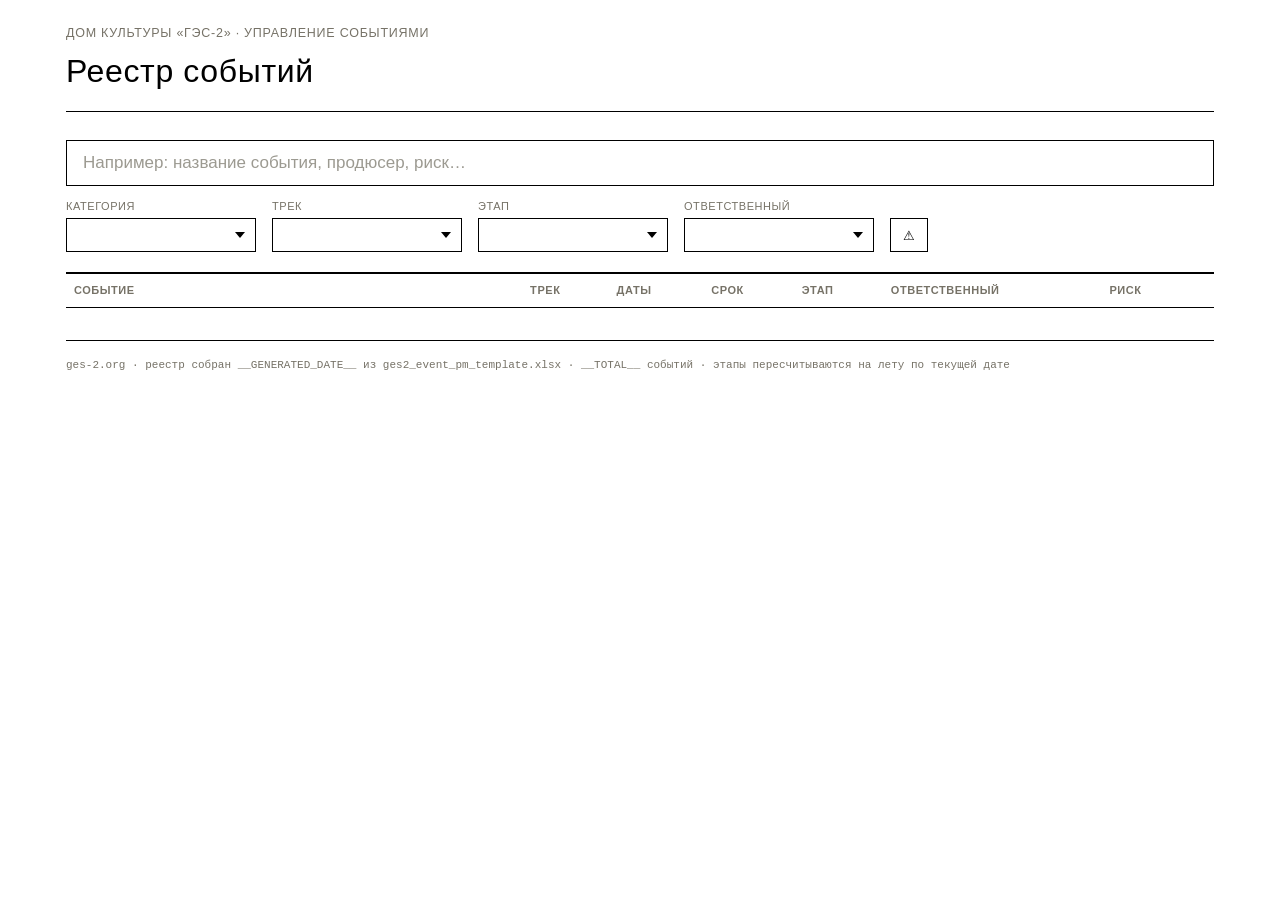
<file: event-management/template.html>
<!DOCTYPE html>
<html lang="ru">
<head>
<meta charset="UTF-8">
<meta name="viewport" content="width=device-width, initial-scale=1">
<title>ГЭС-2 — реестр событий</title>
<!--
  Автономный файл: данные, стили и логика встроены целиком, внешних
  запросов и зависимостей нет.

  ЭТО СГЕНЕРИРОВАННЫЙ ФАЙЛ. Не редактируйте его напрямую — правки потеряются
  при следующей сборке. Источник:
    docs/ges2_event_pm_template.xlsx        — исходные данные (Excel)
    event-management/template.html          — этот шаблон
    event-management/build_registry.py      — сборщик
    event-management/registry-data.json     — извлечённые данные (побочный
                                               артефакт сборки, для переиспользования)

  Обновить реестр: отредактируйте .xlsx, затем
    python3 event-management/build_registry.py

  Это ТОЛЬКО ПРОСМОТР: поиск и фильтрация, без редактирования полей —
  так и было запрошено. Правки вносятся в исходный .xlsx.

  "Текущий этап" в исходном файле — статичная подсказка на дату сборки
  (09.08.2026), не формула. Здесь он ПЕРЕСЧИТЫВАЕТСЯ на лету по реальной
  дате устройства посетителя (см. computeStage ниже) — так реестр не
  устаревает молча. Формула восстановлена из листов "Этапы по трекам" и
  проверена на исходных данных (все 23 события "в процессе" на 09.08.2026
  дают тот же результат, что и статичное значение в файле).
-->
<style>
  :root {
    --font-text: "Diagramatika Text", "Diagramatika Text Fallback", "Helvetica Neue", Arial, sans-serif;
    --font-display: "Diagramatika Display", "Diagramatika Display Fallback", "Helvetica Neue", Arial, sans-serif;
    --font-mono: ui-monospace, SFMono-Regular, Consolas, "Liberation Mono", Menlo, monospace;
    --tracking-display: 0.02em;

    --text-sm: 12.5px;
    --text-base: 15px;
    --text-lg: 17px;
    --display-md: 21px;
    --display-lg: 32px;

    --space-1: 4px;
    --space-2: 8px;
    --space-3: 12px;
    --space-4: 16px;
    --space-6: 24px;
    --space-8: 32px;

    --color-ink: #000000;
    --color-paper: #FFFFFF;
    --color-muted: #767267;
    --color-hint: #9C9A91;
    --color-hairline-bg: #F1EFE9;
    --color-stripe: #FAF9F5;
    --color-error: #B23A00;

    --status-green: #2F6B3D;
    --status-green-bg: #E7EFE5;
    --status-amber: #9C6B0B;
    --status-amber-bg: #F5EDDB;
    --status-red: #B23A00;
    --status-red-bg: #F5E4DB;
    --status-grey: #9C9A91;
    --status-grey-bg: #F1EFE9;

    --border-hairline: 0.5px solid var(--color-ink);
    --radius: 0px;
  }

  *{box-sizing:border-box;}
  body{
    margin:0; background:var(--color-paper); color:var(--color-ink);
    font-family:var(--font-text); font-size:var(--text-base); line-height:1.5;
    -webkit-font-smoothing:antialiased;
  }
  .wrap{max-width:1180px; margin:0 auto; padding: 0 var(--space-4) var(--space-8);}

  header.masthead{
    padding: var(--space-6) 0 var(--space-4);
    border-bottom: var(--border-hairline);
    margin-bottom: var(--space-4);
  }
  .eyebrow{
    font-family:var(--font-text); font-size:var(--text-sm); text-transform:uppercase;
    letter-spacing:0.06em; color:var(--color-muted);
  }
  h1{
    font-family:var(--font-display); font-weight:400; letter-spacing:var(--tracking-display);
    font-size:var(--display-lg); margin: var(--space-1) 0 0;
  }

  /* ---- поиск ---- */
  .search-bar{
    position:sticky; top:0; background:var(--color-paper); z-index:5;
    padding: var(--space-3) 0; border-bottom: var(--border-hairline);
    margin-top: var(--space-4);
  }
  #search{
    width:100%; font-family:var(--font-text); font-size:var(--text-lg); color:var(--color-ink);
    border: var(--border-hairline); border-radius:var(--radius); background:var(--color-paper);
    padding: var(--space-3) var(--space-4); margin-bottom: var(--space-3);
  }
  #search::placeholder{color:var(--color-hint);}
  #search:focus-visible{outline:2px solid var(--color-ink); outline-offset:2px;}

  .filters-line{display:flex; align-items:flex-end; gap: var(--space-4); flex-wrap:wrap; margin-bottom: var(--space-2);}
  .filter-item{display:flex; flex-direction:column; gap:4px;}
  .filter-label{
    font-family:var(--font-text); font-size:11px; text-transform:uppercase; letter-spacing:0.05em;
    color:var(--color-muted);
  }
  .filter-select{
    font-family:var(--font-text); font-size:var(--text-sm); color:var(--color-ink);
    background:var(--color-paper); border: var(--border-hairline); border-radius:var(--radius);
    padding: var(--space-1) 28px var(--space-1) var(--space-2); min-width:190px; cursor:pointer; height:34px;
    /* Нативный select рисуется системным виджетом со скруглением, которое
       border-radius не перебивает — appearance:none снимает системный вид,
       дальше рисуем свою прямоугольную рамку и стрелку. */
    -webkit-appearance:none; -moz-appearance:none; appearance:none;
    background-image:url("data:image/svg+xml,%3Csvg xmlns='http://www.w3.org/2000/svg' width='10' height='6'%3E%3Cpath d='M0 0L5 6L10 0Z' fill='%23000'/%3E%3C/svg%3E");
    background-repeat:no-repeat; background-position:right 10px center;
  }
  .filter-select:focus-visible{outline:2px solid var(--color-ink); outline-offset:1px;}
  .filter-select::-ms-expand{display:none;}

  .toggle{
    font-family:var(--font-text); font-size:var(--text-sm); color:var(--color-ink);
    background:var(--color-paper); border: var(--border-hairline); border-radius:var(--radius);
    padding: var(--space-1) var(--space-3); cursor:pointer; height:34px;
  }
  .toggle.active{background:var(--color-ink); color:var(--color-paper);}

  .result-count{font-family:var(--font-mono); font-size:11px; color:var(--color-muted); margin-bottom: var(--space-2);}

  /* ---- таблица реестра ---- */
  .table-scroll{overflow-x:auto; border-top: var(--border-hairline);}
  table.registry{width:100%; border-collapse:collapse; min-width:1000px;}
  table.registry th{
    background:var(--color-paper);
    text-align:left; font-family:var(--font-text); font-size:11px; text-transform:uppercase;
    letter-spacing:0.05em; color:var(--color-muted); padding: var(--space-2) var(--space-2);
    border-bottom: var(--border-hairline); cursor:pointer; white-space:nowrap; user-select:none;
  }
  table.registry th .arrow{color:var(--color-ink); margin-left:3px;}
  table.registry td{
    padding: var(--space-2); border-bottom: 0.5px solid var(--color-hairline-bg);
    vertical-align:top; font-size:var(--text-base);
  }
  table.registry tbody tr.event-row{cursor:pointer;}
  table.registry tbody tr.event-row:hover{background:var(--color-stripe);}
  table.registry tbody tr.event-row.expanded{background:var(--color-hairline-bg);}
  .col-title{min-width:260px;}
  .ev-title{font-weight:600;}
  .ev-sub{font-family:var(--font-mono); font-size:11px; color:var(--color-muted); margin-top:2px;}
  .track-badge{
    display:inline-block; font-family:var(--font-text); font-size:11px;
    border: var(--border-hairline); padding:1px 6px;
  }
  .dates-cell{font-family:var(--font-mono); font-size:12px; white-space:nowrap;}
  .tminus-cell{white-space:nowrap;}
  .tminus-now{font-weight:600;}
  .dept-chips{display:flex; flex-wrap:wrap; gap:3px; max-width:220px;}
  .dept-chip{
    font-size:10.5px; font-family:var(--font-text); border: 0.5px solid var(--color-hint);
    padding:1px 5px; color:var(--color-ink); white-space:nowrap;
  }
  .risk-flag{color:var(--color-error); font-weight:700; font-size:13px;}
  .chevron{color:var(--color-muted); font-family:var(--font-mono); font-size:11px;}

  /* ---- детальная панель ---- */
  tr.detail-row td{
    padding: var(--space-4); background:var(--color-hairline-bg); border-bottom: var(--border-hairline);
  }
  .detail-grid{display:grid; grid-template-columns: 1.1fr 1fr; gap: var(--space-6);}
  @media (max-width: 900px){ .detail-grid{grid-template-columns:1fr;} }
  .detail-block h4{
    font-family:var(--font-text); font-size:11px; text-transform:uppercase; letter-spacing:0.05em;
    color:var(--color-muted); margin:0 0 var(--space-2);
  }
  .detail-fact{font-size:var(--text-sm); margin-bottom:4px;}
  .detail-fact b{font-weight:600;}
  .link-line a{color:var(--color-ink);}

  .status-grid{display:grid; grid-template-columns:1fr auto; gap:4px 12px; font-size:var(--text-sm);}
  .status-dot{display:inline-block; width:8px; height:8px; border-radius:50%; margin-right:5px; vertical-align:middle;}
  .status-dot.green{background:var(--status-green);}
  .status-dot.amber{background:var(--status-amber);}
  .status-dot.red{background:var(--status-red);}
  .status-dot.grey{background:var(--status-grey);}
  .status-text{font-size:12px;}

  table.stage-table{width:100%; border-collapse:collapse; font-size:12px; margin-top:4px;}
  table.stage-table th{
    text-align:left; font-size:10px; text-transform:uppercase; color:var(--color-muted);
    padding:3px 6px; border-bottom: 0.5px solid var(--color-hint);
  }
  table.stage-table td{padding:3px 6px; border-bottom: 0.5px solid var(--color-hairline-bg); vertical-align:top;}
  table.stage-table tr.current-stage td{background:#fff; font-weight:600; box-shadow: inset 2px 0 0 var(--color-ink);}
  .raci-role{font-family:var(--font-mono); font-weight:700;}

  .risk-box{
    font-size:var(--text-sm); background:#fff; border-left:3px solid var(--color-error);
    padding: var(--space-2) var(--space-3); margin-top: var(--space-2);
  }

  .empty-state{text-align:center; padding: var(--space-8) var(--space-4); color:var(--color-muted);}
  .empty-state button{
    margin-top: var(--space-3); font-family:var(--font-text); font-size:var(--text-sm);
    background:var(--color-ink); color:var(--color-paper); border:none;
    border-radius:var(--radius); padding: var(--space-2) var(--space-4); cursor:pointer;
  }

  footer.page-footer{
    margin-top: var(--space-8); padding-top: var(--space-4); border-top: var(--border-hairline);
    font-family:var(--font-mono); font-size:11px; color:var(--color-muted);
  }
</style>
</head>
<body>
<div class="wrap">

  <header class="masthead">
    <div class="eyebrow">Дом культуры «ГЭС-2» · управление событиями</div>
    <h1>Реестр событий</h1>
  </header>

  <div class="search-bar">
    <input type="search" id="search" placeholder="Например: название события, продюсер, риск…" autocomplete="off">

    <div class="filters-line">
      <div class="filter-item">
        <span class="filter-label">Категория</span>
        <select class="filter-select" id="f-category"></select>
      </div>
      <div class="filter-item">
        <span class="filter-label">Трек</span>
        <select class="filter-select" id="f-track"></select>
      </div>
      <div class="filter-item">
        <span class="filter-label">Этап</span>
        <select class="filter-select" id="f-stage"></select>
      </div>
      <div class="filter-item">
        <span class="filter-label">Ответственный</span>
        <select class="filter-select" id="f-dept"></select>
      </div>
      <button type="button" class="toggle" id="f-risk">⚠</button>
    </div>
    <div class="result-count" id="result-count"></div>
  </div>

  <div class="table-scroll">
    <table class="registry" id="registry-table">
      <thead>
        <tr>
          <th data-sort="title" class="col-title">Событие <span class="arrow"></span></th>
          <th data-sort="track">Трек <span class="arrow"></span></th>
          <th data-sort="dateStart">Даты <span class="arrow"></span></th>
          <th data-sort="tminus">Срок <span class="arrow"></span></th>
          <th data-sort="stage">Этап <span class="arrow"></span></th>
          <th>Ответственный</th>
          <th>Риск</th>
          <th></th>
        </tr>
      </thead>
      <tbody id="registry-body"></tbody>
    </table>
  </div>

  <footer class="page-footer">
    ges-2.org · реестр собран __GENERATED_DATE__ из ges2_event_pm_template.xlsx · __TOTAL__ событий · этапы пересчитываются на лету по текущей дате
  </footer>

</div>

<script type="application/json" id="registry-data">__REGISTRY_DATA_JSON__</script>
<script>
(function () {
  'use strict';

  var DATA = JSON.parse(document.getElementById('registry-data').textContent);
  var events = DATA.events;
  var stagesByTrack = DATA.stagesByTrack;
  var raci = DATA.raci;
  var STAGES_ORDER = DATA.stagesOrder;
  var DEPARTMENTS = DATA.departments;

  var state = { q: '', category: 'all', track: 'all', stage: 'all', dept: 'all', riskOnly: false };
  var sort = { key: 'dateStart', dir: 1 };
  var expandedId = null;

  function escapeHtml(s) {
    return String(s).replace(/[&<>"']/g, function (c) {
      return { '&': '&amp;', '<': '&lt;', '>': '&gt;', '"': '&quot;', "'": '&#39;' }[c];
    });
  }

  function parseDate(iso) {
    var p = iso.split('-');
    return new Date(parseInt(p[0], 10), parseInt(p[1], 10) - 1, parseInt(p[2], 10));
  }

  function daysBetween(a, b) {
    var MS = 24 * 60 * 60 * 1000;
    var da = new Date(a.getFullYear(), a.getMonth(), a.getDate());
    var db = new Date(b.getFullYear(), b.getMonth(), b.getDate());
    return Math.round((db - da) / MS);
  }

  function fmtDate(iso) {
    var d = parseDate(iso);
    var dd = String(d.getDate()).padStart(2, '0');
    var mm = String(d.getMonth() + 1).padStart(2, '0');
    var yy = String(d.getFullYear()).slice(2);
    return dd + '.' + mm + '.' + yy;
  }

  // Пересчёт текущего этапа по реальной дате — см. пояснение в шапке файла.
  function computeStage(ev, today) {
    var start = parseDate(ev.dateStart);
    var end = parseDate(ev.dateEnd);
    if (today >= start && today <= end) return { stage: 'Проведение', tminus: daysBetween(today, start) };
    if (today > end) return { stage: 'Пост-ивент', tminus: daysBetween(today, start) };

    var g = daysBetween(today, start); // положительное число дней до начала
    var schedule = stagesByTrack[ev.track].filter(function (s) { return s.stage !== 'Проведение' && s.stage !== 'Пост-ивент'; });
    var chosen = schedule[0] ? schedule[0].stage : 'Заявка/утверждение';
    for (var i = 0; i < schedule.length; i++) {
      var s = schedule[i];
      var startAbs = Math.abs(s.startTMinus);
      var deadlineAbs = Math.abs(s.deadlineTMinus);
      if (g <= startAbs && g >= deadlineAbs) { chosen = s.stage; break; }
      if (g > startAbs) { chosen = s.stage; } // за пределами горизонта — откат на самый ранний этап
    }
    return { stage: chosen, tminus: g };
  }

  function tminusLabel(computed) {
    var n = computed.tminus;
    if (computed.stage === 'Проведение') return 'идёт сейчас';
    if (n === 0) return 'сегодня';
    if (n > 0) return 'через ' + n + ' ' + dayWord(n);
    return n * -1 + ' ' + dayWord(-n) + ' назад';
  }

  function dayWord(n) {
    var n10 = n % 10, n100 = n % 100;
    if (n100 >= 11 && n100 <= 14) return 'дней';
    if (n10 === 1) return 'день';
    if (n10 >= 2 && n10 <= 4) return 'дня';
    return 'дней';
  }

  function departmentsResponsibleNow(ev, stage) {
    var stageRaci = (raci[ev.track] || {})[stage] || {};
    return DEPARTMENTS.filter(function (d) { return stageRaci[d] === 'R'; });
  }

  function statusDotClass(val) {
    if (val === 'Зелёный') return 'green';
    if (val === 'Жёлтый') return 'amber';
    if (val === 'Красный') return 'red';
    return 'grey';
  }

  function computeOverallStatus(ev) {
    var vals = DEPARTMENTS.map(function (d) { return ev.departments[d]; });
    var filled = vals.filter(function (v) { return v !== null && v !== undefined; });
    if (filled.length === 0) return null;
    if (filled.indexOf('Красный') !== -1) return 'Красный';
    if (filled.indexOf('Жёлтый') !== -1) return 'Жёлтый';
    if (filled.indexOf('Не начат') !== -1) return 'Не начат';
    return 'Зелёный';
  }

  // ---- предвычисление на текущий момент (единая точка "сейчас" на весь рендер) ----
  var TODAY = new Date();
  TODAY.setHours(0, 0, 0, 0);
  var computed = {};
  events.forEach(function (ev) { computed[ev.id] = computeStage(ev, TODAY); });

  function buildSelect(containerId, key, values, counts) {
    var el = document.getElementById(containerId);
    var html = '<option value="all">Все (' + events.length + ')</option>';
    values.forEach(function (v) {
      var c = counts[v] || 0;
      html += '<option value="' + escapeHtml(v) + '">' + escapeHtml(v) + ' (' + c + ')</option>';
    });
    el.innerHTML = html;
    el.value = state[key];
    el.addEventListener('change', function () {
      state[key] = el.value;
      render();
    });
  }

  function countBy(fn) {
    var counts = {};
    events.forEach(function (ev) {
      var v = fn(ev);
      counts[v] = (counts[v] || 0) + 1;
    });
    return counts;
  }

  function setupFilters() {
    buildSelect('f-category', 'category', DATA.categories, countBy(function (ev) { return ev.category; }));
    buildSelect('f-track', 'track', DATA.tracks, countBy(function (ev) { return ev.track; }));

    var stagesPresent = STAGES_ORDER.filter(function (s) {
      return events.some(function (ev) { return computed[ev.id].stage === s; });
    });
    buildSelect('f-stage', 'stage', stagesPresent, countBy(function (ev) { return computed[ev.id].stage; }));

    // dept-фильтр особый: событие может иметь НЕСКОЛЬКО ответственных отделов
    // одновременно, поэтому счётчик — это не countBy (который взял бы только
    // один отдел на событие), а сумма по каждому отделу отдельно; матчинг в
    // matchesFilters ниже соответственно проверяет "входит в список", а не "равно".
    var deptCounts = {};
    DEPARTMENTS.forEach(function (d) { deptCounts[d] = 0; });
    events.forEach(function (ev) {
      departmentsResponsibleNow(ev, computed[ev.id].stage).forEach(function (d) { deptCounts[d]++; });
    });
    buildSelect('f-dept', 'dept', DEPARTMENTS, deptCounts);

    document.getElementById('f-risk').addEventListener('click', function () {
      state.riskOnly = !state.riskOnly;
      this.classList.toggle('active', state.riskOnly);
      render();
    });

    document.querySelectorAll('#registry-table th[data-sort]').forEach(function (th) {
      th.addEventListener('click', function () {
        var key = th.getAttribute('data-sort');
        if (sort.key === key) { sort.dir *= -1; } else { sort.key = key; sort.dir = 1; }
        document.querySelectorAll('#registry-table th .arrow').forEach(function (a) { a.textContent = ''; });
        th.querySelector('.arrow').textContent = sort.dir === 1 ? '↑' : '↓';
        render();
      });
    });
  }

  function matchesFilters(ev) {
    var st = computed[ev.id];
    if (state.category !== 'all' && ev.category !== state.category) return false;
    if (state.track !== 'all' && ev.track !== state.track) return false;
    if (state.stage !== 'all' && st.stage !== state.stage) return false;
    if (state.dept !== 'all' && departmentsResponsibleNow(ev, st.stage).indexOf(state.dept) === -1) return false;
    if (state.riskOnly && !ev.riskNote) return false;
    if (state.q) {
      var q = state.q.toLowerCase();
      var hay = (ev.title + ' ' + ev.category + ' ' + (ev.producer || '') + ' ' + (ev.riskNote || '')).toLowerCase();
      if (hay.indexOf(q) === -1) return false;
    }
    return true;
  }

  function sortValue(ev) {
    var st = computed[ev.id];
    switch (sort.key) {
      case 'title': return ev.title.toLowerCase();
      case 'track': return DATA.tracks.indexOf(ev.track);
      case 'dateStart': return ev.dateStart;
      case 'tminus': return st.tminus + (st.stage === 'Проведение' ? -100000 : 0);
      case 'stage': return STAGES_ORDER.indexOf(st.stage);
      default: return ev.dateStart;
    }
  }

  function stageDetailTable(ev) {
    var schedule = stagesByTrack[ev.track];
    var stageRaciForTrack = raci[ev.track] || {};
    var rows = schedule.map(function (s) {
      var isCurrent = s.stage === computed[ev.id].stage;
      var rolesEntries = Object.keys(stageRaciForTrack[s.stage] || {})
        .filter(function (d) { return stageRaciForTrack[s.stage][d]; })
        .map(function (d) { return d + ' <span class="raci-role">' + stageRaciForTrack[s.stage][d] + '</span>'; })
        .join(', ');
      return '<tr class="' + (isCurrent ? 'current-stage' : '') + '"><td>' + escapeHtml(s.stage) + '</td>' +
        '<td>T' + s.startTMinus + '…T' + s.deadlineTMinus + '</td>' +
        '<td>' + (rolesEntries || '—') + '</td></tr>';
    }).join('');
    return '<table class="stage-table"><tr><th>Этап трека «' + escapeHtml(ev.track) + '»</th><th>T-минус окно</th><th>RACI</th></tr>' + rows + '</table>';
  }

  function statusGridHtml(ev) {
    return '<div class="status-grid">' + DEPARTMENTS.map(function (d) {
      var v = ev.departments[d];
      var label = v || 'не проставлено';
      return '<span>' + escapeHtml(d) + '</span><span class="status-text"><span class="status-dot ' + statusDotClass(v) + '"></span>' + escapeHtml(label) + '</span>';
    }).join('') + '</div>';
  }

  function detailRowHtml(ev) {
    var overall = computeOverallStatus(ev);
    return '<tr class="detail-row"><td colspan="8"><div class="detail-grid">' +
      '<div class="detail-block">' +
      '<h4>Карточка события</h4>' +
      '<div class="detail-fact"><b>ID:</b> ' + escapeHtml(ev.id) + '</div>' +
      '<div class="detail-fact"><b>Категория:</b> ' + escapeHtml(ev.category) + '</div>' +
      '<div class="detail-fact"><b>Продюсер:</b> ' + escapeHtml(ev.producer || 'не назначен') + '</div>' +
      '<div class="detail-fact"><b>Платно:</b> ' + (ev.paid ? 'Да' : 'Нет') + '</div>' +
      '<div class="detail-fact"><b>Общий статус:</b> ' + (overall ? escapeHtml(overall) : 'не проставлен (отделы ещё не заполнили статусы)') + '</div>' +
      '<div class="detail-fact link-line"><b>Страница:</b> ' + (ev.link ? '<a href="' + escapeHtml(ev.link) + '" target="_blank" rel="noopener">' + escapeHtml(ev.link) + '</a>' : '—') + '</div>' +
      (ev.riskNote ? '<div class="risk-box">⚠ ' + escapeHtml(ev.riskNote) + '</div>' : '') +
      '<h4 style="margin-top:16px">Статус по отделам</h4>' +
      statusGridHtml(ev) +
      '</div>' +
      '<div class="detail-block">' +
      '<h4>Жизненный цикл трека «' + escapeHtml(ev.track) + '»</h4>' +
      stageDetailTable(ev) +
      '</div>' +
      '</div></td></tr>';
  }

  function rowHtml(ev) {
    var st = computed[ev.id];
    var deps = departmentsResponsibleNow(ev, st.stage);
    var isExpanded = String(expandedId) === String(ev.id);
    var main = '<tr class="event-row' + (isExpanded ? ' expanded' : '') + '" data-id="' + escapeHtml(ev.id) + '">' +
      '<td class="col-title"><div class="ev-title">' + escapeHtml(ev.title) + '</div><div class="ev-sub">' + escapeHtml(ev.id) + ' · ' + escapeHtml(ev.category) + '</div></td>' +
      '<td><span class="track-badge">' + escapeHtml(ev.track) + '</span></td>' +
      '<td class="dates-cell">' + fmtDate(ev.dateStart) + (ev.dateStart !== ev.dateEnd ? ' – ' + fmtDate(ev.dateEnd) : '') + '</td>' +
      '<td class="tminus-cell' + (st.stage === 'Проведение' ? ' tminus-now' : '') + '">' + tminusLabel(st) + '</td>' +
      '<td>' + escapeHtml(st.stage) + '</td>' +
      '<td><div class="dept-chips">' + (deps.length ? deps.map(function (d) { return '<span class="dept-chip">' + escapeHtml(d) + '</span>'; }).join('') : '<span class="dept-chip">—</span>') + '</div></td>' +
      '<td>' + (ev.riskNote ? '<span class="risk-flag" title="' + escapeHtml(ev.riskNote) + '">⚠</span>' : '') + '</td>' +
      '<td class="chevron">' + (isExpanded ? '▾' : '▸') + '</td>' +
      '</tr>';
    return main + (isExpanded ? detailRowHtml(ev) : '');
  }

  function render() {
    var filtered = events.filter(matchesFilters);
    filtered.sort(function (a, b) {
      var va = sortValue(a), vb = sortValue(b);
      if (va < vb) return -1 * sort.dir;
      if (va > vb) return 1 * sort.dir;
      return 0;
    });

    document.getElementById('result-count').textContent = filtered.length + ' из ' + events.length;

    var body = document.getElementById('registry-body');
    if (filtered.length === 0) {
      body.innerHTML = '<tr><td colspan="8"><div class="empty-state">Ничего не найдено по этому запросу и фильтрам.<br><button type="button" id="reset-btn">Сбросить всё</button></div></td></tr>';
      document.getElementById('reset-btn').addEventListener('click', resetAll);
      return;
    }

    body.innerHTML = filtered.map(rowHtml).join('');
    body.querySelectorAll('tr.event-row').forEach(function (tr) {
      tr.addEventListener('click', function () {
        var id = tr.getAttribute('data-id');
        expandedId = (expandedId === id) ? null : id;
        render();
      });
    });
  }

  function resetAll() {
    state = { q: '', category: 'all', track: 'all', stage: 'all', dept: 'all', riskOnly: false };
    document.getElementById('search').value = '';
    ['f-category', 'f-track', 'f-stage', 'f-dept'].forEach(function (id) { document.getElementById(id).value = 'all'; });
    document.getElementById('f-risk').classList.remove('active');
    render();
  }

  document.getElementById('search').addEventListener('input', function (e) {
    state.q = e.target.value;
    render();
  });

  setupFilters();
  render();
})();
</script>
</body>
</html>
</file>
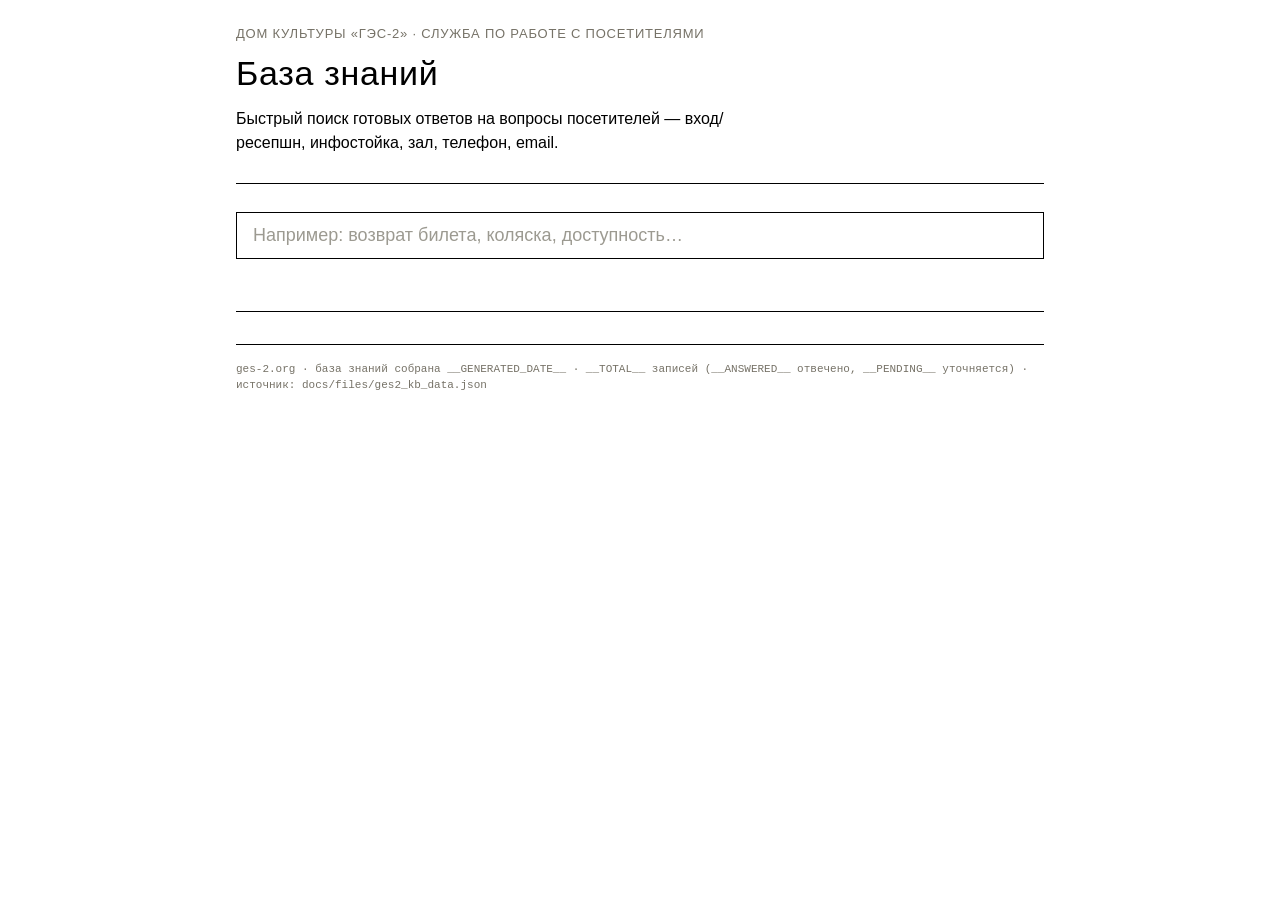
<file: knowledge-base/template.html>
<!DOCTYPE html>
<html lang="ru">
<head>
<meta charset="UTF-8">
<meta name="viewport" content="width=device-width, initial-scale=1">
<title>ГЭС-2 — база знаний посетительской службы</title>
<!--
  Автономный файл: данные, стили и логика встроены целиком, внешних
  запросов и зависимостей нет — можно открывать локально двойным кликом,
  с флешки, из внутренней папки, без сервера и интернета.

  ЭТО СГЕНЕРИРОВАННЫЙ ФАЙЛ. Не редактируйте его напрямую — правки потеряются
  при следующей сборке. Источник:
    docs/files/ges2_kb_data.json  — данные (вопрос/ответ/категория/статус)
    knowledge-base/template.html  — этот шаблон (разметка/стили/логика)
    knowledge-base/build_kb.py    — сборщик, который валидирует данные и
                                     подставляет их в шаблон

  Обновить базу: отредактируйте ges2_kb_data.json, затем
    python3 knowledge-base/build_kb.py
  Сборщик остановится с понятной ошибкой, если нарушено правило целостности
  (answered ⇒ answer и source заполнены; pending ⇒ answer пустой).
-->
<style>
  :root {
    --font-text: "Diagramatika Text", "Diagramatika Text Fallback", "Helvetica Neue", Arial, sans-serif;
    --font-display: "Diagramatika Display", "Diagramatika Display Fallback", "Helvetica Neue", Arial, sans-serif;
    --font-mono: ui-monospace, SFMono-Regular, Consolas, "Liberation Mono", Menlo, monospace;
    --tracking-display: 0.02em;

    /* Фиксированная (не fluid-vw) шкала — сознательное отличие от токенов
       публичного сайта: это плотный рабочий инструмент для поиска на лету,
       а не витринная страница, ему нужнее стабильный размер текста, чем
       адаптивный масштаб под ширину окна. Цвет/шрифт/hairline/radius —
       те же, что в design-system/tokens.css. */
    --text-sm: 13px;
    --text-base: 16px;
    --text-lg: 18px;
    --display-md: 22px;
    --display-lg: 34px;

    --space-1: 4px;
    --space-2: 8px;
    --space-3: 12px;
    --space-4: 16px;
    --space-6: 24px;
    --space-8: 32px;

    --color-ink: #000000;
    --color-paper: #FFFFFF;
    --color-muted: #767267;
    --color-hint: #9C9A91;
    --color-hairline-bg: #F1EFE9;
    --color-pending-bg: #FBF8F1;
    --color-error: #B23A00;

    --border-hairline: 0.5px solid var(--color-ink);
    --radius: 0px;
  }

  *{box-sizing:border-box;}
  html{-webkit-text-size-adjust:100%;}
  body{
    margin:0; background:var(--color-paper); color:var(--color-ink);
    font-family:var(--font-text); font-size:var(--text-base); line-height:1.5;
    -webkit-font-smoothing:antialiased;
  }
  .wrap{max-width:840px; margin:0 auto; padding: 0 var(--space-4) var(--space-8);}

  header.masthead{
    padding: var(--space-6) 0 var(--space-4);
    border-bottom: var(--border-hairline);
    margin-bottom: var(--space-4);
  }
  .eyebrow{
    font-family:var(--font-text); font-size:var(--text-sm); text-transform:uppercase;
    letter-spacing:0.06em; color:var(--color-muted);
  }
  h1{
    font-family:var(--font-display); font-weight:400; letter-spacing:var(--tracking-display);
    font-size:var(--display-lg); margin: var(--space-1) 0 0;
  }
  .dek{color:var(--color-ink); margin: var(--space-2) 0 0; max-width:60ch;}
  .stats{
    font-family:var(--font-mono); font-size:11px; color:var(--color-muted);
    margin-top: var(--space-3); display:flex; gap: var(--space-4); flex-wrap:wrap;
  }

  /* ---- поиск ---- */
  .search-bar{
    position:sticky; top:0; background:var(--color-paper); z-index:5;
    padding: var(--space-3) 0; border-bottom: var(--border-hairline);
    display:flex; flex-direction:column; gap: var(--space-2);
  }
  #search{
    width:100%; font-family:var(--font-text); font-size:var(--text-lg); color:var(--color-ink);
    border: var(--border-hairline); border-radius:var(--radius); background:var(--color-paper);
    padding: var(--space-3) var(--space-4);
  }
  #search::placeholder{color:var(--color-hint);}
  #search:focus-visible{outline:2px solid var(--color-ink); outline-offset:2px;}
  .result-count{font-family:var(--font-mono); font-size:11px; color:var(--color-muted);}

  /* ---- категории ---- */
  .cat-scroller{
    display:flex; gap: var(--space-2); overflow-x:auto; padding: var(--space-3) 0;
    -webkit-overflow-scrolling:touch;
  }
  .cat-scroller::-webkit-scrollbar{height:4px;}
  .chip{
    font-family:var(--font-text); font-size:var(--text-sm); color:var(--color-ink);
    background:var(--color-paper); border: var(--border-hairline); border-radius:var(--radius);
    padding: var(--space-1) var(--space-3); white-space:nowrap; cursor:pointer; flex:none;
  }
  .chip.active{background:var(--color-ink); color:var(--color-paper);}
  .chip .n{color:var(--color-muted); margin-left:4px;}
  .chip.active .n{color:#CFCBBE;}

  /* ---- список результатов ---- */
  #results{margin-top: var(--space-2);}
  .entry{
    border: var(--border-hairline); border-radius:var(--radius);
    padding: var(--space-4); margin-bottom: var(--space-3);
  }
  .entry[data-status="pending"]{
    background: var(--color-pending-bg); border-style:dashed;
  }
  .entry-head{
    display:flex; justify-content:space-between; align-items:baseline;
    gap: var(--space-2); margin-bottom: var(--space-2);
  }
  .entry-category{
    font-family:var(--font-text); font-size:var(--text-sm); text-transform:uppercase;
    letter-spacing:0.04em; color:var(--color-muted);
  }
  .entry-id{font-family:var(--font-mono); font-size:11px; color:var(--color-hint);}
  .entry-question{
    font-family:var(--font-display); font-weight:400; letter-spacing:var(--tracking-display);
    font-size:var(--display-md); margin:0 0 var(--space-2); text-wrap:balance;
  }
  .entry-answer{font-size:var(--text-base); white-space:pre-line;}
  .entry-pending-tag{
    display:inline-block; font-family:var(--font-text); font-size:11px; font-weight:700;
    text-transform:uppercase; letter-spacing:0.05em; color:var(--color-error);
    border:1px solid var(--color-error); padding:2px 6px; margin-bottom: var(--space-2);
  }
  .entry-notes{color:var(--color-muted); font-size:var(--text-sm); font-style:italic;}
  .entry-notes::before{content:"Для команды: ";font-style:normal;}
  .entry-footer{
    display:flex; justify-content:space-between; align-items:center; flex-wrap:wrap;
    gap: var(--space-2); margin-top: var(--space-3); padding-top: var(--space-2);
    border-top: 0.5px solid var(--color-hairline-bg);
  }
  .entry-source-line{font-family:var(--font-mono); font-size:11px; color:var(--color-muted);}
  .copy-btn{
    font-family:var(--font-text); font-size:12px; color:var(--color-ink);
    background:var(--color-paper); border: var(--border-hairline); border-radius:var(--radius);
    padding: 4px 10px; cursor:pointer;
  }
  .copy-btn:hover{background:var(--color-hairline-bg);}
  .copy-btn.copied{background:var(--color-ink); color:var(--color-paper);}

  mark{background:var(--color-ink); color:var(--color-paper); padding:0 1px;}

  .empty-state{
    text-align:center; padding: var(--space-8) var(--space-4); color:var(--color-muted);
  }
  .empty-state button{
    margin-top: var(--space-3); font-family:var(--font-text); font-size:var(--text-sm);
    background:var(--color-ink); color:var(--color-paper); border:none;
    border-radius:var(--radius); padding: var(--space-2) var(--space-4); cursor:pointer;
  }

  footer.page-footer{
    margin-top: var(--space-8); padding-top: var(--space-4); border-top: var(--border-hairline);
    font-family:var(--font-mono); font-size:11px; color:var(--color-muted);
  }

  @media (max-width:520px){
    .entry-footer{align-items:flex-start;}
  }
</style>
</head>
<body>
<div class="wrap">

  <header class="masthead">
    <div class="eyebrow">Дом культуры «ГЭС-2» · служба по работе с посетителями</div>
    <h1>База знаний</h1>
    <p class="dek">Быстрый поиск готовых ответов на вопросы посетителей — вход/ресепшн, инфостойка, зал, телефон, email.</p>
    <div class="stats" id="stats"></div>
  </header>

  <div class="search-bar">
    <input type="search" id="search" placeholder="Например: возврат билета, коляска, доступность…" autocomplete="off">
    <div class="cat-scroller" id="cat-filter"></div>
    <div class="result-count" id="result-count"></div>
  </div>

  <div id="results"></div>

  <footer class="page-footer">
    ges-2.org · база знаний собрана __GENERATED_DATE__ · __TOTAL__ записей (__ANSWERED__ отвечено, __PENDING__ уточняется) · источник: docs/files/ges2_kb_data.json
  </footer>

</div>

<script type="application/json" id="kb-data">__KB_DATA_JSON__</script>
<script>
(function () {
  'use strict';

  var KB = JSON.parse(document.getElementById('kb-data').textContent);
  var entries = KB.entries;

  var state = { q: '', category: 'all' };

  function escapeHtml(s) {
    return String(s).replace(/[&<>"']/g, function (c) {
      return { '&': '&amp;', '<': '&lt;', '>': '&gt;', '"': '&quot;', "'": '&#39;' }[c];
    });
  }

  function highlight(text, q) {
    var escaped = escapeHtml(text);
    if (!q) return escaped;
    var escapedQ = q.replace(/[.*+?^${}()|[\]\\]/g, '\\$&');
    var re = new RegExp('(' + escapedQ + ')', 'ig');
    return escaped.replace(re, '<mark>$1</mark>');
  }

  function matchesSearch(entry, q) {
    if (!q) return true;
    var haystack = (entry.question + ' ' + entry.answer + ' ' + entry.category + ' ' + (entry.notes || '')).toLowerCase();
    return haystack.indexOf(q) !== -1;
  }

  function buildCategoryChips() {
    var counts = {};
    entries.forEach(function (e) { counts[e.category] = (counts[e.category] || 0) + 1; });
    var cats = Object.keys(counts).sort(function (a, b) { return counts[b] - counts[a]; });

    var el = document.getElementById('cat-filter');
    var html = '<button type="button" class="chip active" data-cat="all">Все категории <span class="n">' + entries.length + '</span></button>';
    cats.forEach(function (c) {
      html += '<button type="button" class="chip" data-cat="' + escapeHtml(c) + '">' + escapeHtml(c) + ' <span class="n">' + counts[c] + '</span></button>';
    });
    el.innerHTML = html;
    el.addEventListener('click', function (e) {
      var btn = e.target.closest('.chip');
      if (!btn) return;
      state.category = btn.getAttribute('data-cat');
      el.querySelectorAll('.chip').forEach(function (c) { c.classList.toggle('active', c === btn); });
      render();
    });
  }

  function legacyCopy(text) {
    // Фолбэк для браузеров/контекстов без Clipboard API (например, если
    // страница открыта не по https и не с localhost).
    var ta = document.createElement('textarea');
    ta.value = text;
    ta.style.position = 'fixed';
    ta.style.top = '-1000px';
    document.body.appendChild(ta);
    ta.focus();
    ta.select();
    var ok = false;
    try { ok = document.execCommand('copy'); } catch (e) { ok = false; }
    document.body.removeChild(ta);
    return ok;
  }

  function copyAnswer(text, btn) {
    var original = btn.textContent;
    function showResult(ok) {
      btn.textContent = ok ? 'Скопировано' : 'Не скопировалось — выделите вручную';
      btn.classList.toggle('copied', ok);
      setTimeout(function () { btn.textContent = original; btn.classList.remove('copied'); }, 1600);
    }

    if (navigator.clipboard && window.isSecureContext) {
      navigator.clipboard.writeText(text).then(function () { showResult(true); },
        function () { showResult(legacyCopy(text)); });
    } else {
      showResult(legacyCopy(text));
    }
  }

  function cardHtml(entry, q) {
    var isPending = entry.status === 'pending';
    var head = '<div class="entry-head"><span class="entry-category">' + escapeHtml(entry.category) +
      '</span><span class="entry-id">' + escapeHtml(entry.id) + '</span></div>';
    var question = '<h3 class="entry-question">' + highlight(entry.question, q) + '</h3>';

    var body, footer;
    if (isPending) {
      var notes = entry.notes ? highlight(entry.notes, q) : 'информация уточняется у профильной команды.';
      body = '<span class="entry-pending-tag">Требует уточнения</span>' +
        '<div class="entry-notes">' + notes + '</div>';
      footer = '<div class="entry-footer"><span class="entry-source-line">без готового ответа — не зачитывать посетителю как факт</span></div>';
    } else {
      body = '<div class="entry-answer">' + highlight(entry.answer, q) + '</div>';
      footer = '<div class="entry-footer">' +
        '<span class="entry-source-line">' + escapeHtml(entry.source || '') + (entry.last_updated ? ' · обновлено ' + escapeHtml(entry.last_updated) : '') + '</span>' +
        '<button type="button" class="copy-btn" data-answer="' + escapeHtml(entry.answer) + '">Скопировать ответ</button>' +
        '</div>';
    }

    return '<article class="entry" data-status="' + entry.status + '">' + head + question + body + footer + '</article>';
  }

  function render() {
    var q = state.q.trim().toLowerCase();
    var filtered = entries.filter(function (e) {
      if (state.category !== 'all' && e.category !== state.category) return false;
      return matchesSearch(e, q);
    });

    var resultsEl = document.getElementById('results');
    document.getElementById('result-count').textContent = filtered.length + ' из ' + entries.length;

    if (filtered.length === 0) {
      resultsEl.innerHTML = '<div class="empty-state">Ничего не найдено по этому запросу и фильтрам.<br><button type="button" id="reset-btn">Сбросить всё</button></div>';
      document.getElementById('reset-btn').addEventListener('click', resetAll);
      return;
    }

    resultsEl.innerHTML = filtered.map(function (e) { return cardHtml(e, q); }).join('');
    resultsEl.querySelectorAll('.copy-btn').forEach(function (btn) {
      btn.addEventListener('click', function () { copyAnswer(btn.getAttribute('data-answer'), btn); });
    });
  }

  function resetAll() {
    state = { q: '', category: 'all' };
    document.getElementById('search').value = '';
    document.querySelectorAll('.chip').forEach(function (c) { c.classList.toggle('active', c.getAttribute('data-cat') === 'all'); });
    render();
  }

  document.getElementById('search').addEventListener('input', function (e) {
    state.q = e.target.value;
    render();
  });

  document.addEventListener('keydown', function (e) {
    var active = document.activeElement;
    var typing = active && (active.tagName === 'INPUT' || active.tagName === 'TEXTAREA');
    if (e.key === '/' && !typing) {
      e.preventDefault();
      document.getElementById('search').focus();
    } else if (e.key === 'Escape' && active === document.getElementById('search')) {
      document.getElementById('search').value = '';
      state.q = '';
      render();
    }
  });

  // Статистика в шапке
  var answeredCount = entries.filter(function (e) { return e.status === 'answered'; }).length;
  var pendingCount = entries.length - answeredCount;
  document.getElementById('stats').innerHTML =
    '<span>обновлено ' + escapeHtml(KB.meta.generated) + '</span>' +
    '<span>' + answeredCount + ' отвечено</span>' +
    '<span>' + pendingCount + ' уточняется</span>';

  buildCategoryChips();
  render();
  document.getElementById('search').focus();
})();
</script>
</body>
</html>
</file>
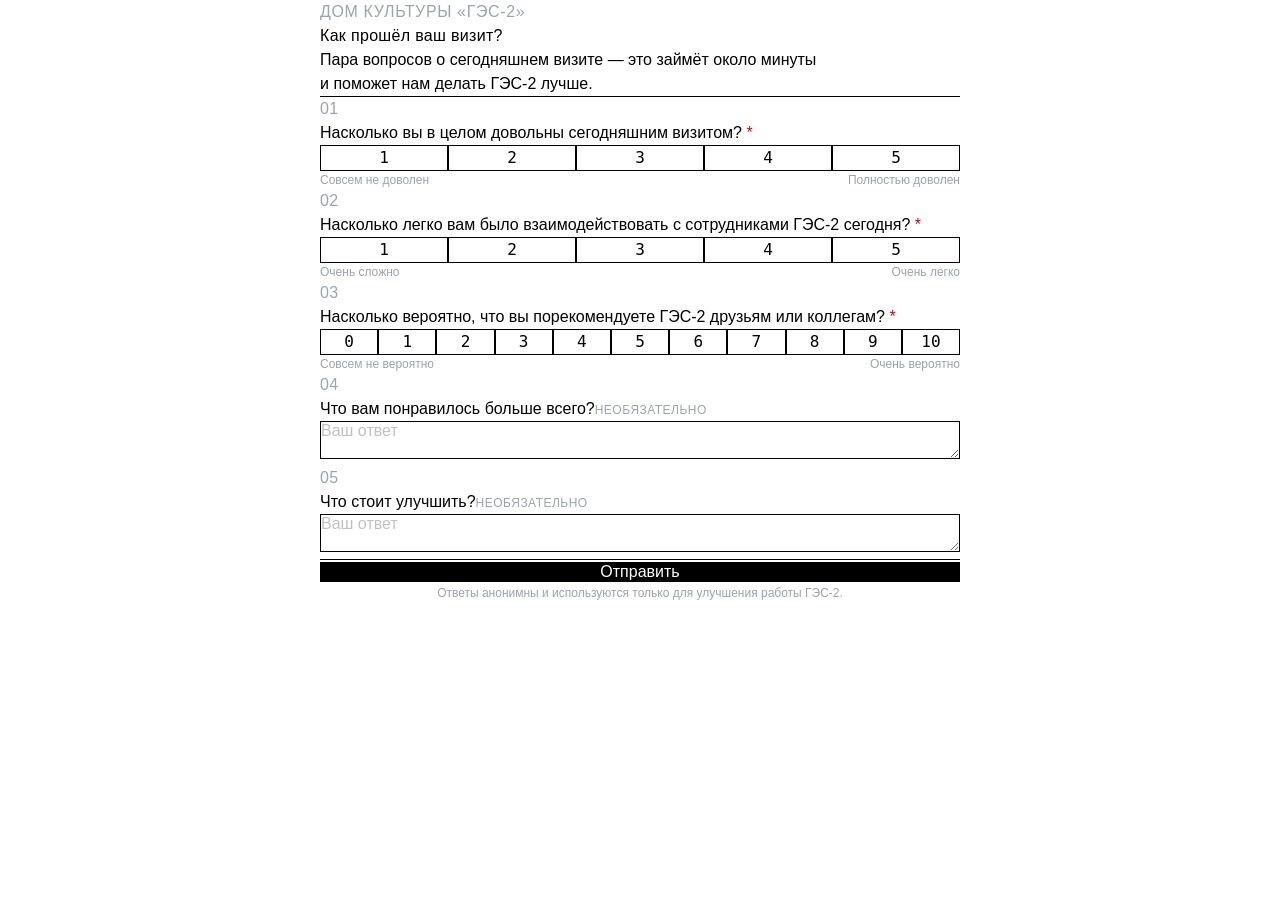
<file: surveys/visitor-survey-basic.html>
<!DOCTYPE html>
<html lang="ru">
<head>
<meta charset="UTF-8">
<meta name="viewport" content="width=device-width, initial-scale=1, viewport-fit=cover">
<title>ГЭС-2 — опрос посетителя</title>
<!--
  Источник контента: docs/ges2_visitor_survey_basic.docx
  ("Базовый опрос посетителя" — сокращённая версия, 5 вопросов, без ветвления).

  Соответствие полей формы вопросам из полного банка анкеты (по ID из docx):
    q5  — Q1 в этой версии, CSAT, шкала 1–5, обязательный
    q6  — Q2, Customer Effort Score, шкала 1–5, обязательный
    q4  — Q3, NPS, шкала 0–10, обязательный
    q12 — Q4, открытый текст, необязательный
    q13 — Q5, открытый текст, необязательный
  Имена input'ов оставлены как q4/q5/q6/q12/q13 намеренно — это ID вопросов
  в полном банке анкеты (см. docx), а не порядковые номера на этой странице.
  Так проще подключить бэкенд позже без переразметки.

  ВАЖНО: вступительный и заключительный текст, а также подписи-якоря на
  концах шкал (1/5 и 0/10) в docx не заданы — это моя редакционная добавка
  для читаемости формы, сверьте с командой перед публикацией.

  Форма сейчас работает только на клиенте (валидация + экран "спасибо").
  Отправка данных никуда не подключена — перед использованием нужно
  подставить реальный endpoint в комментарии "TODO: submit" ниже.
-->
<style>
  /* ---- Токены ГЭС-2 (см. ../design-system/tokens.css) ---- */
  :root {
    /* "/ 1px" в конце — не опечатка: конвертирует длину в безразмерное
       число, иначе следующие calc(scale * Npx) невалидны (length*length). */
    --ges2-scale: calc(min(100vw, 1640px) / 1440 / 1px);
  }
  @media (max-width: 767px) {
    :root { --ges2-scale: calc(100vw / 375 / 1px); }
  }
  :root {
    --font-text: "Diagramatika Text", "Diagramatika Text Fallback", "Helvetica Neue", Arial, sans-serif;
    --font-display: "Diagramatika Display", "Diagramatika Display Fallback", "Helvetica Neue", Arial, sans-serif;
    --tracking-display: 0.02em;

    --text-base: calc(var(--ges2-scale) * 16px);
    --text-lg:   calc(var(--ges2-scale) * 18px);
    --display-sm: calc(var(--ges2-scale) * 20px);
    --display-md: calc(var(--ges2-scale) * 28px);
    --display-lg: calc(var(--ges2-scale) * 40px);

    --space-1: calc(var(--ges2-scale) * 5px);
    --space-2: calc(var(--ges2-scale) * 10px);
    --space-4: calc(var(--ges2-scale) * 20px);
    --space-6: calc(var(--ges2-scale) * 30px);
    --space-10: calc(var(--ges2-scale) * 50px);

    --color-ink: #000000;
    --color-paper: #FFFFFF;
    --color-muted: #9CA3AF;
    --color-hint: #C0C1C0;
    --color-hairline-bg: #EEEEEE;
    --color-error: #D30000;
    --border-hairline: 0.5px solid var(--color-ink);
    --radius: 0px;
  }

  *{box-sizing:border-box;}
  html,body{margin:0; padding:0;}
  body{
    background:var(--color-paper); color:var(--color-ink);
    font-family:var(--font-text); font-size:var(--text-base); line-height:1.5;
    -webkit-font-smoothing:antialiased;
  }
  .page{max-width:640px; margin:0 auto; padding: var(--space-6) var(--space-4) calc(var(--space-10) * 2);}

  header.masthead{padding-bottom: var(--space-4); border-bottom: var(--border-hairline); margin-bottom: var(--space-6);}
  .eyebrow{font-family:var(--font-text); font-size:var(--text-lg); text-transform:uppercase; letter-spacing:0.04em; color:var(--color-muted);}
  h1{
    font-family:var(--font-display); font-weight:400; letter-spacing:var(--tracking-display);
    font-size:var(--display-lg); margin: var(--space-2) 0 0; text-wrap:balance;
  }
  .intro{font-size:var(--text-base); color:var(--color-ink); margin: var(--space-4) 0 0; max-width:56ch;}

  fieldset{border:none; margin:0 0 var(--space-6); padding:0;}
  .q-index{
    font-family:var(--font-display); letter-spacing:var(--tracking-display);
    font-size:var(--display-sm); color:var(--color-muted); display:block; margin-bottom: var(--space-1);
  }
  legend{
    font-family:var(--font-text); font-size:var(--text-base); font-weight:400;
    color:var(--color-ink); padding:0; margin:0 0 var(--space-4); float:none; width:100%;
  }
  .required-mark{color:var(--color-error);}
  .optional-tag{
    font-family:var(--font-text); font-size:12px; color:var(--color-muted);
    text-transform:uppercase; letter-spacing:0.04em; margin-left: var(--space-2);
  }

  /* ---- Шкала: без скругления, как во всей системе ГЭС-2 ----
     Высота фиксированная и общая для всех строк шкалы (не aspect-ratio:1),
     иначе кнопки 5-балльной шкалы (Q1/Q2) становятся квадратами по своей,
     более широкой, ширине и получаются заметно выше, чем узкие квадраты
     11-балльной шкалы (Q3) — ряды визуально не совпадают по высоте. */
  .scale{display:flex; gap: var(--space-1); flex-wrap:nowrap;}
  .scale.scale-11 .scale-opt{min-width:0;}
  .scale-opt{flex:1 1 0; position:relative;}
  .scale-opt input{
    position:absolute; opacity:0; width:100%; height:100%; margin:0; cursor:pointer;
  }
  .scale-opt label{
    display:flex; align-items:center; justify-content:center;
    height: calc(var(--ges2-scale) * 26px); width:100%;
    border: var(--border-hairline); border-radius:var(--radius);
    font-family:var(--font-mono, monospace), var(--font-text);
    font-size: calc(var(--text-base) * 0.9);
    color:var(--color-ink); background:var(--color-paper);
    cursor:pointer; user-select:none;
    transition:background 0.1s ease, color 0.1s ease;
  }
  .scale-opt input:checked + label{
    background:var(--color-ink); color:var(--color-paper);
  }
  .scale-opt input:focus-visible + label{
    outline:2px solid var(--color-ink); outline-offset:2px;
  }
  .scale-anchors{
    display:flex; justify-content:space-between; margin-top: var(--space-2);
    font-size:12px; color:var(--color-muted);
  }
  .scale-anchors span:last-child{text-align:right;}

  textarea{
    width:100%; font-family:var(--font-text); font-size:var(--text-base); color:var(--color-ink);
    border: var(--border-hairline); border-radius:var(--radius); background:var(--color-paper);
    padding: var(--space-2); resize:vertical; min-height: calc(var(--space-10) * 1.6);
  }
  textarea::placeholder{color:var(--color-hint);}
  textarea:focus-visible{outline:2px solid var(--color-ink); outline-offset:2px;}

  .error-text{
    display:none; color:var(--color-error); font-size:13px; margin-top: var(--space-2);
  }
  fieldset.invalid .error-text{display:block;}
  fieldset.invalid .scale-opt label{border-color:var(--color-error);}

  .submit-row{border-top: var(--border-hairline); padding-top: var(--space-6); margin-top: var(--space-10);}
  button[type="submit"]{
    font-family:var(--font-text); font-size:var(--text-base); color:var(--color-paper);
    background:var(--color-ink); border: var(--border-hairline); border-radius:var(--radius);
    padding: var(--space-2) var(--space-6); cursor:pointer; width:100%;
  }
  button[type="submit"]:hover{opacity:0.85;}
  button[type="submit"]:focus-visible{outline:2px solid var(--color-ink); outline-offset:3px;}

  .privacy-note{font-size:12px; color:var(--color-muted); margin-top: var(--space-4); text-align:center;}

  /* ---- Экран благодарности ---- */
  #thankyou{display:none; text-align:center; padding: calc(var(--space-10) * 2) 0;}
  #thankyou h1{font-size:var(--display-lg);}
  #thankyou p{color:var(--color-muted); margin-top: var(--space-4);}
  body.submitted #survey-form{display:none;}
  body.submitted #thankyou{display:block;}
</style>
</head>
<body>
<div class="page">

  <header class="masthead">
    <div class="eyebrow">Дом культуры «ГЭС-2»</div>
    <h1>Как прошёл ваш визит?</h1>
    <p class="intro">Пара вопросов о сегодняшнем визите — это займёт около минуты и поможет нам делать ГЭС-2 лучше.</p>
  </header>

  <form id="survey-form" novalidate>

    <fieldset data-required="true">
      <legend><span class="q-index">01</span>Насколько вы в целом довольны сегодняшним визитом?<span class="required-mark"> *</span></legend>
      <div class="scale scale-5" role="radiogroup" aria-label="Оценка от 1 до 5">
        <div class="scale-opt"><input type="radio" name="q5" id="q5-1" value="1" required><label for="q5-1">1</label></div>
        <div class="scale-opt"><input type="radio" name="q5" id="q5-2" value="2"><label for="q5-2">2</label></div>
        <div class="scale-opt"><input type="radio" name="q5" id="q5-3" value="3"><label for="q5-3">3</label></div>
        <div class="scale-opt"><input type="radio" name="q5" id="q5-4" value="4"><label for="q5-4">4</label></div>
        <div class="scale-opt"><input type="radio" name="q5" id="q5-5" value="5"><label for="q5-5">5</label></div>
      </div>
      <div class="scale-anchors"><span>Совсем не доволен</span><span>Полностью доволен</span></div>
      <div class="error-text">Выберите оценку от 1 до 5.</div>
    </fieldset>

    <fieldset data-required="true">
      <legend><span class="q-index">02</span>Насколько легко вам было взаимодействовать с сотрудниками ГЭС-2 сегодня?<span class="required-mark"> *</span></legend>
      <div class="scale scale-5" role="radiogroup" aria-label="Оценка от 1 до 5">
        <div class="scale-opt"><input type="radio" name="q6" id="q6-1" value="1" required><label for="q6-1">1</label></div>
        <div class="scale-opt"><input type="radio" name="q6" id="q6-2" value="2"><label for="q6-2">2</label></div>
        <div class="scale-opt"><input type="radio" name="q6" id="q6-3" value="3"><label for="q6-3">3</label></div>
        <div class="scale-opt"><input type="radio" name="q6" id="q6-4" value="4"><label for="q6-4">4</label></div>
        <div class="scale-opt"><input type="radio" name="q6" id="q6-5" value="5"><label for="q6-5">5</label></div>
      </div>
      <div class="scale-anchors"><span>Очень сложно</span><span>Очень легко</span></div>
      <div class="error-text">Выберите оценку от 1 до 5.</div>
    </fieldset>

    <fieldset data-required="true">
      <legend><span class="q-index">03</span>Насколько вероятно, что вы порекомендуете ГЭС-2 друзьям или коллегам?<span class="required-mark"> *</span></legend>
      <div class="scale scale-11" role="radiogroup" aria-label="Оценка от 0 до 10">
        <div class="scale-opt"><input type="radio" name="q4" id="q4-0" value="0" required><label for="q4-0">0</label></div>
        <div class="scale-opt"><input type="radio" name="q4" id="q4-1" value="1"><label for="q4-1">1</label></div>
        <div class="scale-opt"><input type="radio" name="q4" id="q4-2" value="2"><label for="q4-2">2</label></div>
        <div class="scale-opt"><input type="radio" name="q4" id="q4-3" value="3"><label for="q4-3">3</label></div>
        <div class="scale-opt"><input type="radio" name="q4" id="q4-4" value="4"><label for="q4-4">4</label></div>
        <div class="scale-opt"><input type="radio" name="q4" id="q4-5" value="5"><label for="q4-5">5</label></div>
        <div class="scale-opt"><input type="radio" name="q4" id="q4-6" value="6"><label for="q4-6">6</label></div>
        <div class="scale-opt"><input type="radio" name="q4" id="q4-7" value="7"><label for="q4-7">7</label></div>
        <div class="scale-opt"><input type="radio" name="q4" id="q4-8" value="8"><label for="q4-8">8</label></div>
        <div class="scale-opt"><input type="radio" name="q4" id="q4-9" value="9"><label for="q4-9">9</label></div>
        <div class="scale-opt"><input type="radio" name="q4" id="q4-10" value="10"><label for="q4-10">10</label></div>
      </div>
      <div class="scale-anchors"><span>Совсем не вероятно</span><span>Очень вероятно</span></div>
      <div class="error-text">Выберите оценку от 0 до 10.</div>
    </fieldset>

    <fieldset>
      <legend><span class="q-index">04</span>Что вам понравилось больше всего?<span class="optional-tag">Необязательно</span></legend>
      <textarea name="q12" id="q12" placeholder="Ваш ответ"></textarea>
    </fieldset>

    <fieldset>
      <legend><span class="q-index">05</span>Что стоит улучшить?<span class="optional-tag">Необязательно</span></legend>
      <textarea name="q13" id="q13" placeholder="Ваш ответ"></textarea>
    </fieldset>

    <!-- Служебные поля: заполняются автоматически, не показываются посетителю.
         submitted_at — время отправки, для baseline и трекинга динамики.
         visit_id — идентификатор визита (ID билета/брони) из ссылки QR-кода,
         нужен для сегментации по потоку (музей/концерт/мастерская) на этапе
         анализа, см. docx. Если параметр ?visit= в ссылке не передан — поле
         останется пустым, это ожидаемо для общих (не персонализированных) ссылок. -->
    <input type="hidden" name="submitted_at" id="submitted_at">
    <input type="hidden" name="visit_id" id="visit_id">

    <div class="submit-row">
      <button type="submit">Отправить</button>
      <p class="privacy-note">Ответы анонимны и используются только для улучшения работы ГЭС-2.</p>
    </div>
  </form>

  <div id="thankyou">
    <div class="eyebrow">Дом культуры «ГЭС-2»</div>
    <h1>Спасибо!</h1>
    <p>Ваш ответ поможет нам стать лучше. До встречи в ГЭС-2.</p>
  </div>

</div>

<script>
  (function () {
    var params = new URLSearchParams(window.location.search);
    var visit = params.get('visit');
    if (visit) document.getElementById('visit_id').value = visit;

    var form = document.getElementById('survey-form');
    form.addEventListener('submit', function (e) {
      e.preventDefault();

      var valid = true;
      form.querySelectorAll('fieldset[data-required="true"]').forEach(function (fs) {
        var checked = fs.querySelector('input[type="radio"]:checked');
        fs.classList.toggle('invalid', !checked);
        if (!checked) valid = false;
      });
      if (!valid) {
        form.querySelector('fieldset.invalid').scrollIntoView({behavior: 'smooth', block: 'center'});
        return;
      }

      document.getElementById('submitted_at').value = new Date().toISOString();

      var data = Object.fromEntries(new FormData(form).entries());

      // TODO: submit — заменить на реальную отправку, когда определится
      // бэкенд (например fetch('/api/survey', {method:'POST', body: JSON.stringify(data)})
      // или интеграция с внутренней аналитикой ГЭС-2). Сейчас данные никуда
      // не уходят, только логируются в консоль для отладки вёрстки.
      console.log('ges2 survey submit (not wired to a backend yet):', data);

      document.body.classList.add('submitted');
      window.scrollTo({top: 0, behavior: 'smooth'});
    });
  })();
</script>
</body>
</html>
</file>
